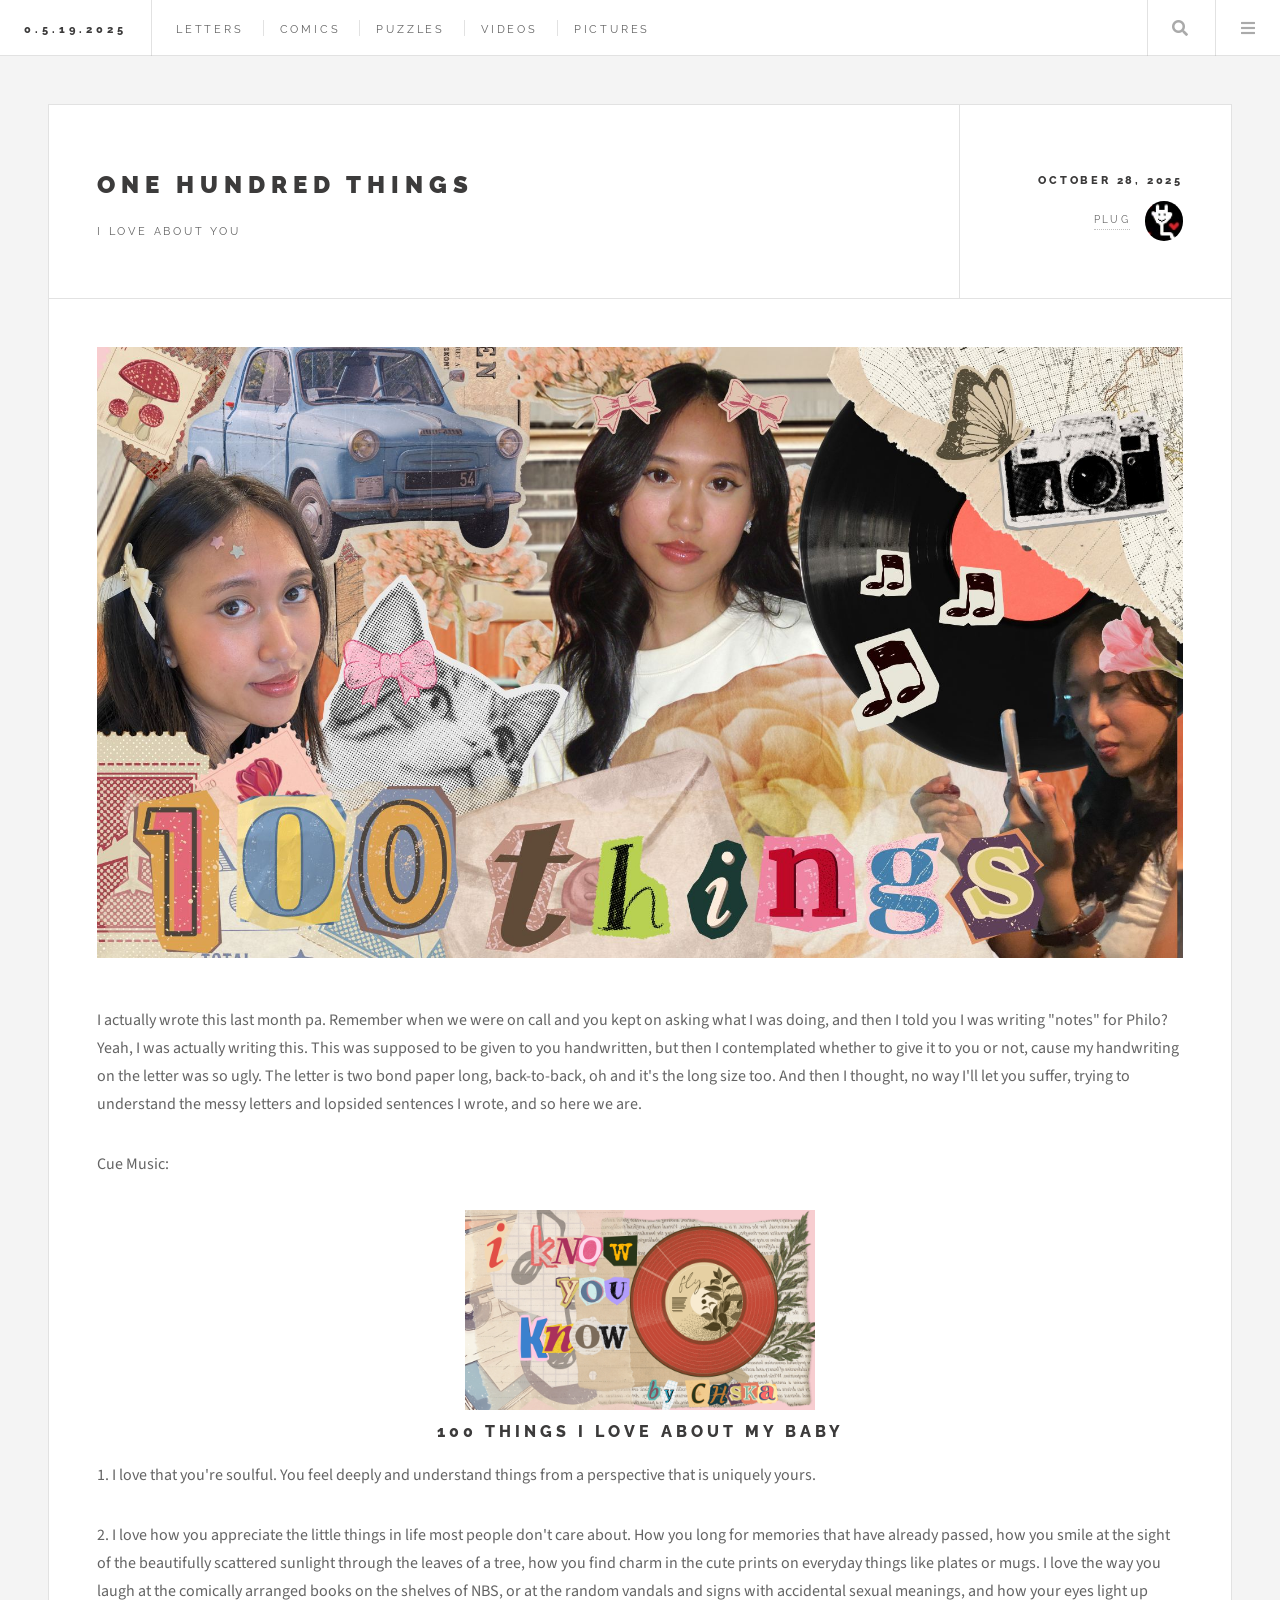
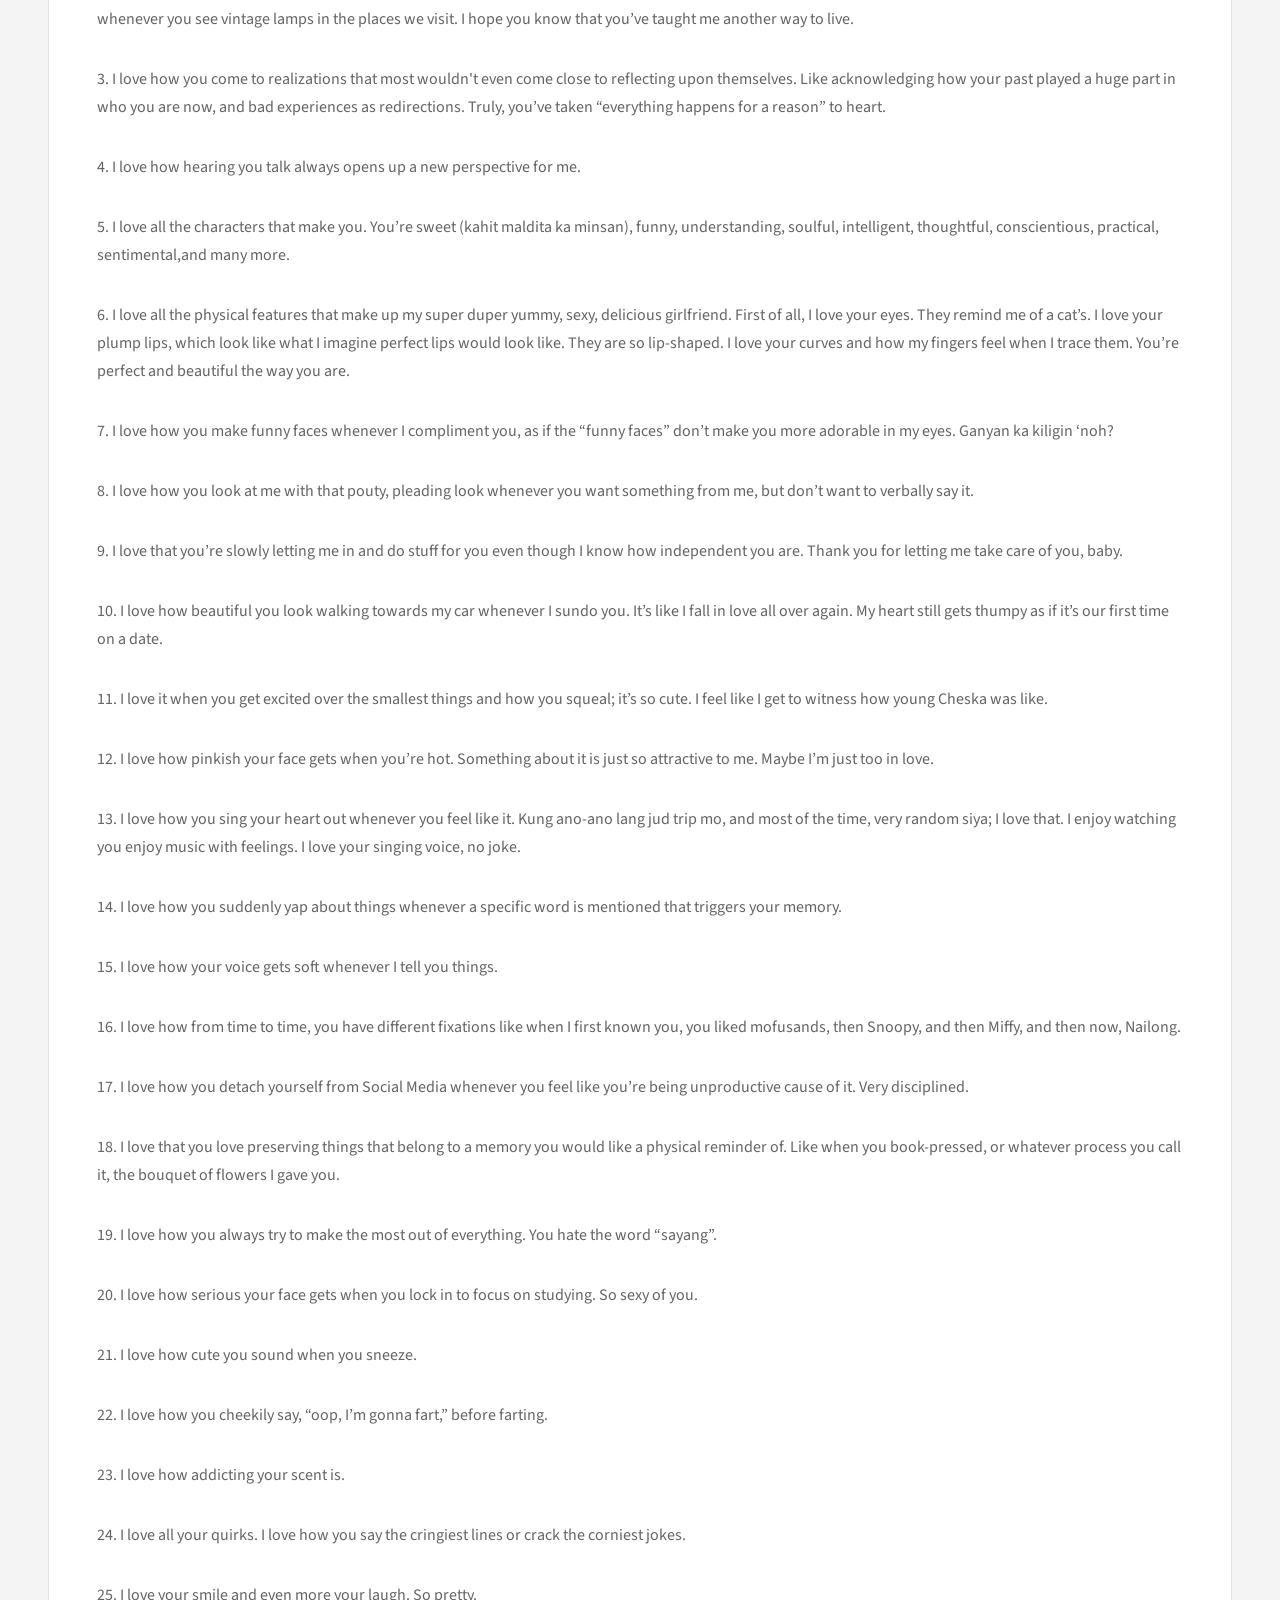
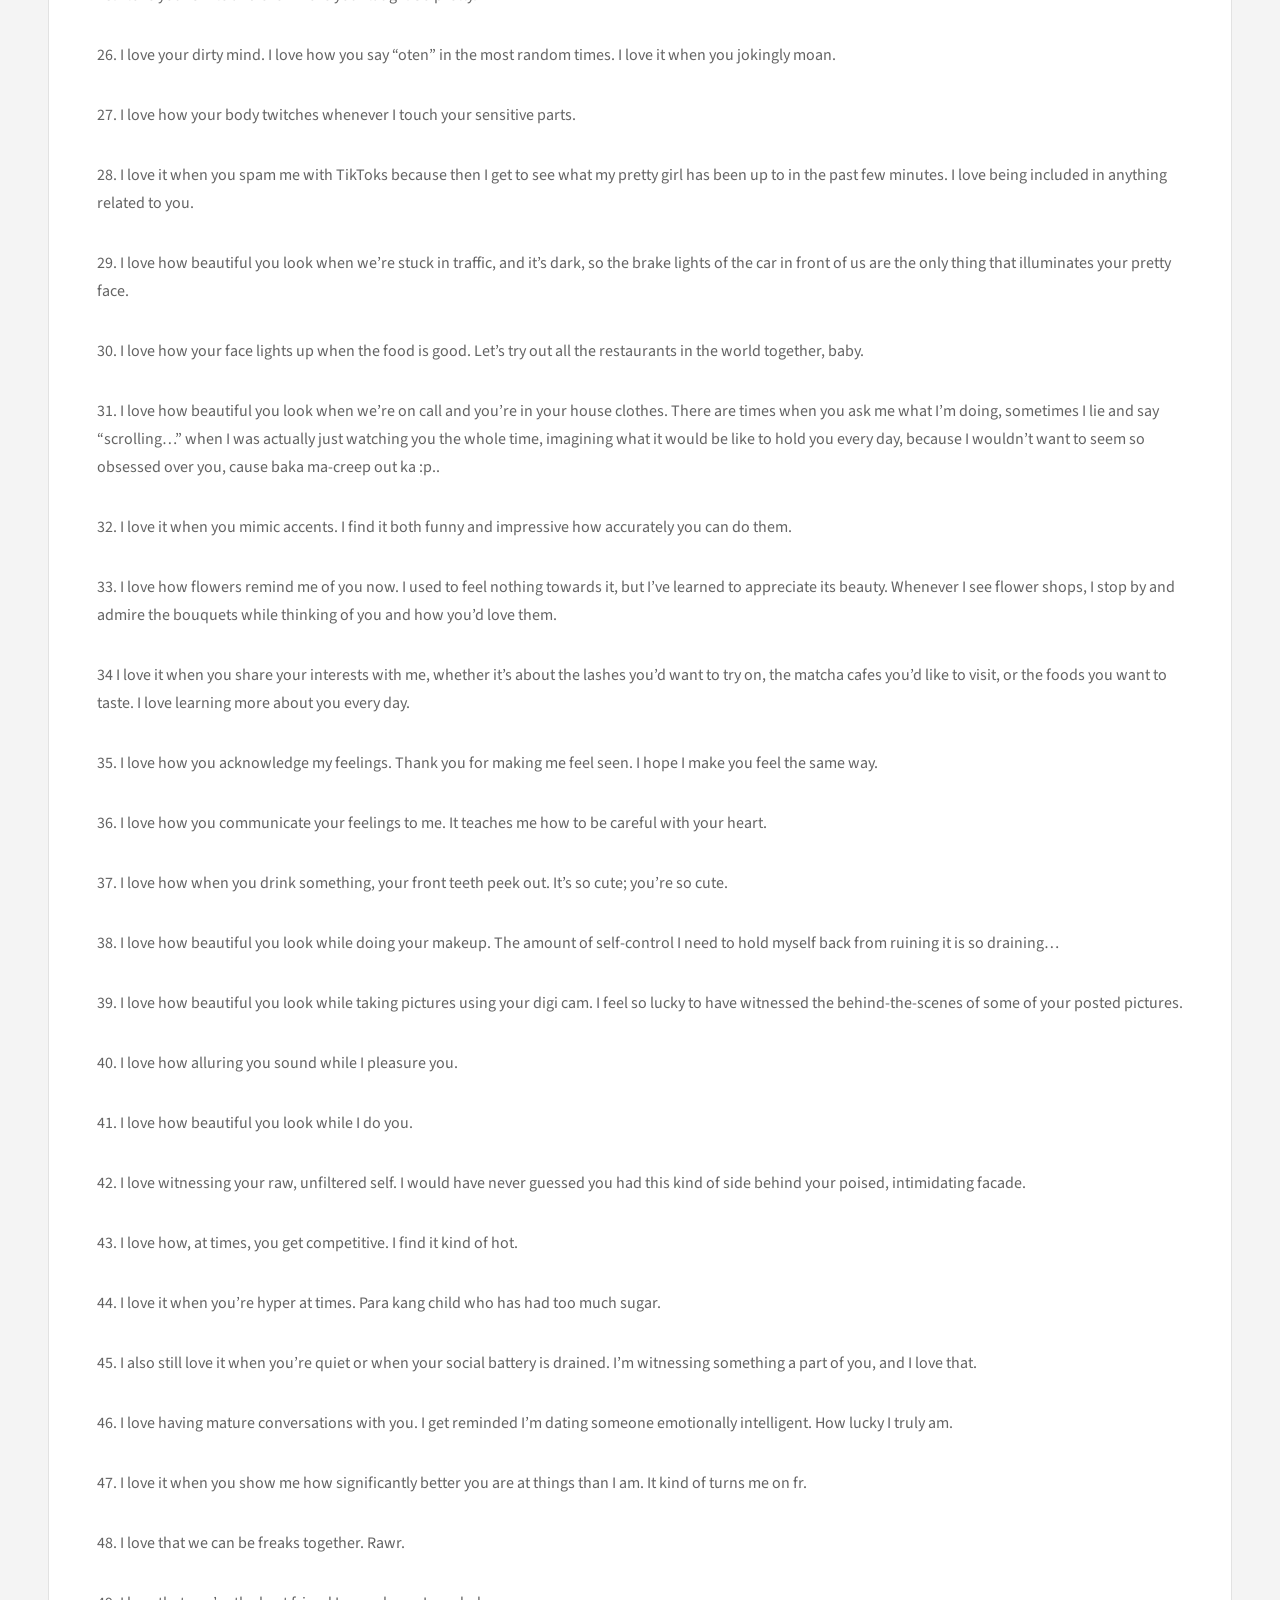
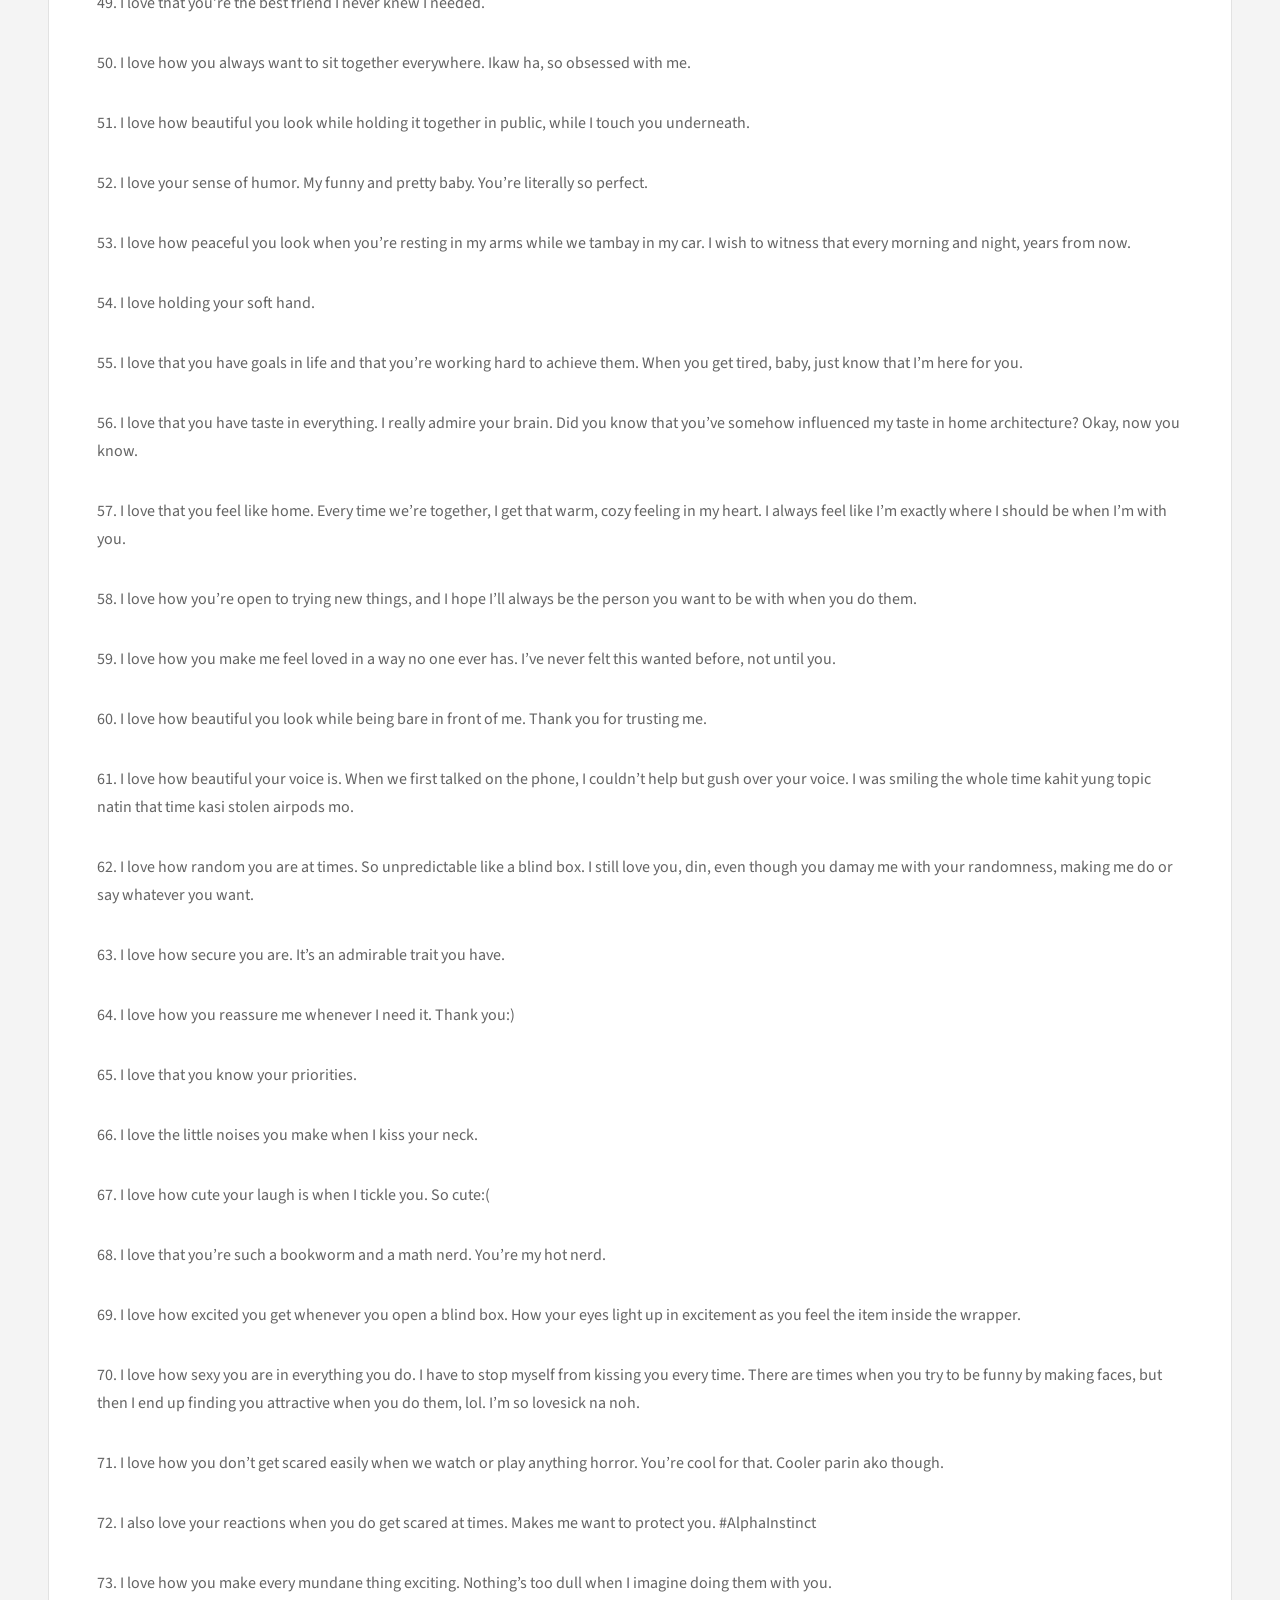
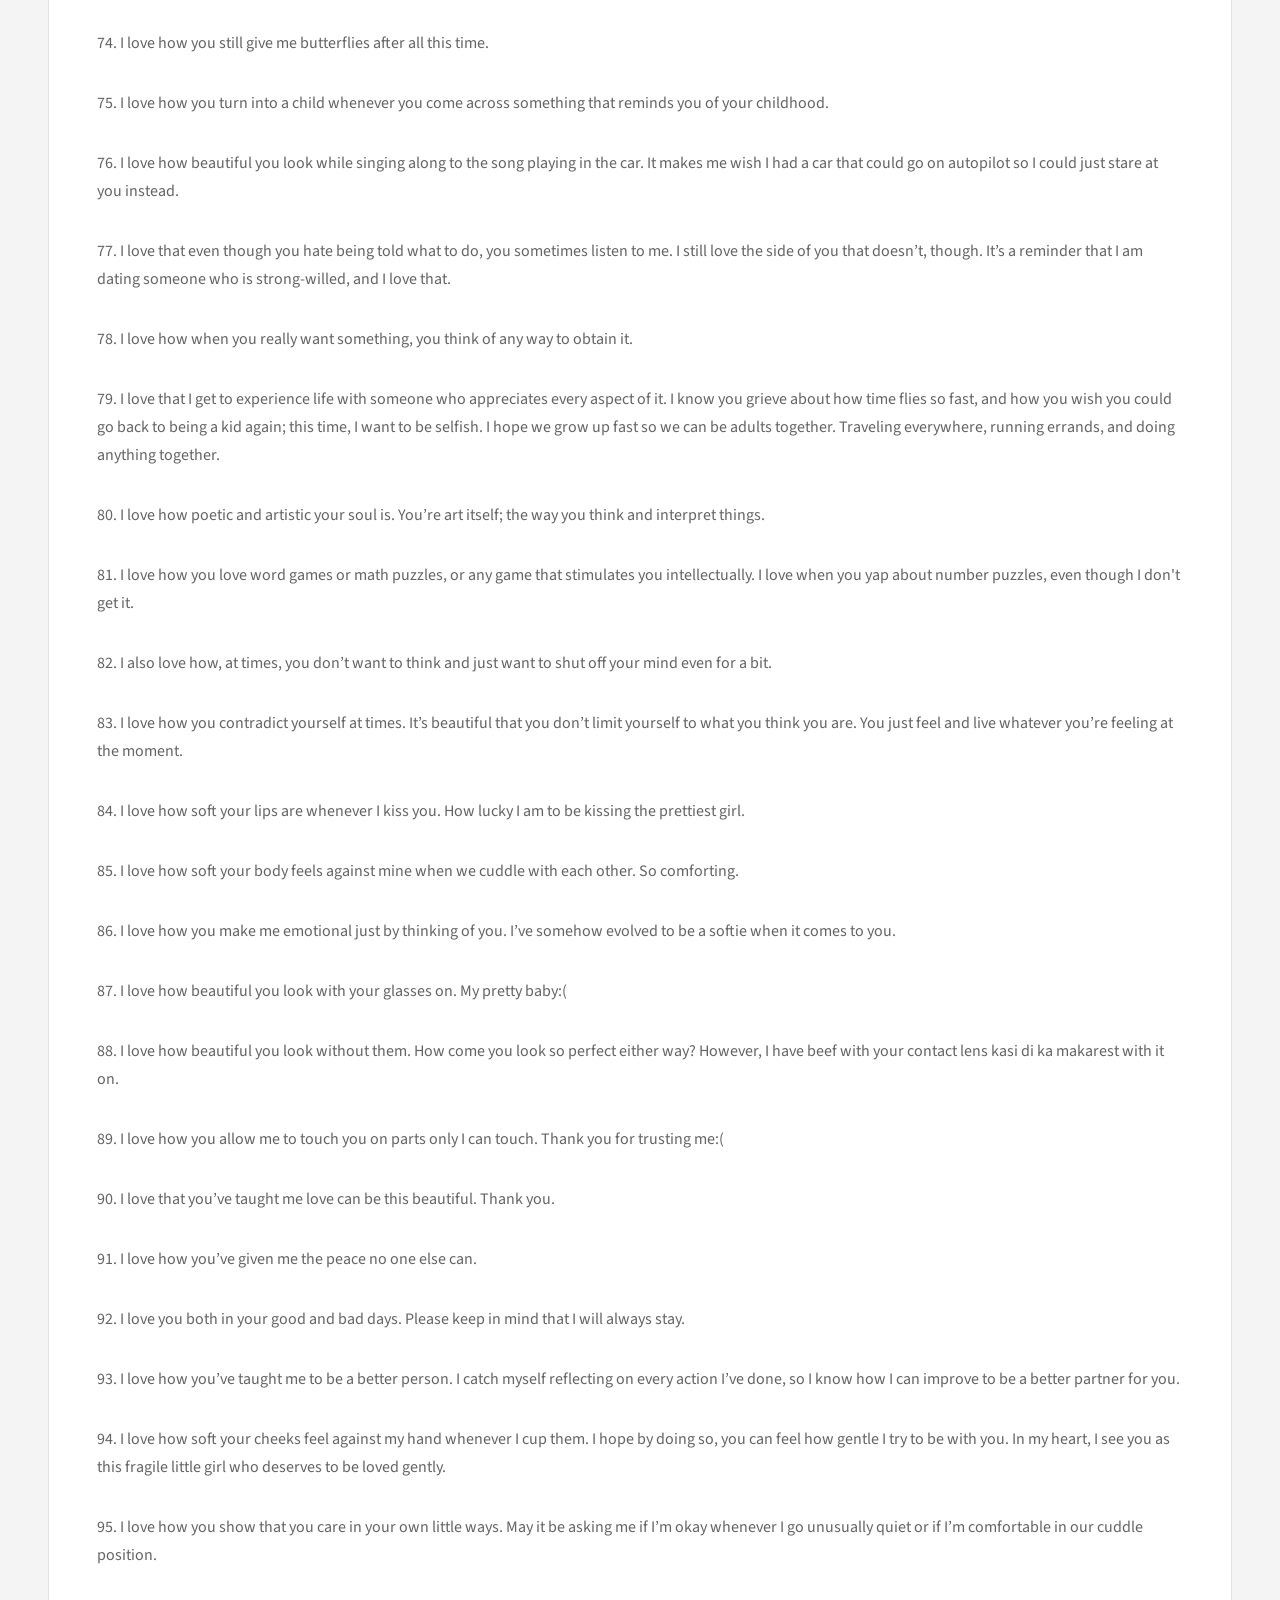
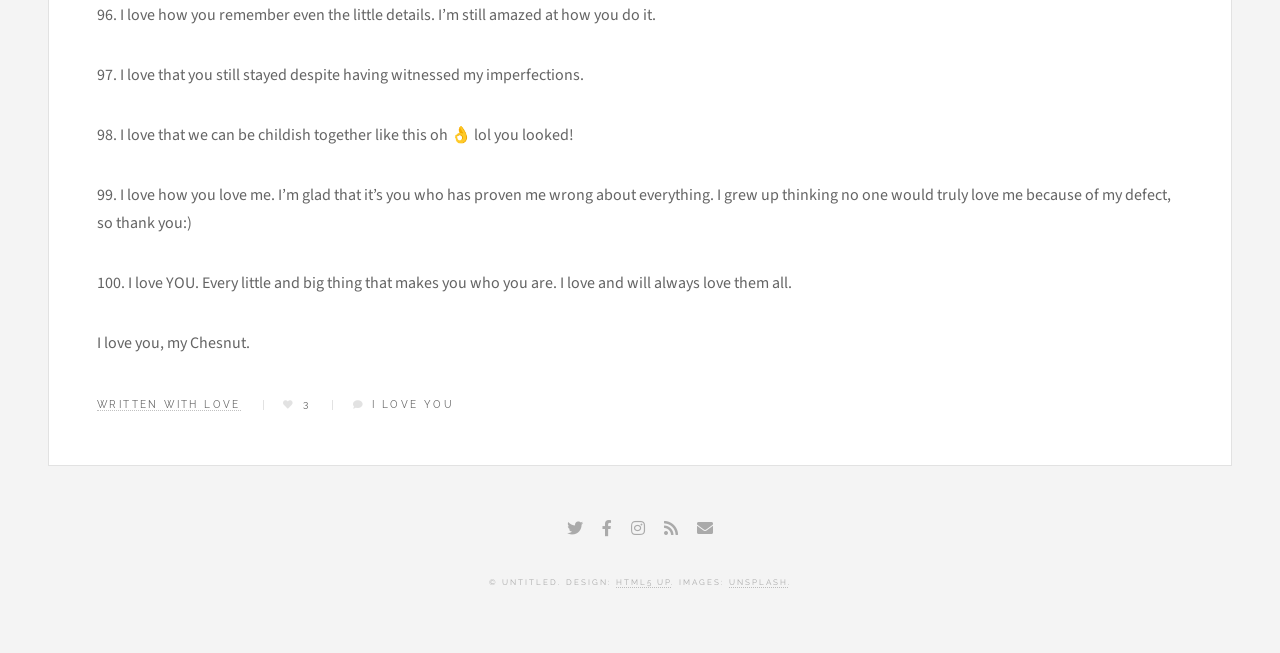
<file: 100.html>
<!DOCTYPE HTML>
<!--
	Future Imperfect by HTML5 UP
	html5up.net | @ajlkn
	Free for personal and commercial use under the CCA 3.0 license (html5up.net/license)
-->
<html>
	<head>
		<title>Single - Future Imperfect by HTML5 UP</title>
		<meta charset="utf-8" />
		<meta name="viewport" content="width=device-width, initial-scale=1, user-scalable=no" />
		<link rel="stylesheet" href="assets/css/main.css" />
	</head>
	<body class="single is-preload">

		<!-- Wrapper -->
			<div id="wrapper">

				<!-- Header -->
					<header id="header">
						<h1><a href="index.html">0.5.19.2025</a></h1>
						<nav class="links">
							<ul>
								<li><a href="index.html">LETTERS</a></li>
								<li><a href="COMICS.html">COMICS</a></li>
								<li><a href="Puzzles.html">PUZZLES</a></li>
								<li><a href="#">VIDEOS</a></li>
								<li><a href="#">PICTURES</a></li>
							</ul>
						</nav>
						<nav class="main">
							<ul>
								<li class="search">
									<a class="fa-search" href="#search">Search</a>
									<form id="search" method="get" action="#">
										<input type="text" name="query" placeholder="Search" />
									</form>
								</li>
								<li class="menu">
									<a class="fa-bars" href="#menu">Menu</a>
								</li>
							</ul>
						</nav>
					</header>

				<!-- Menu -->
					<section id="menu">

						<!-- Search -->
							<section>
								<form class="search" method="get" action="#">
									<input type="text" name="query" placeholder="Search" />
								</form>
							</section>

						<!-- Links -->
							<section>
								<ul class="links">
									<li>
										<a href="#">
											<h3>food dates</h3>
											<p>LET'S GET FAT TOGETHER</p>
										</a>
									</li>
									<li>
										<a href="#">
											<h3>travel dates</h3>
											<p>LET'S WITNESS THE WORLD TOGETHER</p>
										</a>
									</li>
								</ul>
							</section>

						<!-- Actions -->
							<section>
								<ul class="actions stacked">
									<li><a href="index.html" class="button large fit">back</a></li>
								</ul>
							</section>

					</section>

				<!-- Main -->
					<div id="main">

						<!-- Post -->
							<article class="post">
								<header>
									<div class="title">
										<h2>One hundred things</h2>
										<p>I love about you</p>
									</div>
									<div class="meta">
										<time class="published" datetime="2015-11-01">October 28, 2025</time>
										<a href="#" class="author"><span class="name">Plug</span><img src="assets/images/avatar.jpg" alt="" /></a>
									</div>
								</header>
								<span class="image featured"><img src="assets/images/100%20things.jpg" alt="" /></span>
								<p>I actually wrote this last month pa. Remember when we were on call and you kept on asking what I was doing, and then I told you I was writing "notes" for Philo? Yeah, I was actually writing this. This was supposed to be given to you handwritten, but then I contemplated whether to give it to you or not, cause my handwriting on the letter was so ugly. The letter is two bond paper long, back-to-back, oh and it's the long size too. And then I thought, no way I'll let you suffer, trying to understand the messy letters and lopsided sentences I wrote, and so here we are. </p>
								<p> Cue Music:</p>
								<div style="text-align: center;">
								<img src="assets/images/IKYK.png" width="350" height="200" alt="Description of image">
								</div>
							<div style="text-align: center;">
								<h1>100 Things I love about my baby </h1>
								</div>
								<p>1. I love that you're soulful. You feel deeply and understand things from a perspective that is uniquely yours.</p>
								<p>2. I love how you appreciate the little things in life most people don't care about. How you long for memories that have already passed, how you smile at the sight of the beautifully scattered sunlight through the leaves of a tree, how you find charm in the cute prints on everyday things like plates or mugs. I love the way you laugh at the comically arranged books on the shelves of NBS, or at the random vandals and signs with accidental sexual meanings, and how your eyes light up whenever you see vintage lamps in the places we visit. I hope you know that you’ve taught me another way to live.</p>
								<p>3. I love how you come to realizations that most wouldn't even come close to reflecting upon themselves. Like acknowledging how your past played a huge part in who you are now, and bad experiences as redirections. Truly, you’ve taken “everything happens for a reason” to heart.</p>
								<p>4. I love how hearing you talk always opens up a new perspective for me.</p>
								<p>5. I love all the characters that make you. You’re sweet (kahit maldita ka minsan), funny, understanding, soulful, intelligent, thoughtful, conscientious, practical, sentimental,and many more. </p>
								<p>6. I love all the physical features that make up my super duper yummy, sexy, delicious girlfriend. First of all, I love your eyes. They remind me of a cat’s. I love your plump lips, which look like what I imagine perfect lips would look like. They are so lip-shaped. I love your curves and how my fingers feel when I trace them. You’re perfect and beautiful the way you are.</p>
								<p>7. I love how you make funny faces whenever I compliment you, as if the “funny faces” don’t make you more adorable in my eyes. Ganyan ka kiligin ‘noh?</p>
								<p>8. I love how you look at me with that pouty, pleading look whenever you want something from me, but don’t want to verbally say it. </p>
								<p>9. I love that you’re slowly letting me in and do stuff for you even though I know how independent you are. Thank you for letting me take care of you, baby.</p>
								<p>10. I love how beautiful you look walking towards my car whenever I sundo you. It’s like I fall in love all over again. My heart still gets thumpy as if it’s our first time on a date.</p>
								<p>11. I love it when you get excited over the smallest things and how you squeal; it’s so cute. I feel like I get to witness how young Cheska was like.</p>
								<p>12. I love how pinkish your face gets when you’re hot. Something about it is just so attractive to me. Maybe I’m just too in love.</p>
								<p>13. I love how you sing your heart out whenever you feel like it. Kung ano-ano lang jud trip mo, and most of the time, very random siya; I love that. I enjoy watching you enjoy music with feelings. I love your singing voice, no joke.</p>
								<p>14. I love how you suddenly yap about things whenever a specific word is mentioned that triggers your memory.</p>
								<p>15. I love how your voice gets soft whenever I tell you things.</p>
								<p>16. I love how from time to time, you have different fixations like when I first known you, you liked mofusands, then Snoopy, and then Miffy, and then now, Nailong.</p>
								<p>17. I love how you detach yourself from Social Media whenever you feel like you’re being unproductive cause of it. Very disciplined.</p>
								<p>18. I love that you love preserving things that belong to a memory you would like a physical reminder of. Like when you book-pressed, or whatever process you call it, the bouquet of flowers I gave you.</p>
								<p>19. I love how you always try to make the most out of everything. You hate the word “sayang”.</p>
								<p>20. I love how serious your face gets when you lock in to focus on studying. So sexy of you.</p>
								<p>21. I love how cute you sound when you sneeze.</p>
								<p>22. I love how you cheekily say, “oop, I’m gonna fart,” before farting.</p>
								<p>23. I love how addicting your scent is.</p>
								<p>24. I love all your quirks. I love how you say the cringiest lines or crack the corniest jokes.</p>
								<p>25. I love your smile and even more your laugh. So pretty.</p>
								<p>26. I love your dirty mind. I love how you say “oten” in the most random times. I love it when you jokingly moan.</p>
								<p>27. I love how your body twitches whenever I touch your sensitive parts. </p>
								<p>28. I love it when you spam me with TikToks because then I get to see what my pretty girl has been up to in the past few minutes. I love being included in anything related to you.</p>
								<p>29. I love how beautiful you look when we’re stuck in traffic, and it’s dark, so the brake lights of the car in front of us are the only thing that illuminates your pretty face.</p>
								<p>30. I love how your face lights up when the food is good. Let’s try out all the restaurants in the world together, baby.</p>
								<p>31. I love how beautiful you look when we’re on call and you’re in your house clothes. There are times when you ask me what I’m doing, sometimes I lie and say “scrolling…” when I was actually just watching you the whole time, imagining what it would be like to hold you every day, because I wouldn’t want to seem so obsessed over you, cause baka ma-creep out ka :p..</p>
								<p>32. I love it when you mimic accents. I find it both funny and impressive how accurately you can do them.</p>
								<p>33. I love how flowers remind me of you now. I used to feel nothing towards it, but I’ve learned to appreciate its beauty. Whenever I see flower shops, I stop by and admire the bouquets while thinking of you and how you’d love them.</p>
								<p>34 I love it when you share your interests with me, whether it’s about the lashes you’d want to try on, the matcha cafes you’d like to visit, or the foods you want to taste. I love learning more about you every day. </p>
								<p>35. I love how you acknowledge my feelings. Thank you for making me feel seen. I hope I make you feel the same way.</p>
								<p>36. I love how you communicate your feelings to me. It teaches me how to be careful with your heart.</p>
								<p>37. I love how when you drink something, your front teeth peek out. It’s so cute; you’re so cute.</p>
								<p>38. I love how beautiful you look while doing your makeup. The amount of self-control I need to hold myself back from ruining it is so draining…</p>
								<p>39. I love how beautiful you look while taking pictures using your digi cam. I feel so lucky to have witnessed the behind-the-scenes of some of your posted pictures.</p>
								<p>40. I love how alluring you sound while I pleasure you.</p>
								<p>41. I love how beautiful you look while I do you.</p>
								<p>42. I love witnessing your raw, unfiltered self. I would have never guessed you had this kind of side behind your poised, intimidating facade.</p>
								<p>43. I love how, at times, you get competitive. I find it kind of hot.</p>
								<p>44. I love it when you’re hyper at times. Para kang child who has had too much sugar.</p>
								<p>45. I also still love it when you’re quiet or when your social battery is drained. I’m witnessing something a part of you, and I love that.</p>
								<p>46. I love having mature conversations with you. I get reminded I’m dating someone emotionally intelligent. How lucky I truly am.</p>
								<p>47. I love it when you show me how significantly better you are at things than I am. It kind of turns me on fr.</p>
								<p>48. I love that we can be freaks together. Rawr.</p>
								<p>49. I love that you’re the best friend I never knew I needed. </p>
								<p>50. I love how you always want to sit together everywhere. Ikaw ha, so obsessed with me.</p>
								<p>51. I love how beautiful you look while holding it together in public, while I touch you underneath.</p>
								<p>52. I love your sense of humor. My funny and pretty baby. You’re literally so perfect.</p>
								<p>53. I love how peaceful you look when you’re resting in my arms while we tambay in my car. I wish to witness that every morning and night, years from now.</p>
								<p>54. I love holding your soft hand. </p>
								<p>55. I love that you have goals in life and that you’re working hard to achieve them. When you get tired, baby, just know that I’m here for you.</p>
								<p>56. I love that you have taste in everything. I really admire your brain. Did you know that you’ve somehow influenced my taste in home architecture? Okay, now you know.</p>
								<p>57. I love that you feel like home. Every time we’re together, I get that warm, cozy feeling in my heart. I always feel like I’m exactly where I should be when I’m with you.</p>
								<p>58. I love how you’re open to trying new things, and I hope I’ll always be the person you want to be with when you do them.</p>
								<p>59. I love how you make me feel loved in a way no one ever has. I’ve never felt this wanted before, not until you.</p>
								<p>60. I love how beautiful you look while being bare in front of me. Thank you for trusting me.</p>
								<p>61. I love how beautiful your voice is. When we first talked on the phone, I couldn’t help but gush over your voice. I was smiling the whole time kahit yung topic natin that time kasi stolen airpods mo.</p>
								<p>62. I love how random you are at times. So unpredictable like a blind box. I still love you, din, even though you damay me with your randomness, making me do or say whatever you want.</p>
								<p>63. I love how secure you are. It’s an admirable trait you have.</p>
								<p>64. I love how you reassure me whenever I need it. Thank you:)</p>
								<p>65. I love that you know your priorities.</p>
								<p>66. I love the little noises you make when I kiss your neck.</p>
								<p>67. I love how cute your laugh is when I tickle you. So cute:(</p>
								<p>68. I love that you’re such a bookworm and a math nerd. You’re my hot nerd.</p>
								<p>69. I love how excited you get whenever you open a blind box. How your eyes light up in excitement as you feel the item inside the wrapper.</p>
								<p>70. I love how sexy you are in everything you do. I have to stop myself from kissing you every time. There are times when you try to be funny by making faces, but then I end up finding you attractive when you do them, lol. I’m so lovesick na noh.</p>
								<p>71. I love how you don’t get scared easily when we watch or play anything horror. You’re cool for that. Cooler parin ako though.</p>
								<p>72. I also love your reactions when you do get scared at times. Makes me want to protect you. #AlphaInstinct</p>
								<p>73. I love how you make every mundane thing exciting. Nothing’s too dull when I imagine doing them with you. </p>
								<p>74. I love how you still give me butterflies after all this time.</p>
								<p>75. I love how you turn into a child whenever you come across something that reminds you of your childhood. </p>
								<p>76. I love how beautiful you look while singing along to the song playing in the car. It makes me wish I had a car that could go on autopilot so I could just stare at you instead. </p>
								<p>77. I love that even though you hate being told what to do, you sometimes listen to me. I still love the side of you that doesn’t, though. It’s a reminder that I am dating someone who is strong-willed, and I love that.</p>
								<p>78. I love how when you really want something, you think of any way to obtain it.</p>
								<p>79. I love that I get to experience life with someone who appreciates every aspect of it. I know you grieve about how time flies so fast, and how you wish you could go back to being a kid again; this time, I want to be selfish. I hope we grow up fast so we can be adults together. Traveling everywhere, running errands, and doing anything together.</p>
								<p>80. I love how poetic and artistic your soul is. You’re art itself; the way you think and interpret things.</p>
								<p>81. I love how you love word games or math puzzles, or any game that stimulates you intellectually. I love when you yap about number puzzles, even though I don't get it.</p>
								<p>82. I also love how, at times, you don’t want to think and just want to shut off your mind even for a bit.</p>
								<p>83. I love how you contradict yourself at times. It’s beautiful that you don’t limit yourself to what you think you are. You just feel and live whatever you’re feeling at the moment.</p>
								<p>84. I love how soft your lips are whenever I kiss you. How lucky I am to be kissing the prettiest girl.</p>
								<p>85. I love how soft your body feels against mine when we cuddle with each other. So comforting.</p>
								<p>86. I love how you make me emotional just by thinking of you. I’ve somehow evolved to be a softie when it comes to you.</p>
								<p>87. I love how beautiful you look with your glasses on. My pretty baby:(</p>
								<p>88. I love how beautiful you look without them. How come you look so perfect either way? However, I have beef with your contact lens kasi di ka makarest with it on.</p>
								<p>89. I love how you allow me to touch you on parts only I can touch. Thank you for trusting me:(</p>
								<p>90. I love that you’ve taught me love can be this beautiful. Thank you.</p>
								<p>91. I love how you’ve given me the peace no one else can.</p>
								<p>92. I love you both in your good and bad days. Please keep in mind that I will always stay.</p>
								<p>93. I love how you’ve taught me to be a better person. I catch myself reflecting on every action I’ve done, so I know how I can improve to be a better partner for you.</p>
								<p>94. I love how soft your cheeks feel against my hand whenever I cup them. I hope by doing so, you can feel how gentle I try to be with you. In my heart, I see you as this fragile little girl who deserves to be loved gently.</p>
								<p>95. I love how you show that you care in your own little ways. May it be asking me if I’m okay whenever I go unusually quiet or if I’m comfortable in our cuddle position.</p>
								<p>96. I love how you remember even the little details. I’m still amazed at how you do it.</p>
								<p>97. I love that you still stayed despite having witnessed my imperfections.</p>
								<p>98. I love that we can be childish together like this oh 👌 lol you looked!</p>
								<p>99. I love how you love me. I’m glad that it’s you who has proven me wrong about everything. I grew up thinking no one would truly love me because of my defect, so thank you:)</p>
								<p>100. I love YOU. Every little and big thing that makes you who you are. I love and will always love them all. </p>
								
								<p>I love you, my Chesnut. </p>
								
								
								
								
								
								
								
								<footer>
									<ul class="stats">
										<li><a href="#">written with love</a></li>
										<li><a href="#" class="icon solid fa-heart">3</a></li>
										<li><a href="#" class="icon solid fa-comment">i love you</a></li>
									</ul>
								</footer>
							</article>

					</div>

				<!-- Footer -->
					<section id="footer">
						<ul class="icons">
							<li><a href="#" class="icon brands fa-twitter"><span class="label">Twitter</span></a></li>
							<li><a href="#" class="icon brands fa-facebook-f"><span class="label">Facebook</span></a></li>
							<li><a href="#" class="icon brands fa-instagram"><span class="label">Instagram</span></a></li>
							<li><a href="#" class="icon solid fa-rss"><span class="label">RSS</span></a></li>
							<li><a href="#" class="icon solid fa-envelope"><span class="label">Email</span></a></li>
						</ul>
						<p class="copyright">&copy; Untitled. Design: <a href="http://html5up.net">HTML5 UP</a>. Images: <a href="http://unsplash.com">Unsplash</a>.</p>
					</section>

			</div>

		<!-- Scripts -->
			<script src="assets/js/jquery.min.js"></script>
			<script src="assets/js/browser.min.js"></script>
			<script src="assets/js/breakpoints.min.js"></script>
			<script src="assets/js/util.js"></script>
			<script src="assets/js/main.js"></script>

	</body>
</html>
</file>
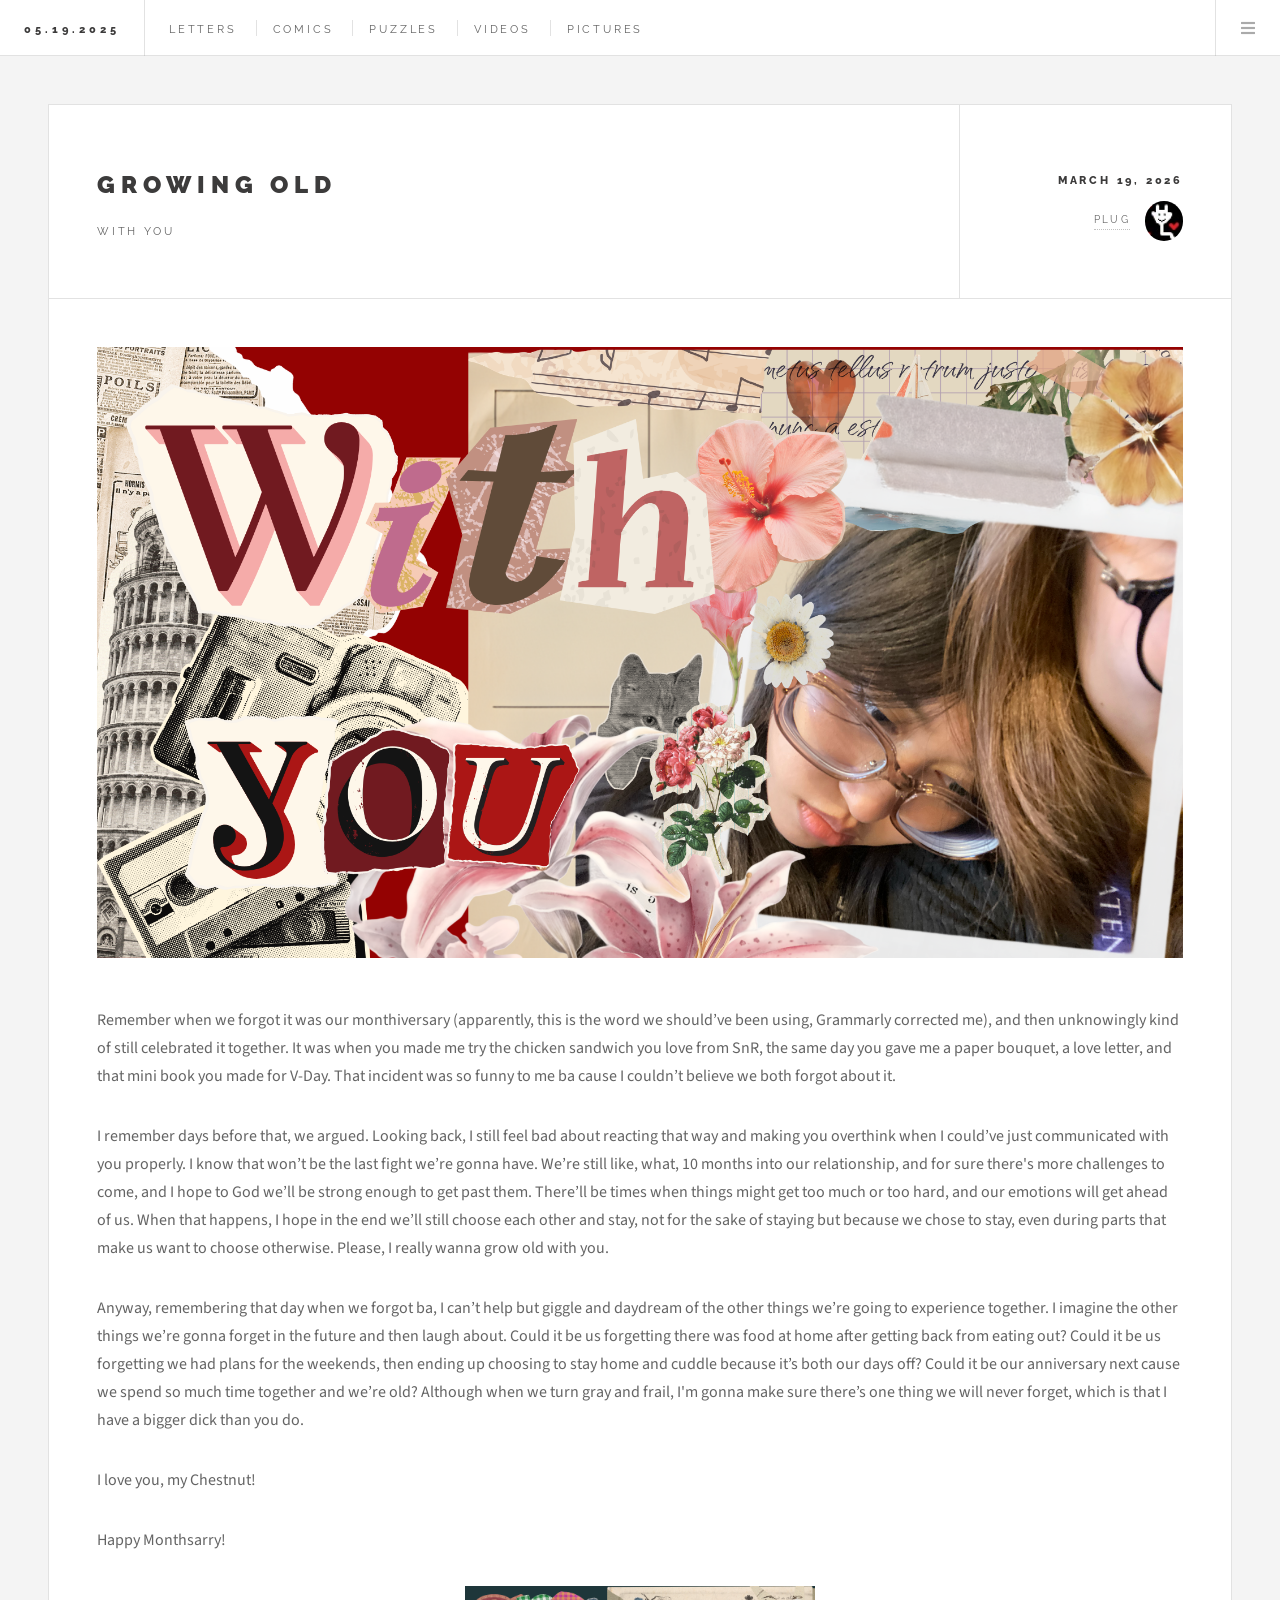
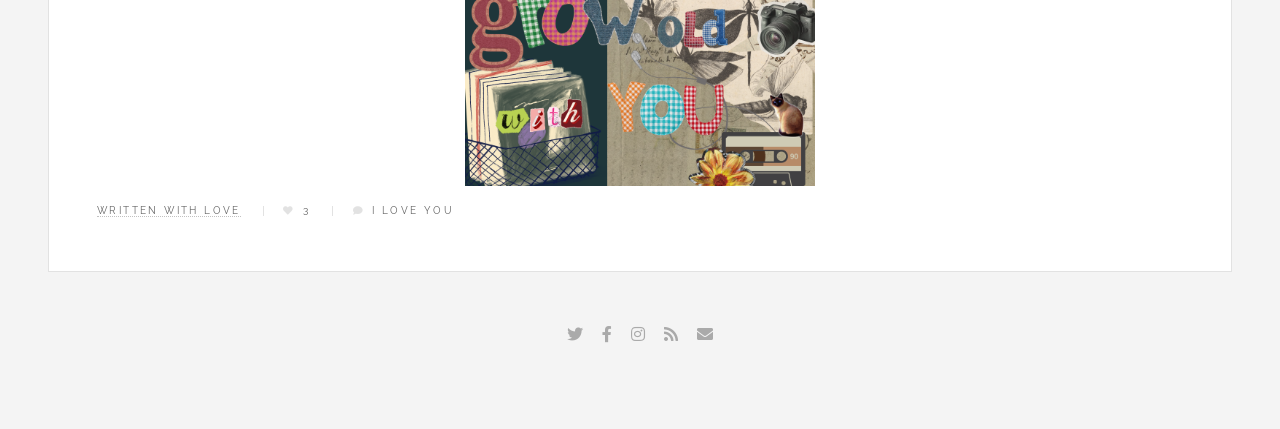
<file: 19th.html>
<!DOCTYPE HTML>
<!--
	Future Imperfect by HTML5 UP
	html5up.net | @ajlkn
	Free for personal and commercial use under the CCA 3.0 license (html5up.net/license)
-->
<html>
	<head>
		<title>For My Baby</title>
		<meta charset="utf-8" />
		<meta name="viewport" content="width=device-width, initial-scale=1, user-scalable=no" />
		<link rel="stylesheet" href="assets/css/main.css" />
	</head>
	<body class="single is-preload">

		<!-- Wrapper -->
			<div id="wrapper">

				<!-- Header -->
					<header id="header">
						<h1><a href="index.html">05.19.2025</a></h1>
						<nav class="links">
							<ul>
								<li><a href="index.html">LETTERS</a></li>
								<li><a href="COMICS.html">COMICS</a></li>
								<li><a href="Puzzles.html">PUZZLES</a></li>
								<li><a href="#">VIDEOS</a></li>
								<li><a href="#">PICTURES</a></li>
							</ul>
						</nav>
						<nav class="main">
							<ul>
								<li
									
									<form id="search" method="get" action="#">
										<input type="text" name="query" placeholder="Search" />
									</form>
								</li>
								<li class="menu">
									<a class="fa-bars" href="#menu">Menu</a>
								</li>
							</ul>
						</nav>
					</header>

				<!-- Menu -->
					<section id="menu">

						<!-- Search -->
							<section>
								<form class="search" method="get" action="#">
									<input type="text" name="query" placeholder="Search" />
								</form>
							</section>

						<!-- Links -->
							<section>
								<ul class="links">
									<li>
										<a href="#">
											<h3>food dates</h3>
											<p>LET'S GET FAT TOGETHER</p>
										</a>
									</li>
									<li>
										<a href="#">
											<h3>travel dates</h3>
											<p>LET'S WITNESS THE WORLD TOGETHER</p>
										</a>
									</li>
									
								</ul>
							</section>

						<!-- Actions -->
							<section>
								<ul class="actions stacked">
									<li><a href="index.html" class="button large fit">BACK</a></li>
								</ul>
							</section>

					</section>

				<!-- Main -->
					<div id="main">

						<!-- Post -->
							<article class="post">
								<header>
									<div class="title">
										<h2>Growing Old </h2>
										<p>With You</p>
									</div>
									<div class="meta">
										<time class="published" datetime="2025-1-07">March 19, 2026</time>
										<a class="author"><span class="name">plug</span><img src="assets/images/avatar.jpg" alt="" /></a>
									</div>
								</header>
								<span class="image featured"><img src="assets/images/with%20you.png" alt="" /></span>
<p>Remember when we forgot it was our monthiversary (apparently, this is the word we should’ve been using, Grammarly corrected me), and then unknowingly kind of still celebrated it together. It was when you made me try the chicken sandwich you love from SnR, the same day you gave me a paper bouquet, a love letter, and that mini book you made for V-Day. That incident was so funny to me ba cause I couldn’t believe we both forgot about it. </p>								
<p>I remember days before that, we argued. Looking back, I still feel bad about reacting that way and making you overthink when I could’ve just communicated with you properly. I know that won’t be the last fight we’re gonna have. We’re still like, what, 10 months into our relationship, and for sure there's more challenges to come, and I hope to God we’ll be strong enough to get past them. There’ll be times when things might get too much or too hard, and our emotions will get ahead of us. When that happens, I hope in the end we’ll still choose each other and stay, not for the sake of staying but because we chose to stay, even during parts that make us want to choose otherwise. Please, I really wanna grow old with you. </p>								
<p> Anyway, remembering that day when we forgot ba, I can’t help but giggle and daydream of the other things we’re going to experience together. I imagine the other things we’re gonna forget in the future and then laugh about. Could it be us forgetting there was food at home after getting back from eating out? Could it be us forgetting we had plans for the weekends, then ending up choosing to stay home and cuddle because it’s both our days off? Could it be our anniversary next cause we spend so much time together and we’re old? Although when we turn gray and frail, I'm gonna make sure there’s one thing we will never forget, which is that I have a bigger dick than you do. </p>
<p>I love you, my Chestnut!</p>
								
								<p>Happy Monthsarry!</p>
								<div style="text-align: center;">
								<img src="assets/images/grow%20old%20with%20you.png" width="350" height="200" alt="Description of image">
								</div>
								<footer>
									<ul class="stats">
										<li><a href="#">written with love</a></li>
										<li><a href="#" class="icon solid fa-heart">3</a></li>
										<li><a href="#" class="icon solid fa-comment">i love you</a></li>
									</ul>
								</footer>
							</article>

					</div>

				<!-- Footer -->
					<section id="footer">
						<ul class="icons">
							<li><a href="#" class="icon brands fa-twitter"><span class="label">Twitter</span></a></li>
							<li><a href="#" class="icon brands fa-facebook-f"><span class="label">Facebook</span></a></li>
							<li><a href="#" class="icon brands fa-instagram"><span class="label">Instagram</span></a></li>
							<li><a href="#" class="icon solid fa-rss"><span class="label">RSS</span></a></li>
							<li><a href="#" class="icon solid fa-envelope"><span class="label">Email</span></a></li>
						</ul>
						
					</section>

			</div>

		<!-- Scripts -->
			<script src="assets/js/jquery.min.js"></script>
			<script src="assets/js/browser.min.js"></script>
			<script src="assets/js/breakpoints.min.js"></script>
			<script src="assets/js/util.js"></script>
			<script src="assets/js/main.js"></script>

	</body>
</html>
</file>
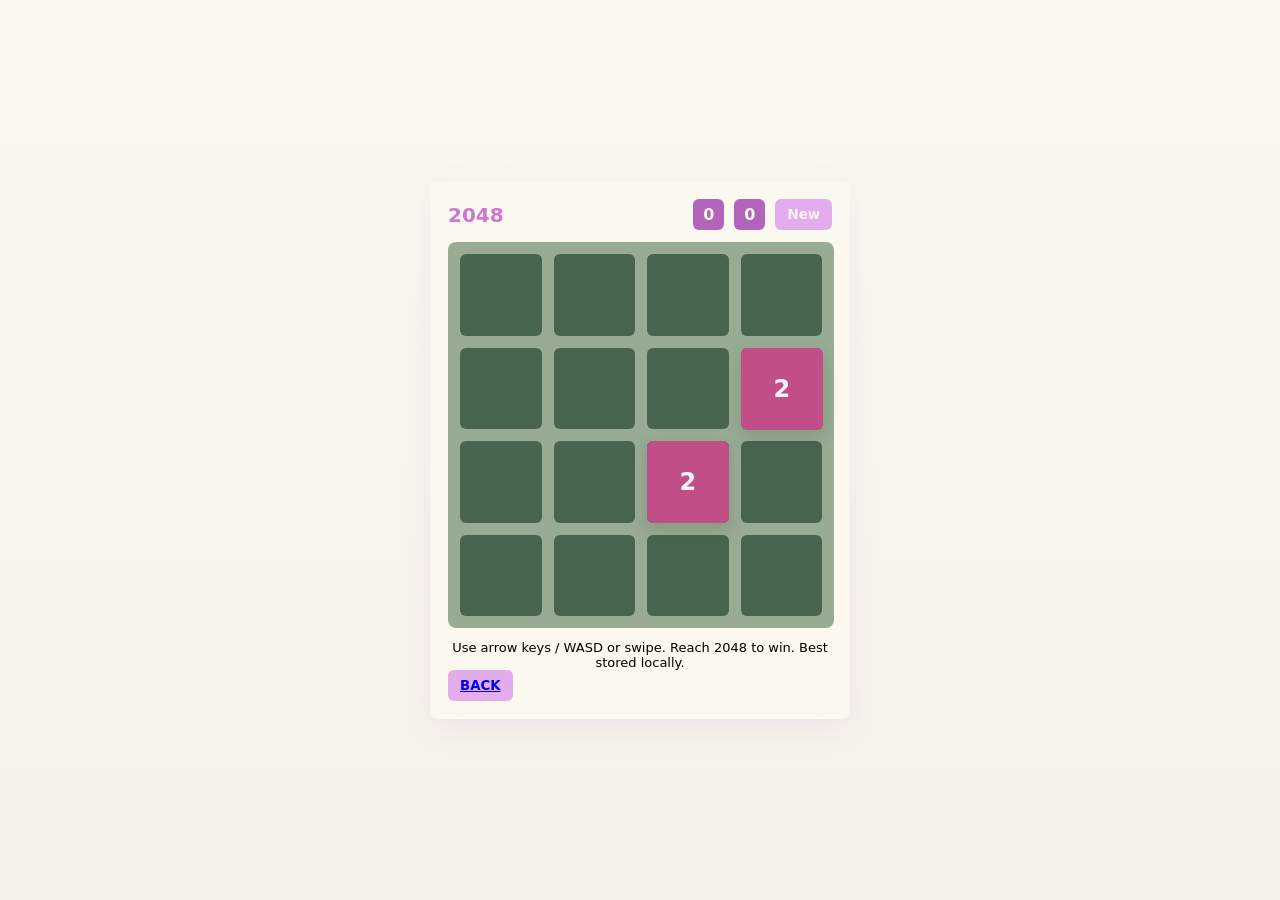
<file: 2048_Version2.html>
<!doctype html>
<html lang="en">
<head>
  <meta charset="utf-8" />
  <meta name="viewport" content="width=device-width,initial-scale=1" />
  <title>2048 — Single File</title>
  <style>
    :root{
      --bg:#faf8ef; --board:#97ac92; --cell:#4a654e;
      --tile-2:#c14e87; --tile-4:#f0afff; --tile-8:#e344ff; --tile-16:#b96be2;
      --tile-32:#a879e7; --tile-64:#8948bf; --tile-128:#c664ea; --tile-256:#c14a8e;
      --tile-512:#993ca0; --tile-1024:#ed3fc4; --tile-2048:#ed2e8d;
      --text-dark:#fef4ff; --text-light:#f9f6f2;
    }
    *{box-sizing:border-box;font-family:Inter,system-ui,Segoe UI,Roboto,Helvetica,Arial;}
    html,body{height:100%;}
    body{margin:0;background:linear-gradient(180deg,#faf8ef,#f6f2e9);display:flex;align-items:center;justify-content:center;padding:20px;}
    .wrap{width:420px;background:var(--bg);padding:18px;border-radius:8px;box-shadow:0 8px 30px rgba(212, 105, 231, 0.12);}
    header{display:flex;justify-content:space-between;align-items:center;margin-bottom:12px;}
    h1{font-size:20px;margin:0;color:#d176ce;}
    .meta{display:flex;gap:10px;align-items:center;}
    .score{background:#b264bc;color:var(--text-light);padding:6px 10px;border-radius:6px;font-weight:800;}
    .controlsSmall{display:flex;gap:8px;align-items:center;}
    button{background:#e3aced;color:var(--text-light);border:none;padding:8px 12px;border-radius:6px;cursor:pointer;font-weight:700;}
    .boardWrap{position:relative;margin:auto;}
    .board{width:386px;height:386px;background:var(--board);border-radius:8px;padding:12px;display:grid;grid-template-columns:repeat(4,1fr);grid-gap:12px;position:relative;overflow:hidden;}
    .cell{background:var(--cell);border-radius:6px;height:100%;display:flex;align-items:center;justify-content:center;font-weight:800;color:rgba(220, 122, 249, 0.15);font-size:24px;}
    .tiles{position:absolute;left:12px;top:12px;pointer-events:none;}
    .tile{position:absolute;border-radius:6px;display:flex;align-items:center;justify-content:center;font-weight:900;transition:left .14s ease, top .14s ease, transform .12s ease;box-shadow:0 6px 18px rgba(0,0,0,.12);will-change:left,top,transform;}
    .tile .val{display:block;user-select:none;padding:6px;}
    .tile.new{animation:pop .14s ease;}
    @keyframes pop{0%{transform:scale(.1)}60%{transform:scale(1.08)}100%{transform:scale(1)}}

    /* tile colors & sizes */
    .t-2{background:var(--tile-2);color:var(--text-dark);font-size:24px;}
    .t-4{background:var(--tile-4);color:var(--text-dark);font-size:24px;}
    .t-8{background:var(--tile-8);color:var(--text-light);font-size:24px;}
    .t-16{background:var(--tile-16);color:var(--text-light);font-size:22px;}
    .t-32{background:var(--tile-32);color:var(--text-light);font-size:22px;}
    .t-64{background:var(--tile-64);color:var(--text-light);font-size:20px;}
    .t-128{background:var(--tile-128);color:var(--text-light);font-size:18px;}
    .t-256{background:var(--tile-256);color:var(--text-light);font-size:18px;}
    .t-512{background:var(--tile-512);color:var(--text-light);font-size:16px;}
    .t-1024{background:var(--tile-1024);color:var(--text-light);font-size:14px;}
    .t-2048{background:var(--tile-2048);color:var(--text-light);font-size:14px;}

    .overlay{position:absolute;inset:12px;background:rgb(126, 108, 208);display:flex;align-items:center;justify-content:center;flex-direction:column;border-radius:8px;z-index:50;backdrop-filter: blur(2px);}
    .overlay h2{margin:0;color:#c68dd0;}
    .hint{margin-top:8px;color:rgba(220, 140, 255, 0.99);font-size:13px;text-align:center;max-width:80%;}
    .footer{margin-top:12px;color:#000000;font-size:13px;text-align:center;}
    @media (max-width:460px){.wrap{width:100%}}
  </style>
</head>
<body>
  <div class="wrap" id="app">
    <header>
      <h1>2048</h1>
      <div class="meta">
        <div class="score" id="score">0</div>
        <div class="score" id="best">0</div>
        <div class="controlsSmall">
          <button id="newBtn" title="Start a new game">New</button>
        </div>
      </div>
    </header>

    <div class="boardWrap">
      <div class="board" id="board" tabindex="0" aria-label="2048 board">
        <!-- background cells will be generated -->
      </div>
      <div class="tiles" id="tiles"></div>
    </div>

    <div class="footer">Use arrow keys / WASD or swipe. Reach 2048 to win. Best stored locally.</div>
    <button><a href="Puzzles.html" class="button">BACK</a></button>

  </div>
  

<script>
/* Working 2048 single-file implementation
   - Renders initial tiles
   - Arrow/WASD keys and touch swipe
   - Score + best in localStorage
   - Simple pop animation for new tiles
*/

const SIZE = 4;
const GAP = 12;
const BOARD_PADDING = 12; // corresponds to CSS padding of .board
let board = createEmptyBoard();
let score = 0;
let best = Number(localStorage.getItem('best2048') || 0);

const boardEl = document.getElementById('board');
const tilesEl = document.getElementById('tiles');
const scoreEl = document.getElementById('score');
const bestEl = document.getElementById('best');
const newBtn = document.getElementById('newBtn');

let cellSize = 0;

// build background cells
function buildBackgroundCells(){
  boardEl.innerHTML = '';
  for (let i=0;i<SIZE*SIZE;i++){
    const c = document.createElement('div');
    c.className = 'cell';
    boardEl.appendChild(c);
  }
}
buildBackgroundCells();

function computeCellSize(){
  const rect = boardEl.getBoundingClientRect();
  // inner area inside padding
  const inner = rect.width - BOARD_PADDING*2;
  cellSize = (inner - (SIZE-1)*GAP) / SIZE;
  tilesEl.style.width = inner + 'px';
  tilesEl.style.height = inner + 'px';
}
window.addEventListener('resize', ()=>{ computeCellSize(); renderTiles(); });
computeCellSize();

function createEmptyBoard(){
  const b = [];
  for (let r=0;r<SIZE;r++){
    b.push(new Array(SIZE).fill(0));
  }
  return b;
}

function addRandomTile(){
  const empties = [];
  for (let r=0;r<SIZE;r++) for (let c=0;c<SIZE;c++) if (board[r][c] === 0) empties.push([r,c]);
  if (!empties.length) return false;
  const [r,c] = empties[Math.floor(Math.random()*empties.length)];
  board[r][c] = Math.random() < 0.9 ? 2 : 4;
  return true;
}

function startGame(){
  board = createEmptyBoard();
  score = 0;
  addRandomTile();
  addRandomTile();
  updateScoreDisplays();
  computeCellSize();
  renderTiles(true);
  hideOverlay();
}
newBtn.addEventListener('click', startGame);

// helpers for moves
function slideArray(row){
  // compress non-zeros left, merge once, return new row and gained score
  const arr = row.filter(v=>v!==0);
  const out = [];
  let gained = 0;
  for (let i=0;i<arr.length;i++){
    if (i+1 < arr.length && arr[i] === arr[i+1]){
      const v = arr[i]*2;
      out.push(v);
      gained += v;
      i++; // skip next
    } else {
      out.push(arr[i]);
    }
  }
  while (out.length < SIZE) out.push(0);
  return [out, gained];
}

function moveLeft(){
  let moved = false, gained = 0;
  const newBoard = createEmptyBoard();
  for (let r=0;r<SIZE;r++){
    const [row, g] = slideArray(board[r]);
    for (let c=0;c<SIZE;c++) newBoard[r][c] = row[c];
    if (row.some((v,i)=>v !== board[r][i])) moved = true;
    gained += g;
  }
  if (moved){
    board = newBoard;
  }
  return [moved,gained];
}
function moveRight(){
  // reverse rows -> moveLeft -> reverse
  rotateRowsReverse();
  const [moved,gained] = moveLeft();
  rotateRowsReverse();
  return [moved,gained];
}
function moveUp(){
  board = transpose(board);
  const [moved,gained] = moveLeft();
  board = transpose(board);
  return [moved,gained];
}
function moveDown(){
  board = transpose(board);
  rotateRowsReverse();
  const [moved,gained] = moveLeft();
  rotateRowsReverse();
  board = transpose(board);
  return [moved,gained];
}

function rotateRowsReverse(){
  for (let r=0;r<SIZE;r++) board[r].reverse();
}
function transpose(m){
  const t = createEmptyBoard();
  for (let r=0;r<SIZE;r++) for (let c=0;c<SIZE;c++) t[c][r] = m[r][c];
  return t;
}

function canMove(){
  for (let r=0;r<SIZE;r++) for (let c=0;c<SIZE;c++){
    if (board[r][c] === 0) return true;
    if (c+1 < SIZE && board[r][c] === board[r][c+1]) return true;
    if (r+1 < SIZE && board[r][c] === board[r+1][c]) return true;
  }
  return false;
}

function checkWin(){
  for (let r=0;r<SIZE;r++) for (let c=0;c<SIZE;c++) if (board[r][c] === 2048) return true;
  return false;
}

function updateScoreDisplays(){
  scoreEl.textContent = score;
  bestEl.textContent = best;
}

let isHandling = false;
async function handleMove(direction){
  if (isHandling) return;
  isHandling = true;
  let moved=false, gained=0;
  if (direction === 'left') [moved,gained] = moveLeft();
  else if (direction === 'right') [moved,gained] = moveRight();
  else if (direction === 'up') [moved,gained] = moveUp();
  else if (direction === 'down') [moved,gained] = moveDown();

  if (!moved){
    isHandling = false;
    return;
  }
  score += gained;
  updateScoreDisplays();
  // add one random tile then render
  addRandomTile();
  renderTiles();
  await sleep(140); // allow pop animation
  if (score > best){ best = score; localStorage.setItem('best2048', String(best)); updateScoreDisplays(); }
  if (checkWin()){
    showOverlay('You win!', 'You reached 2048. You can continue playing or press New.');
  } else if (!canMove()){
    showOverlay('Game over', `No more moves — score: ${score}`);
  }
  isHandling = false;
}

// Render tiles (clear and re-create). New tiles get .new class (pop animation).
// We'll detect new tiles by comparing with previous snapshot.
let prevSnapshot = createEmptyBoard();
function renderTiles(force=false){
  computeCellSize();
  tilesEl.innerHTML = '';
  // detect new positions: board[r][c] !== 0 && prevSnapshot[r][c] === 0
  const newPositions = new Set();
  for (let r=0;r<SIZE;r++) for (let c=0;c<SIZE;c++) if (board[r][c] !== 0 && prevSnapshot[r][c] === 0) newPositions.add(`${r},${c}`);

  for (let r=0;r<SIZE;r++){
    for (let c=0;c<SIZE;c++){
      const val = board[r][c];
      if (val === 0) continue;
      const tile = document.createElement('div');
      tile.className = 'tile t-' + sanitizeClass(val);
      const left = (cellSize + GAP) * c;
      const top = (cellSize + GAP) * r;
      tile.style.width = cellSize + 'px';
      tile.style.height = cellSize + 'px';
      tile.style.left = left + 'px';
      tile.style.top = top + 'px';
      const span = document.createElement('div');
      span.className = 'val';
      span.textContent = val;
      tile.appendChild(span);
      if (newPositions.has(`${r},${c}`) && !force) tile.classList.add('new');
      tilesEl.appendChild(tile);
    }
  }
  // snapshot
  prevSnapshot = board.map(row=>row.slice());
}

// sanitize tile class (cap at 2048)
function sanitizeClass(v){
  const n = Number(v);
  if (n >= 2048) return '2048';
  return String(n);
}

function sleep(ms){ return new Promise(resolve=>setTimeout(resolve, ms)); }

// keyboard
window.addEventListener('keydown', (ev)=>{
  const k = ev.key;
  let dir = null;
  if (k === 'ArrowLeft' || k === 'a' || k === 'A') dir = 'left';
  else if (k === 'ArrowRight' || k === 'd' || k === 'D') dir = 'right';
  else if (k === 'ArrowUp' || k === 'w' || k === 'W') dir = 'up';
  else if (k === 'ArrowDown' || k === 's' || k === 'S') dir = 'down';
  if (dir){
    ev.preventDefault();
    handleMove(dir);
  }
});

// touch swipe
let startX = 0, startY = 0;
const SWIPE_THRESHOLD = 24;
boardEl.addEventListener('touchstart', (ev)=>{
  if (ev.touches.length !== 1) return;
  const t = ev.touches[0];
  startX = t.clientX; startY = t.clientY;
}, {passive:true});
boardEl.addEventListener('touchend', (ev)=>{
  if (!ev.changedTouches || ev.changedTouches.length !== 1) return;
  const t = ev.changedTouches[0];
  const dx = t.clientX - startX, dy = t.clientY - startY;
  if (Math.abs(dx) < SWIPE_THRESHOLD && Math.abs(dy) < SWIPE_THRESHOLD) return;
  if (Math.abs(dx) > Math.abs(dy)){
    if (dx > 0) handleMove('right'); else handleMove('left');
  } else {
    if (dy > 0) handleMove('down'); else handleMove('up');
  }
}, {passive:true});

// overlay
let overlayEl = null;
function showOverlay(title, subtitle=''){
  if (overlayEl) return;
  overlayEl = document.createElement('div');
  overlayEl.className = 'overlay';
  const h = document.createElement('h2'); h.textContent = title; overlayEl.appendChild(h);
  if (subtitle){
    const p = document.createElement('div'); p.className = 'hint'; p.textContent = subtitle; overlayEl.appendChild(p);
  }
  const btn = document.createElement('button'); btn.textContent = 'Continue'; btn.style.marginTop = '12px';
  btn.addEventListener('click', ()=>{ hideOverlay(); });
  overlayEl.appendChild(btn);
  boardEl.appendChild(overlayEl);
}
function hideOverlay(){ if (!overlayEl) return; overlayEl.remove(); overlayEl = null; }

// initialize
function init(){
  computeCellSize();
  prevSnapshot = createEmptyBoard();
  startGame();
  prevSnapshot = board.map(r=>r.slice());
  renderTiles(true);
  updateScoreDisplays();
}
init();

</script>
</body>
</html>
</file>
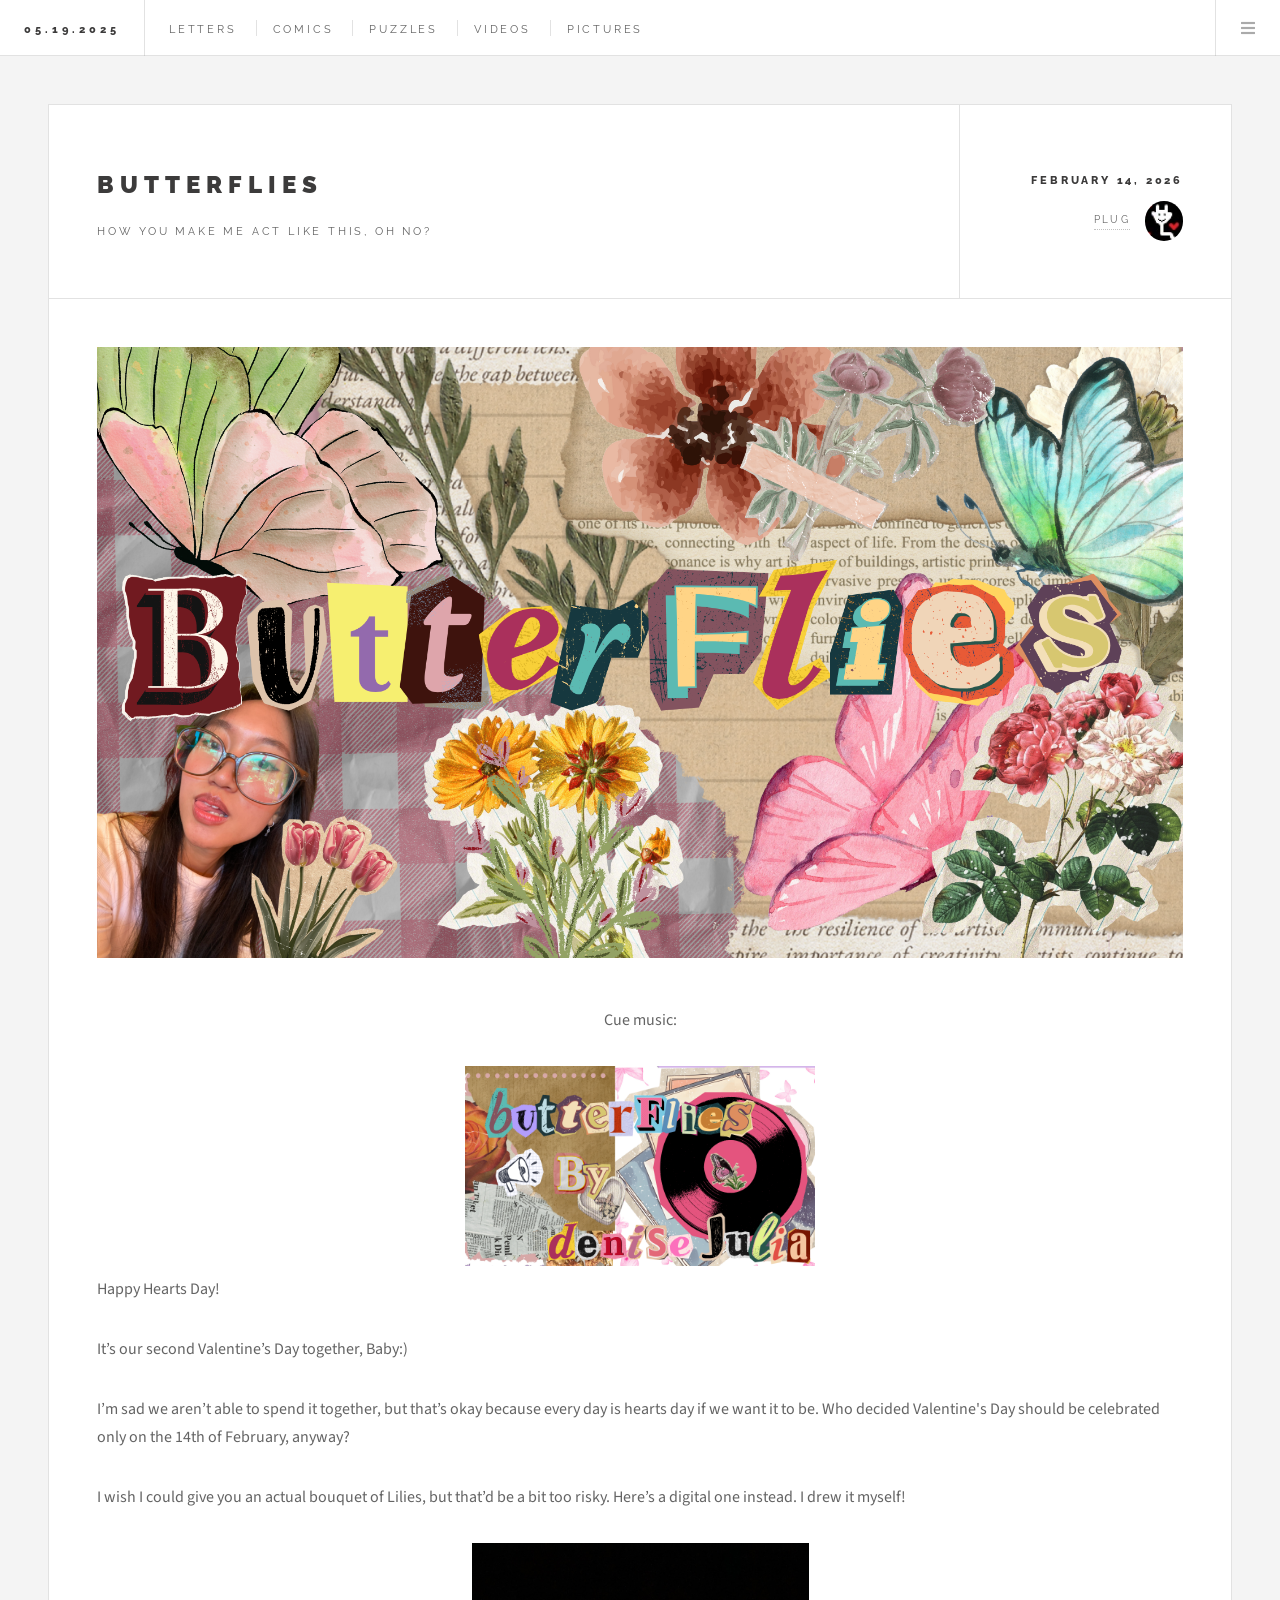
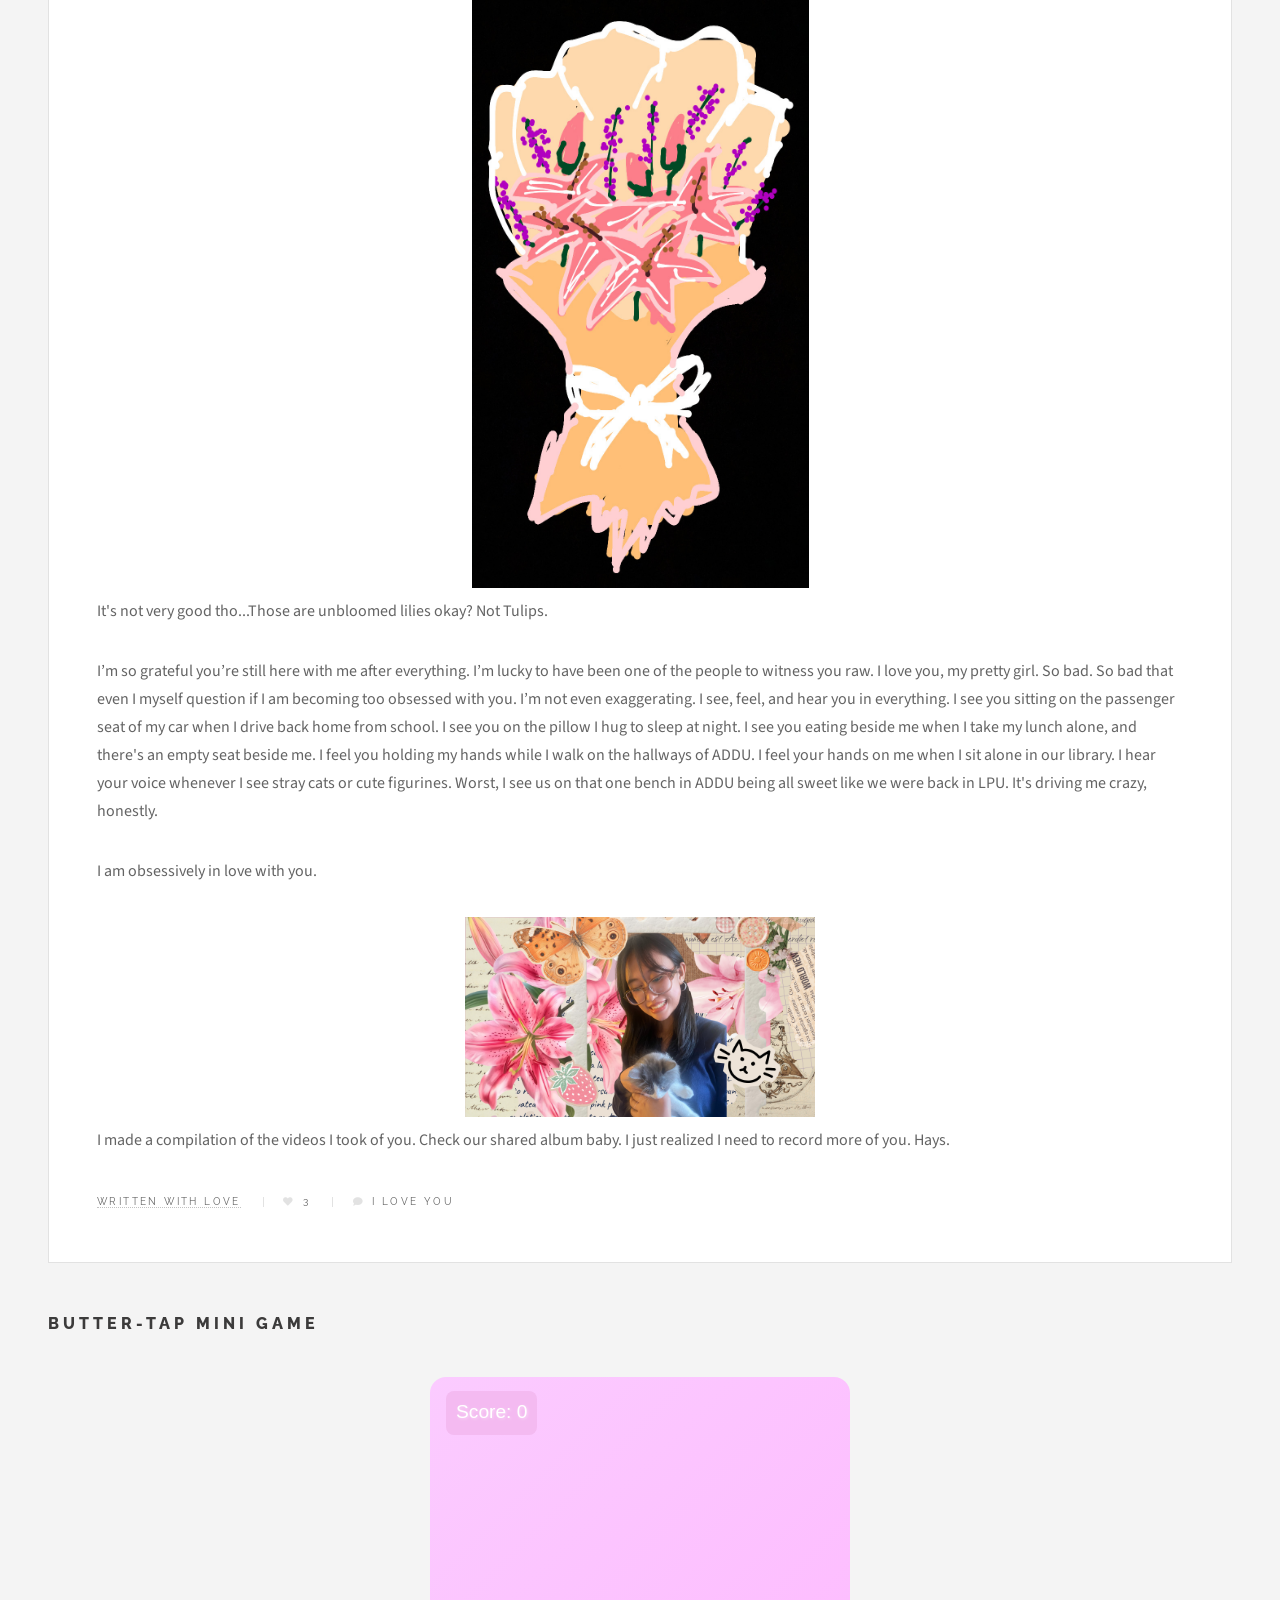
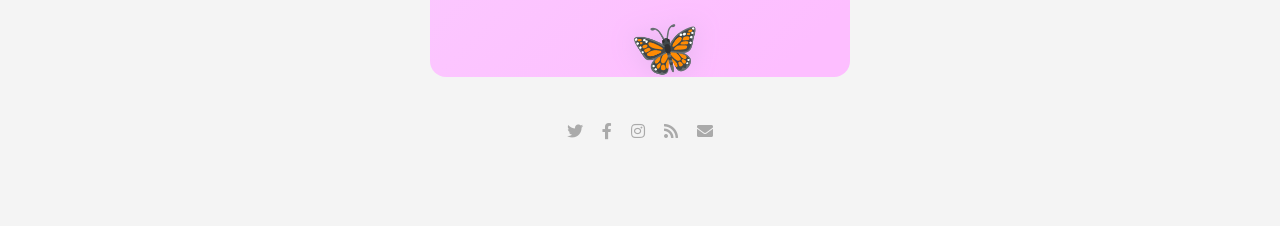
<file: Butterflies.html>
<!DOCTYPE HTML>
<!--
	Future Imperfect by HTML5 UP
	html5up.net | @ajlkn
	Free for personal and commercial use under the CCA 3.0 license (html5up.net/license)
-->
<html>
	<head>
		<title>For My Baby</title>
		<meta charset="utf-8" />
		<meta name="viewport" content="width=device-width, initial-scale=1, user-scalable=no" />
		<link rel="stylesheet" href="assets/css/main.css" />
	</head>
	<body class="single is-preload">

		<!-- Wrapper -->
			<div id="wrapper">

				<!-- Header -->
					<header id="header">
						<h1><a href="index.html">05.19.2025</a></h1>
						<nav class="links">
							<ul>
								<li><a href="index.html">LETTERS</a></li>
								<li><a href="COMICS.html">COMICS</a></li>
								<li><a href="#">PUZZLES</a></li>
								<li><a href="#">VIDEOS</a></li>
								<li><a href="#">PICTURES</a></li>
							</ul>
						</nav>
						<nav class="main">
							<ul>
								<li
									
									<form id="search" method="get" action="#">
										<input type="text" name="query" placeholder="Search" />
									</form>
								</li>
								<li class="menu">
									<a class="fa-bars" href="#menu">Menu</a>
								</li>
							</ul>
						</nav>
					</header>

				<!-- Menu -->
					<section id="menu">

						<!-- Search -->
							<section>
								<form class="search" method="get" action="#">
									<input type="text" name="query" placeholder="Search" />
								</form>
							</section>

						<!-- Links -->
							<section>
								<ul class="links">
									<li>
										<a href="#">
											<h3>food dates</h3>
											<p>LET'S GET FAT TOGETHER</p>
										</a>
									</li>
									<li>
										<a href="#">
											<h3>travel dates</h3>
											<p>LET'S WITNESS THE WORLD TOGETHER</p>
										</a>
									</li>
									
								</ul>
							</section>

						<!-- Actions -->
							<section>
								<ul class="actions stacked">
									<li><a href="index.html" class="button large fit">BACK</a></li>
								</ul>
							</section>

					</section>

				<!-- Main -->
					<div id="main">

						<!-- Post -->
							<article class="post">
								<header>
									<div class="title">
										<h2>BUTTERFLIES </h2>
										<p>How you make me act like this, oh no? </p>
									</div>
									<div class="meta">
										<time class="published" datetime="2025-1-07">February 14, 2026</time>
										<a class="author"><span class="name">plug</span><img src="assets/images/avatar.jpg" alt="" /></a>
									</div>
								</header>
								<span class="image featured"><img src="assets/images/Butterflies.png" alt="" /></span>
								<div style="text-align: center;">
									<p> Cue music:</p>
									<img src="assets/images/Butterflies%20music.png" width="350" height="200" alt="Description of image">
								</div>
							<div style="text-align: left;">
								
							<p>Happy Hearts Day!</p>
							
							<p>It’s our second Valentine’s Day together, Baby:) </p>
								<p>I’m sad we aren’t able to spend it together, but that’s okay because every day is hearts day if we want it to be. Who decided Valentine's Day should be celebrated only on the 14th of February, anyway? </p>
								<p>I wish I could give you an actual bouquet of Lilies, but that’d be a bit too risky. Here’s a digital one instead. I drew it myself!</p>
							<div style="text-align: center;">

								<img src="assets/images/BOQUET.png" width="337" height="645" alt="Description of image">
								</div>
								<p>It's not very good tho...Those are unbloomed lilies okay? Not Tulips. </p>
								<p>I’m so grateful you’re still here with me after everything. I’m lucky to have been one of the people to witness you raw. I love you, my pretty girl. So bad. So bad that even I myself question if I am becoming too obsessed with you. I’m not even exaggerating. I see, feel, and hear you in everything. I see you sitting on the passenger seat of my car when I drive back home from school. I see you on the pillow I hug to sleep at night. I see you eating beside me when I take my lunch alone, and there's an empty seat beside me. I feel you holding my hands while I walk on the hallways of ADDU. I feel your hands on me when I sit alone in our library. I hear your voice whenever I see stray cats or cute figurines. Worst, I see us on that one bench in ADDU being all sweet like we were back in LPU. It's driving me crazy, honestly. </p>
								<P>I am obsessively in love with you. </P>
								
								<div style="text-align: center;">

								<img src="assets/images/Pretty%20Girl.png" width="350" height="200" alt="Description of image">
					
								</div>
								<p>I made a compilation of the videos I took of you. Check our shared album baby. I just realized I need to record more of you. Hays.</p>
								</div>
																<div style="text-align: center;">
								</div>									
								<footer>
									<ul class="stats">
										<li><a href="#">written with love</a></li>
										<li><a href="#" class="icon solid fa-heart">3</a></li>
										<li><a href="#" class="icon solid fa-comment">i love you</a></li>
									</ul>
								</footer>
							</article>

					</div>
	<h1>Butter-Tap Mini Game</h1>
		<!-- Catch the Butterfly Interactive Mini-game -->
<style>
  #butterfly-game-container {
    position: relative;
    width: 100vw;
    height: 300px;
    background: linear-gradient(135deg, #fbcbff, #fdbeff 90%);
    overflow: hidden;
    border-radius: 16px;
    margin: 40px auto;
    max-width: 420px;
  }
  #butterfly {
    position: absolute;
    width: 60px;
    height: 60px;
    cursor: pointer;
    font-size: 56px;
    user-select: none;
    filter: drop-shadow(0 0 12px #e6b6ef);
    transition: left 0.2s, top 0.2s;
  }
  #score {
    position: absolute;
    top: 14px;
    left: 16px;
    color: #ffffff;
    font-size: 1.2em;
    font-family: 'Segoe UI', Arial, sans-serif;
    text-shadow: 1px 1px 3px #fff7;
    background: #f4baf1;
    padding: 4px 10px 6px 10px;
    border-radius: 8px;
    pointer-events: none;
  }
</style>
<div id="butterfly-game-container">
  <span id="butterfly">🦋</span>
  <div id="score">Score: 0</div>
</div>
<script>
  const container = document.getElementById('butterfly-game-container');
  const butterfly = document.getElementById('butterfly');
  const scoreBox = document.getElementById('score');
  let score = 0;

  function moveButterfly() {
    const containerRect = container.getBoundingClientRect();
    const maxLeft = containerRect.width - butterfly.offsetWidth;
    const maxTop = containerRect.height - butterfly.offsetHeight;
    const left = Math.random() * maxLeft;
    const top = Math.random() * maxTop;
    butterfly.style.left = left + 'px';
    butterfly.style.top = top + 'px';
  }

  butterfly.onclick = function() {
    score += 1;
    scoreBox.textContent = 'Score: ' + score;
    moveButterfly();
    // Flap wings animation
    butterfly.animate([
      { transform: 'scale(1) rotate(0deg)' },
      { transform: 'scale(1.3,0.7) rotate(-10deg)' },
      { transform: 'scale(1) rotate(0deg)' }
    ], {
      duration: 210,
    });
  };

  window.addEventListener('resize', moveButterfly);

  moveButterfly();
</script>
				<!-- Footer -->
					<section id="footer">
						<ul class="icons">
							<li><a href="#" class="icon brands fa-twitter"><span class="label">Twitter</span></a></li>
							<li><a href="#" class="icon brands fa-facebook-f"><span class="label">Facebook</span></a></li>
							<li><a href="#" class="icon brands fa-instagram"><span class="label">Instagram</span></a></li>
							<li><a href="#" class="icon solid fa-rss"><span class="label">RSS</span></a></li>
							<li><a href="#" class="icon solid fa-envelope"><span class="label">Email</span></a></li>
						</ul>
						
					</section>

			</div>

		<!-- Scripts -->
			<script src="assets/js/jquery.min.js"></script>
			<script src="assets/js/browser.min.js"></script>
			<script src="assets/js/breakpoints.min.js"></script>
			<script src="assets/js/util.js"></script>
			<script src="assets/js/main.js"></script>

	</body>
</html>
</file>
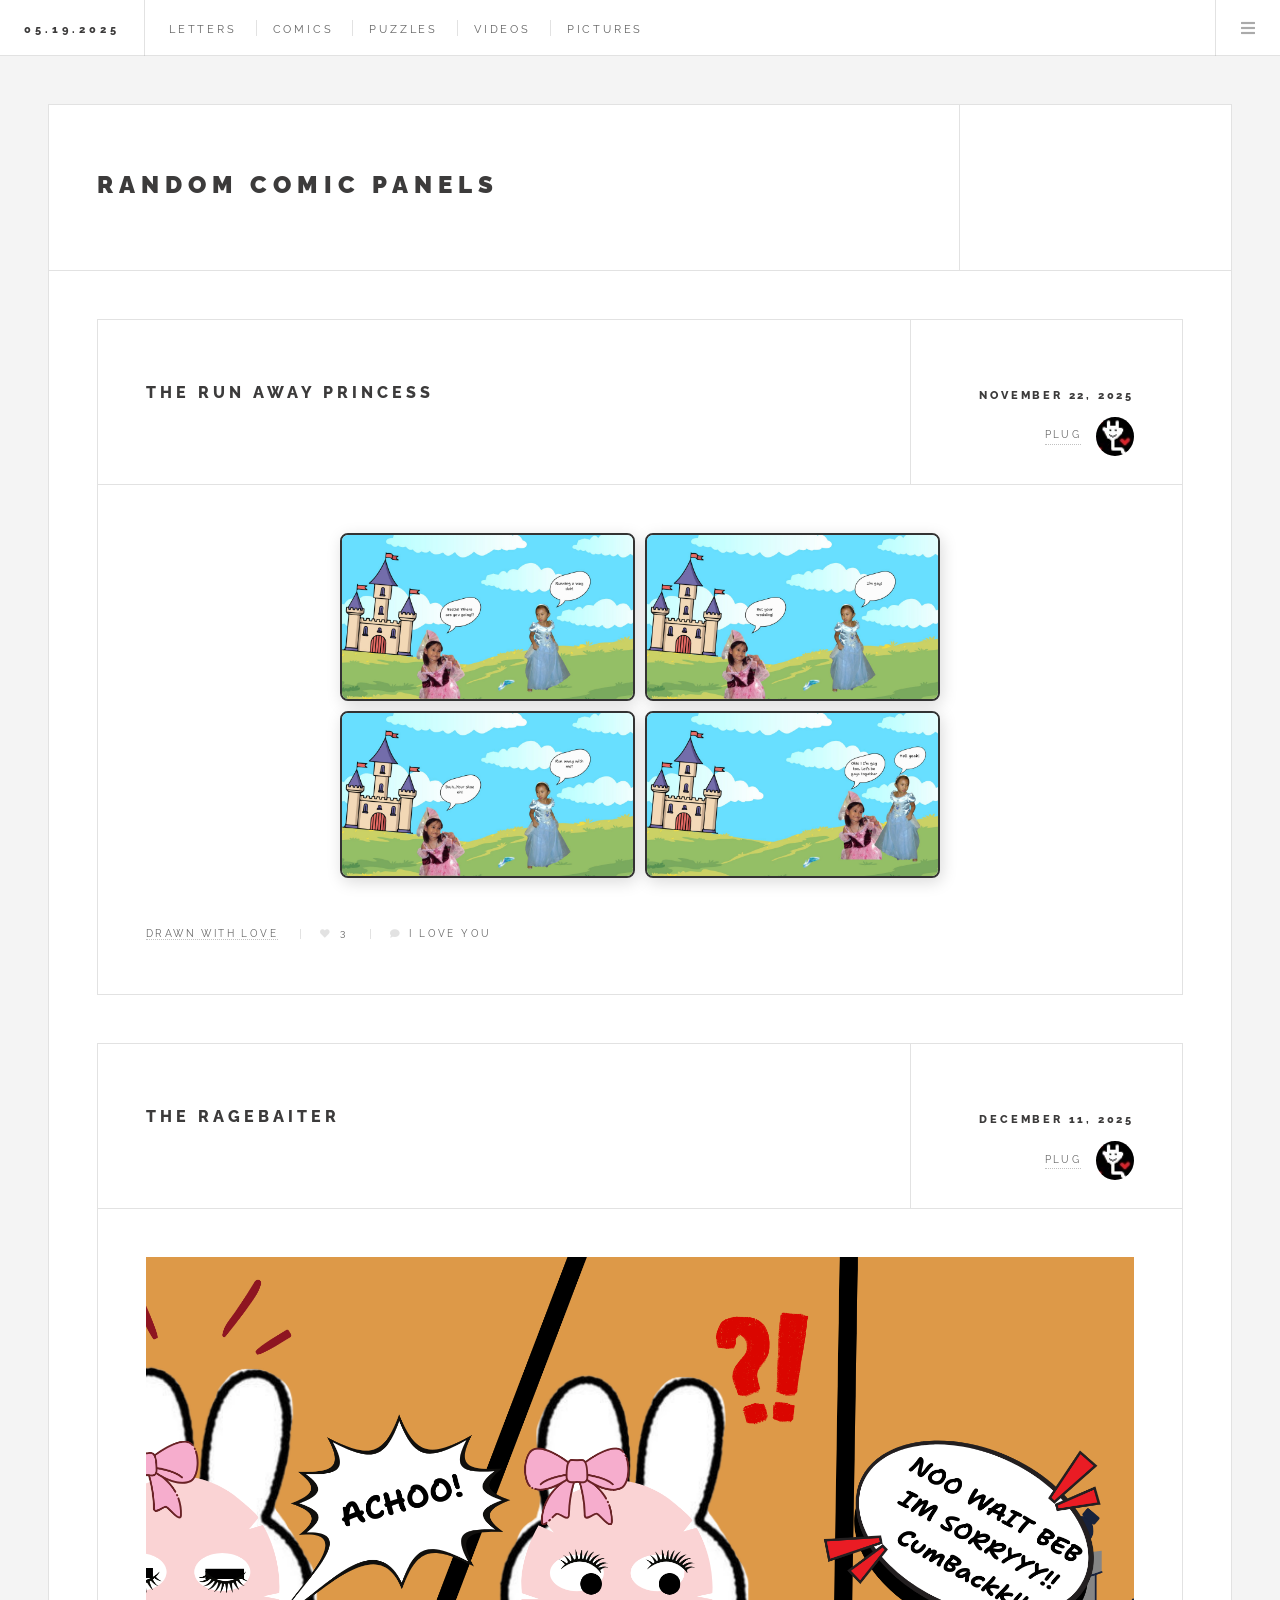
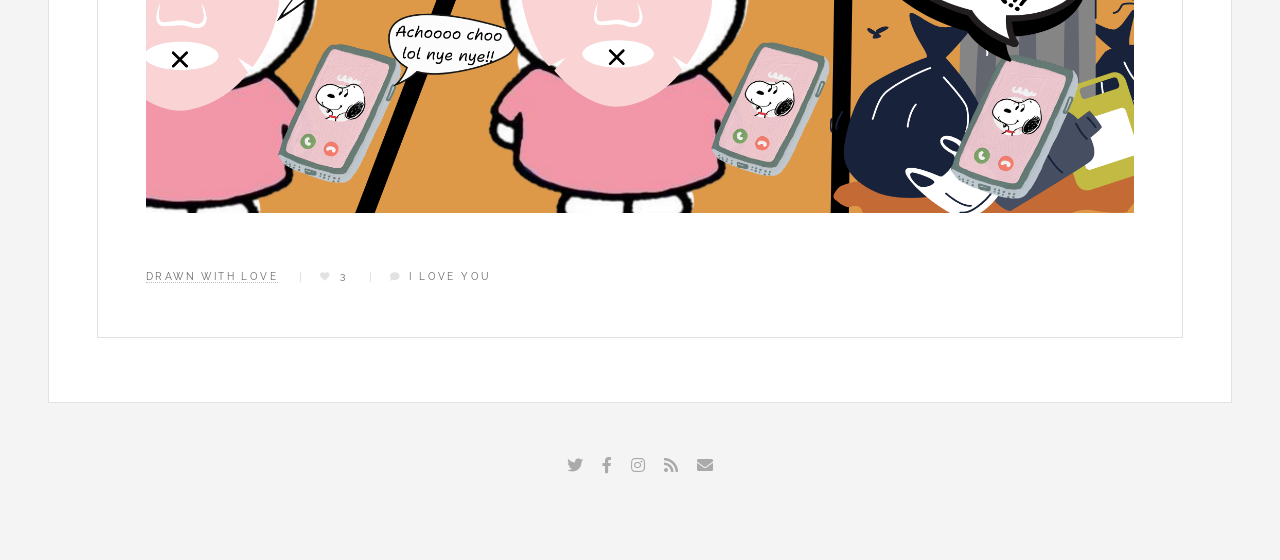
<file: COMICS.html>
<!DOCTYPE HTML>
<!--
	Future Imperfect by HTML5 UP
	html5up.net | @ajlkn
	Free for personal and commercial use under the CCA 3.0 license (html5up.net/license)
-->
<html>
	<head>
		<title>For My Baby</title>
		<meta charset="utf-8" />
		<meta name="viewport" content="width=device-width, initial-scale=1, user-scalable=no" />
		<link rel="stylesheet" href="assets/css/main.css" />
	</head>
	<body class="single is-preload">

		<!-- Wrapper -->
			<div id="wrapper">

				<!-- Header -->
					<header id="header">
						<h1><a href="index.html">05.19.2025</a></h1>
						<nav class="links">
							<ul>
								<li><a href="index.html">LETTERS</a></li>
								<li><a href="COMICS.html">COMICS</a></li>
								<li><a href="Puzzles.html">PUZZLES</a></li>
								<li><a href="#">VIDEOS</a></li>
								<li><a href="#">PICTURES</a></li>
							</ul>
						</nav>
						<nav class="main">
							<ul>
								<li
									
									<form id="search" method="get" action="#">
										<input type="text" name="query" placeholder="Search" />
									</form>
								</li>
								<li class="menu">
									<a class="fa-bars" href="#menu">Menu</a>
								</li>
							</ul>
						</nav>
					</header>

				<!-- Menu -->
					<section id="menu">

						<!-- Search -->
							<section>
								<form class="search" method="get" action="#">
									<input type="text" name="query" placeholder="Search" />
								</form>
							</section>

						<!-- Links -->
							<section>
								<ul class="links">
									<li>
										<a href="#">
											<h3>food dates</h3>
											<p>LET'S GET FAT TOGETHER</p>
										</a>
									</li>
									<li>
										<a href="#">
											<h3>travel dates</h3>
											<p>LET'S WITNESS THE WORLD TOGETHER</p>
										</a>
									</li>
									
								</ul>
							</section>

						<!-- Actions -->
							<section>
								<ul class="actions stacked">
									<li><a href="index.html" class="button large fit">BACK</a></li>
								</ul>
							</section>

					</section>

				<!-- Main -->
					<div id="main">

						<!-- Post -->
							<article class="post">
								<header>
									<div class="title">
										<h2>RANDOM COMIC PANELS</h2>
										<p></p>
									</div>
									<div class="meta">
																		</div>
								</header>
							<article class="post">
								
								<header>
									<div class="title">
										<h1>The Run Away Princess</h1>
										<p></p>
									</div>
									<div class="meta">
										<time class="published" datetime="2015-11-01">November 22, 2025</time>
										<a class="author"><span class="name">plug</span><img src="assets/images/avatar.jpg" alt="" /></a>
									</div>
								</header>
								
<!-- Comic Panels START -->
<style>
.comic-panel {
  display: grid;
  grid-template-columns: 1fr 1fr;
  grid-template-rows: 1fr 1fr;
  gap: 10px;
  width: 600px;
  margin: 40px auto;
}
.comic-panel img {
  width: 100%;
  height: auto;
  border: 2px solid #333;
  border-radius: 8px;
  box-shadow: 2px 4px 16px rgba(0,0,0,0.15);
  background: #fff;
  cursor: pointer;
  transition: border-color 0.2s, box-shadow 0.2s;
}
.comic-panel img.active {
  border-color: #ff595e;
  box-shadow: 0 0 16px 4px #ff595e90;
}
</style>

<div class="comic-panel">
  <img src="assets/images/Comic%201/6.jpg" alt="Panel 1">
  <img src="assets/images/Comic%201/7.jpg" alt="Panel 2">
  <img src="assets/images/Comic%201/8.jpg" alt="Panel 3">
  <img src="assets/images/Comic%201/9.jpg" alt="Panel 4">
</div>
								
<footer>
									<ul class="stats">
										<li><a href="#">drawn with love</a></li>
										<li><a href="#" class="icon solid fa-heart">3</a></li>
										<li><a href="#" class="icon solid fa-comment">i love you</a></li>
									</ul>
								</footer>
							
								</article>
							<article class="post">
			
	<header>
									<div class="title">
										<h1>The Ragebaiter</h1>
										<p></p>
									</div>
									<div class="meta">
										<time class="published" datetime="2015-11-01">December 11, 2025</time>
										<a class="author"><span class="name">plug</span><img src="assets/images/avatar.jpg" alt="" /></a>
									</div>
								</header> 
									<span class="image featured"><img src="assets/images/Ragebaiter.png" alt="" /></span>


<script>
  // JavaScript: highlight a panel when clicked
  const imgs = document.querySelectorAll('.comic-panel img');
  imgs.forEach(img => {
    img.addEventListener('click', () => {
      imgs.forEach(i => i.classList.remove('active'));
      img.classList.add('active');
    });
  });
</script>
<!-- Comic Panels END -->
								<footer>
									<ul class="stats">
										<li><a href="#">drawn with love</a></li>
										<li><a href="#" class="icon solid fa-heart">3</a></li>
										<li><a href="#" class="icon solid fa-comment">i love you</a></li>
									</ul>
								</footer>
							</article>

					</div>

				<!-- Footer -->
					<section id="footer">
						<ul class="icons">
							<li><a href="#" class="icon brands fa-twitter"><span class="label">Twitter</span></a></li>
							<li><a href="#" class="icon brands fa-facebook-f"><span class="label">Facebook</span></a></li>
							<li><a href="#" class="icon brands fa-instagram"><span class="label">Instagram</span></a></li>
							<li><a href="#" class="icon solid fa-rss"><span class="label">RSS</span></a></li>
							<li><a href="#" class="icon solid fa-envelope"><span class="label">Email</span></a></li>
						</ul>
						
					</section>

			</div>

		<!-- Scripts -->
			<script src="assets/js/jquery.min.js"></script>
			<script src="assets/js/browser.min.js"></script>
			<script src="assets/js/breakpoints.min.js"></script>
			<script src="assets/js/util.js"></script>
			<script src="assets/js/main.js"></script>

	</body>
</html>
</file>
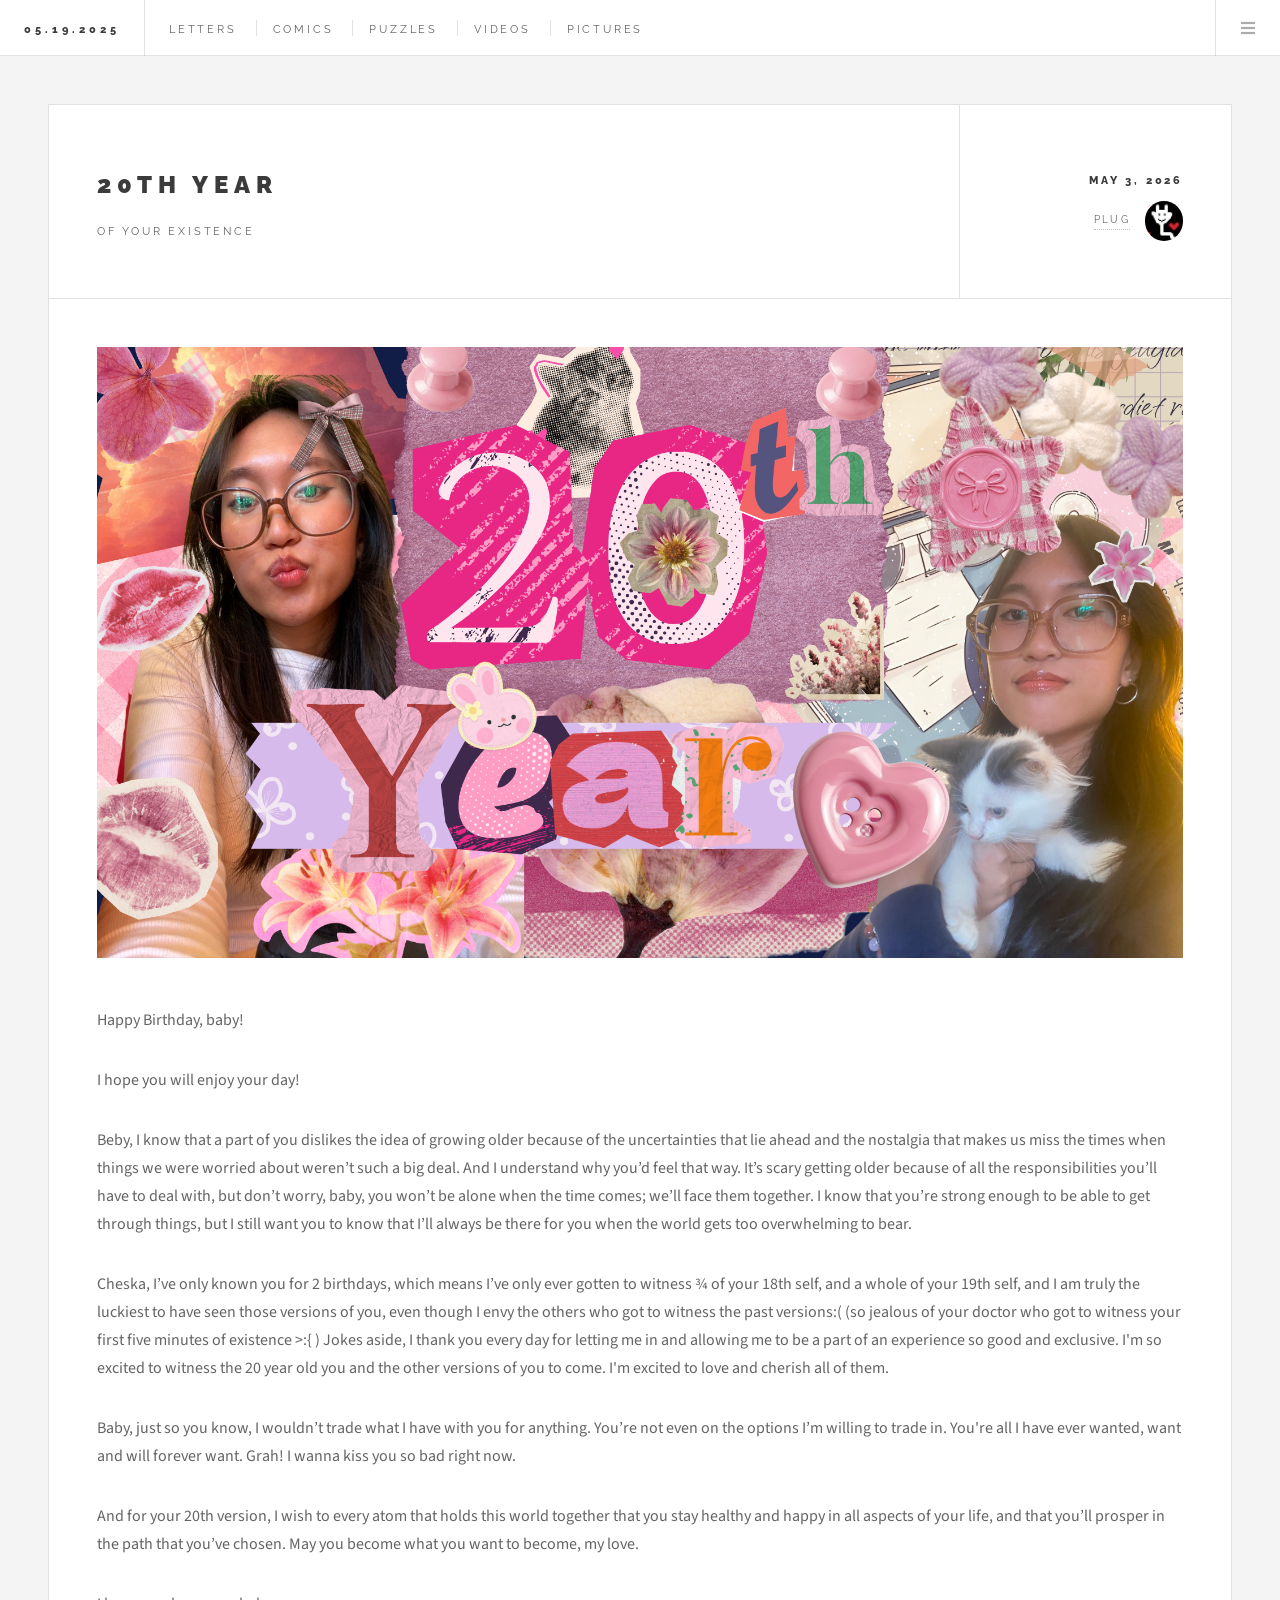
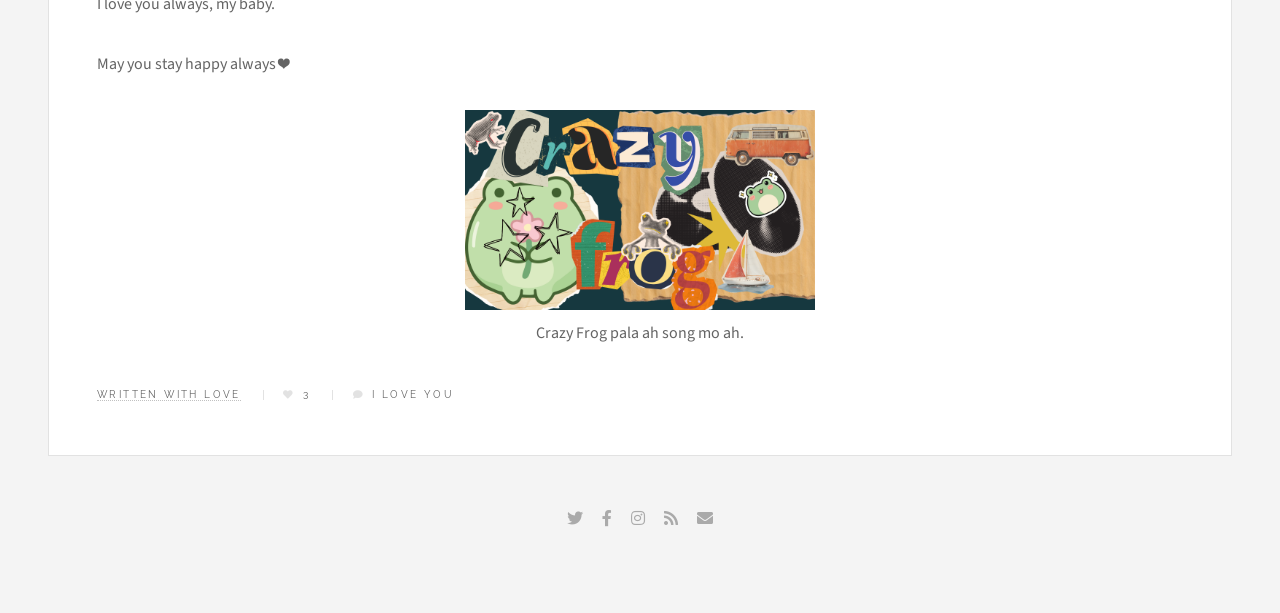
<file: HBD!.html>
<!DOCTYPE HTML>
<!--
	Future Imperfect by HTML5 UP
	html5up.net | @ajlkn
	Free for personal and commercial use under the CCA 3.0 license (html5up.net/license)
-->
<html>
	<head>
		<title>For My Baby</title>
		<meta charset="utf-8" />
		<meta name="viewport" content="width=device-width, initial-scale=1, user-scalable=no" />
		<link rel="stylesheet" href="assets/css/main.css" />
	</head>
	<body class="single is-preload">

		<!-- Wrapper -->
			<div id="wrapper">

				<!-- Header -->
					<header id="header">
						<h1><a href="index.html">05.19.2025</a></h1>
						<nav class="links">
							<ul>
								<li><a href="index.html">LETTERS</a></li>
								<li><a href="COMICS.html">COMICS</a></li>
								<li><a href="Puzzles.html">PUZZLES</a></li>
								<li><a href="#">VIDEOS</a></li>
								<li><a href="#">PICTURES</a></li>
							</ul>
						</nav>
						<nav class="main">
							<ul>
								<li
									
									<form id="search" method="get" action="#">
										<input type="text" name="query" placeholder="Search" />
									</form>
								</li>
								<li class="menu">
									<a class="fa-bars" href="#menu">Menu</a>
								</li>
							</ul>
						</nav>
					</header>

				<!-- Menu -->
					<section id="menu">

						<!-- Search -->
							<section>
								<form class="search" method="get" action="#">
									<input type="text" name="query" placeholder="Search" />
								</form>
							</section>

						<!-- Links -->
							<section>
								<ul class="links">
									<li>
										<a href="#">
											<h3>food dates</h3>
											<p>LET'S GET FAT TOGETHER</p>
										</a>
									</li>
									<li>
										<a href="#">
											<h3>travel dates</h3>
											<p>LET'S WITNESS THE WORLD TOGETHER</p>
										</a>
									</li>
									
								</ul>
							</section>

						<!-- Actions -->
							<section>
								<ul class="actions stacked">
									<li><a href="index.html" class="button large fit">BACK</a></li>
								</ul>
							</section>

					</section>

				<!-- Main -->
					<div id="main">

						<!-- Post -->
							<article class="post">
								<header>
									<div class="title">
										<h2>20th Year</h2>
										<p>of Your Existence</p>
									</div>
									<div class="meta">
										<time class="published" datetime="2025-1-07">May 3, 2026</time>
										<a class="author"><span class="name">plug</span><img src="assets/images/avatar.jpg" alt="" /></a>
									</div>
								</header>
								<span class="image featured"><img src="assets/images/20th.png" alt="" /></span>
<p>Happy Birthday, baby!</p>
								
								<p>I hope you will enjoy your day! </p>
							<p>Beby, I know that a part of you dislikes the idea of growing older because of the uncertainties that lie ahead and the nostalgia that makes us miss the times when things we were worried about weren’t such a big deal. And I understand why you’d feel that way. It’s scary getting older because of all the responsibilities you’ll have to deal with, but don’t worry, baby, you won’t be alone when the time comes; we’ll face them together. I know that you’re strong enough to be able to get through things, but I still want you to know that I’ll always be there for you when the world gets too overwhelming to bear. </p>	
							<p>Cheska, I’ve only known you for 2 birthdays, which means I’ve only ever gotten to witness ¾ of your 18th self, and a whole of your 19th self, and I am truly the luckiest to have seen those versions of you, even though I envy the others who got to witness the past versions:( (so jealous of your doctor who got to witness your first five minutes of existence >:{ ) Jokes aside, I thank you every day for letting me in and allowing me to be a part of an experience so good and exclusive. I'm so excited to witness the 20 year old you and the other versions of you to come. I'm excited to love and cherish all of them. </p>
								<p> Baby, just so you know, I wouldn’t trade what I have with you for anything. You’re not even on the options I’m willing to trade in. You're all I have ever wanted, want and will forever want. Grah! I wanna kiss you so bad right now.</p>
							<p>And for your 20th version, I wish to every atom that holds this world together that you stay healthy and happy in all aspects of your life, and that you’ll prosper in the path that you’ve chosen. May you become what you want to become, my love. </p>
							<p>I love you always, my baby.</p>
							<p>May you stay happy always ❤️ </p>
								<div style="text-align: center;">
								<img src="assets/images/Crazy%20frog.png" width="350" height="200" alt="Description of image">
							<p>Crazy Frog pala ah song mo ah.</p>
								</div>
								<footer>
									<ul class="stats">
										<li><a href="#">written with love</a></li>
										<li><a href="#" class="icon solid fa-heart">3</a></li>
										<li><a href="#" class="icon solid fa-comment">i love you</a></li>
									</ul>
								</footer>
							</article>

					</div>

				<!-- Footer -->
					<section id="footer">
						<ul class="icons">
							<li><a href="#" class="icon brands fa-twitter"><span class="label">Twitter</span></a></li>
							<li><a href="#" class="icon brands fa-facebook-f"><span class="label">Facebook</span></a></li>
							<li><a href="#" class="icon brands fa-instagram"><span class="label">Instagram</span></a></li>
							<li><a href="#" class="icon solid fa-rss"><span class="label">RSS</span></a></li>
							<li><a href="#" class="icon solid fa-envelope"><span class="label">Email</span></a></li>
						</ul>
						
					</section>

			</div>

		<!-- Scripts -->
			<script src="assets/js/jquery.min.js"></script>
			<script src="assets/js/browser.min.js"></script>
			<script src="assets/js/breakpoints.min.js"></script>
			<script src="assets/js/util.js"></script>
			<script src="assets/js/main.js"></script>

	</body>
</html>
</file>
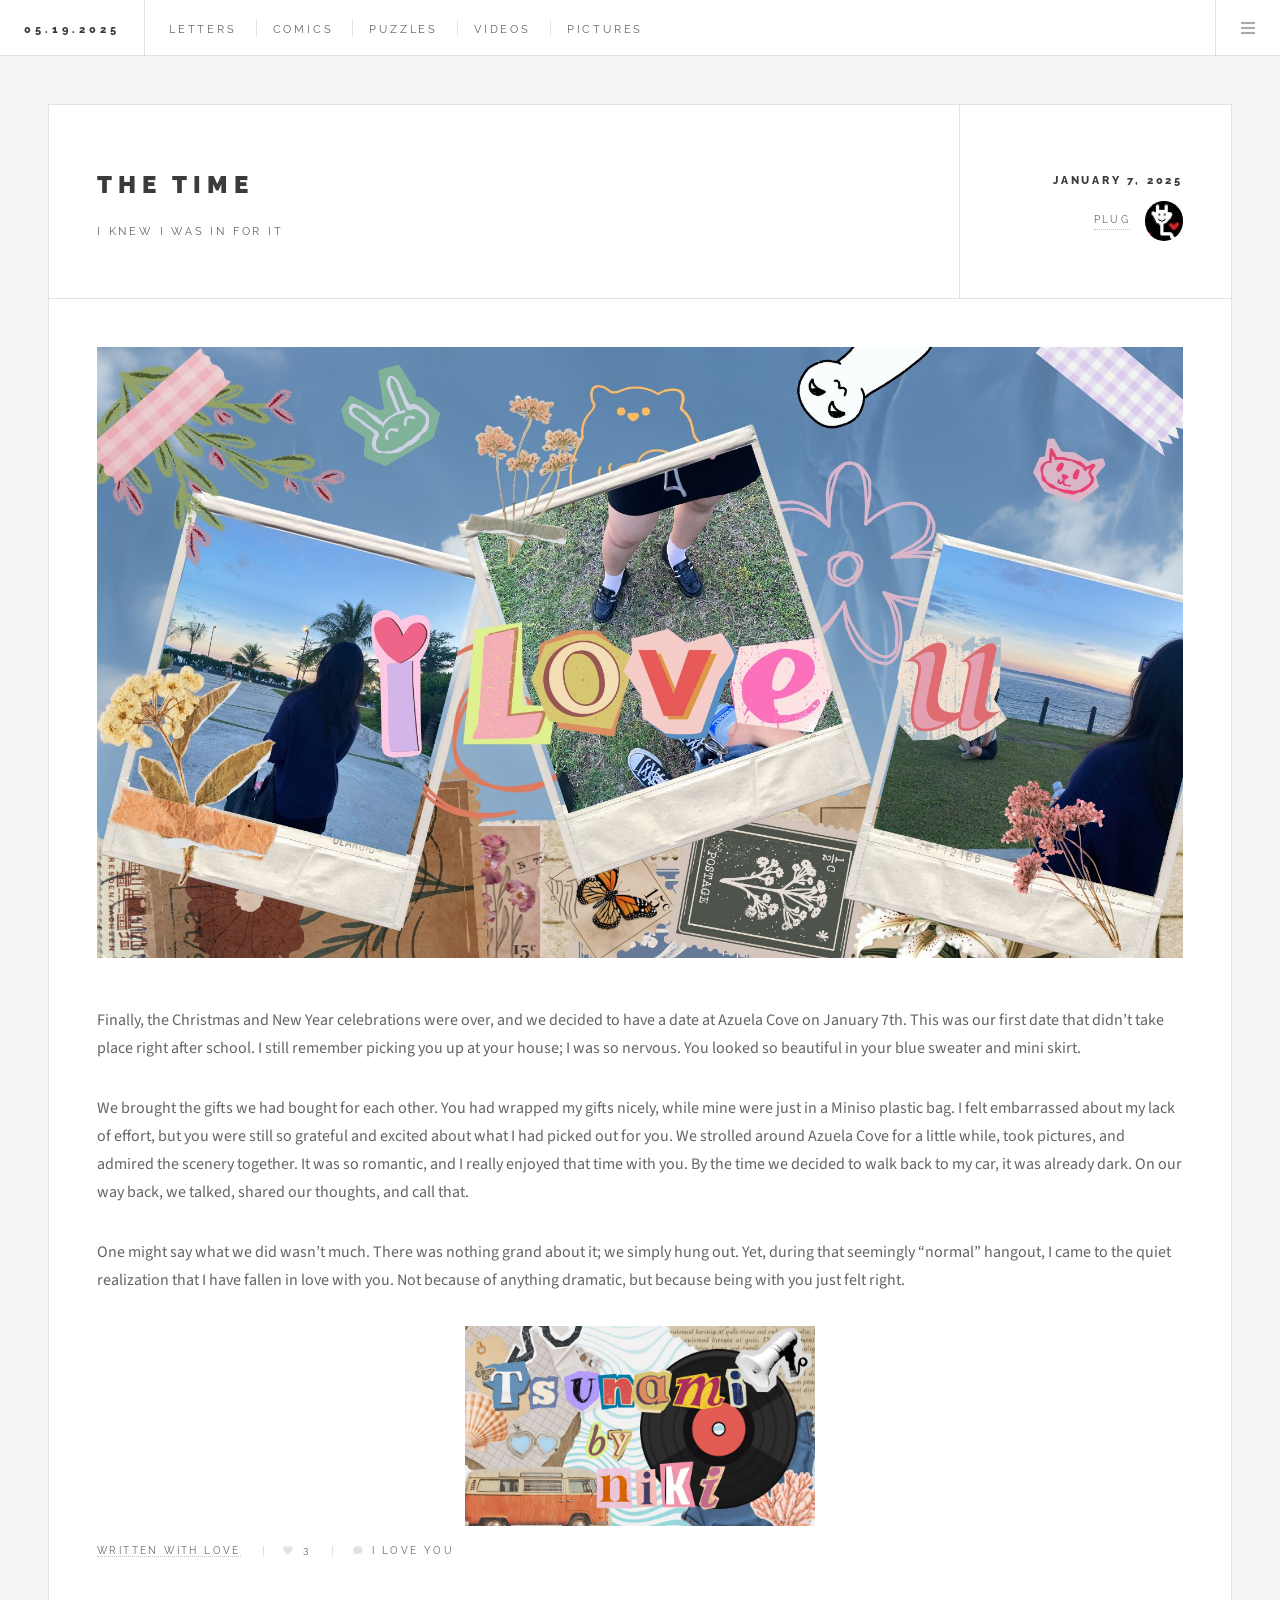
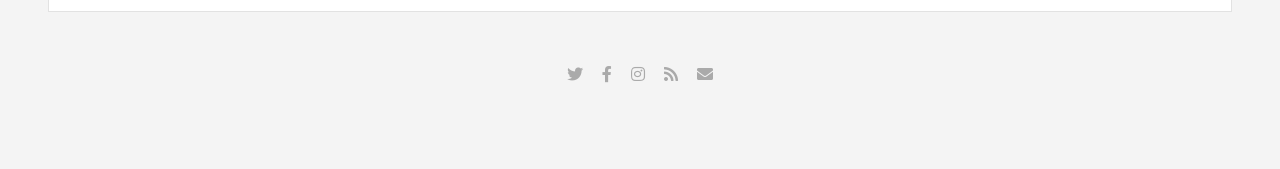
<file: IN LOVE.html>
<!DOCTYPE HTML>
<!--
	Future Imperfect by HTML5 UP
	html5up.net | @ajlkn
	Free for personal and commercial use under the CCA 3.0 license (html5up.net/license)
-->
<html>
	<head>
		<title>For My Baby</title>
		<meta charset="utf-8" />
		<meta name="viewport" content="width=device-width, initial-scale=1, user-scalable=no" />
		<link rel="stylesheet" href="assets/css/main.css" />
	</head>
	<body class="single is-preload">

		<!-- Wrapper -->
			<div id="wrapper">

				<!-- Header -->
					<header id="header">
						<h1><a href="index.html">05.19.2025</a></h1>
						<nav class="links">
							<ul>
								<li><a href="index.html">LETTERS</a></li>
								<li><a href="COMICS.html">COMICS</a></li>
								<li><a href="Puzzles.html">PUZZLES</a></li>
								<li><a href="#">VIDEOS</a></li>
								<li><a href="#">PICTURES</a></li>
							</ul>
						</nav>
						<nav class="main">
							<ul>
								<li
									
									<form id="search" method="get" action="#">
										<input type="text" name="query" placeholder="Search" />
									</form>
								</li>
								<li class="menu">
									<a class="fa-bars" href="#menu">Menu</a>
								</li>
							</ul>
						</nav>
					</header>

				<!-- Menu -->
					<section id="menu">

						<!-- Search -->
							<section>
								<form class="search" method="get" action="#">
									<input type="text" name="query" placeholder="Search" />
								</form>
							</section>

						<!-- Links -->
							<section>
								<ul class="links">
									<li>
										<a href="#">
											<h3>food dates</h3>
											<p>LET'S GET FAT TOGETHER</p>
										</a>
									</li>
									<li>
										<a href="#">
											<h3>travel dates</h3>
											<p>LET'S WITNESS THE WORLD TOGETHER</p>
										</a>
									</li>
									
								</ul>
							</section>

						<!-- Actions -->
							<section>
								<ul class="actions stacked">
									<li><a href="index.html" class="button large fit">BACK</a></li>
								</ul>
							</section>

					</section>

				<!-- Main -->
					<div id="main">

						<!-- Post -->
							<article class="post">
								<header>
									<div class="title">
										<h2>The  time </h2>
										<p>I knew I was in for it</p>
									</div>
									<div class="meta">
										<time class="published" datetime="2025-1-07">January 7, 2025</time>
										<a class="author"><span class="name">plug</span><img src="assets/images/avatar.jpg" alt="" /></a>
									</div>
								</header>
								<span class="image featured"><img src="assets/images/in%20love.jpg" alt="" /></span>
								<p>Finally, the Christmas and New Year celebrations were over, and we decided to have a date at Azuela Cove on January 7th. This was our first date that didn’t take place right after school. I still remember picking you up at your house; I was so nervous. You looked so beautiful in your blue sweater and mini skirt. </p>
								<p>We brought the gifts we had bought for each other. You had wrapped my gifts nicely, while mine were just in a Miniso plastic bag. I felt embarrassed about my lack of effort, but you were still so grateful and excited about what I had picked out for you. We strolled around Azuela Cove for a little while, took pictures, and admired the scenery together. It was so romantic, and I really enjoyed that time with you. By the time we decided to walk back to my car, it was already dark. On our way back, we talked, shared our thoughts, and call that. </p>
								<p>One might say what we did wasn’t much. There was nothing grand about it; we simply hung out. Yet, during that seemingly “normal” hangout, I came to the quiet realization that I have fallen in love with you. Not because of anything dramatic, but because being with you just felt right.</p>
								<div style="text-align: center;">
								<img src="assets/images/tsunami.jpg" width="350" height="200" alt="Description of image">
								</div>
								<footer>
									<ul class="stats">
										<li><a href="#">written with love</a></li>
										<li><a href="#" class="icon solid fa-heart">3</a></li>
										<li><a href="#" class="icon solid fa-comment">i love you</a></li>
									</ul>
								</footer>
							</article>

					</div>

				<!-- Footer -->
					<section id="footer">
						<ul class="icons">
							<li><a href="#" class="icon brands fa-twitter"><span class="label">Twitter</span></a></li>
							<li><a href="#" class="icon brands fa-facebook-f"><span class="label">Facebook</span></a></li>
							<li><a href="#" class="icon brands fa-instagram"><span class="label">Instagram</span></a></li>
							<li><a href="#" class="icon solid fa-rss"><span class="label">RSS</span></a></li>
							<li><a href="#" class="icon solid fa-envelope"><span class="label">Email</span></a></li>
						</ul>
						
					</section>

			</div>

		<!-- Scripts -->
			<script src="assets/js/jquery.min.js"></script>
			<script src="assets/js/browser.min.js"></script>
			<script src="assets/js/breakpoints.min.js"></script>
			<script src="assets/js/util.js"></script>
			<script src="assets/js/main.js"></script>

	</body>
</html>
</file>
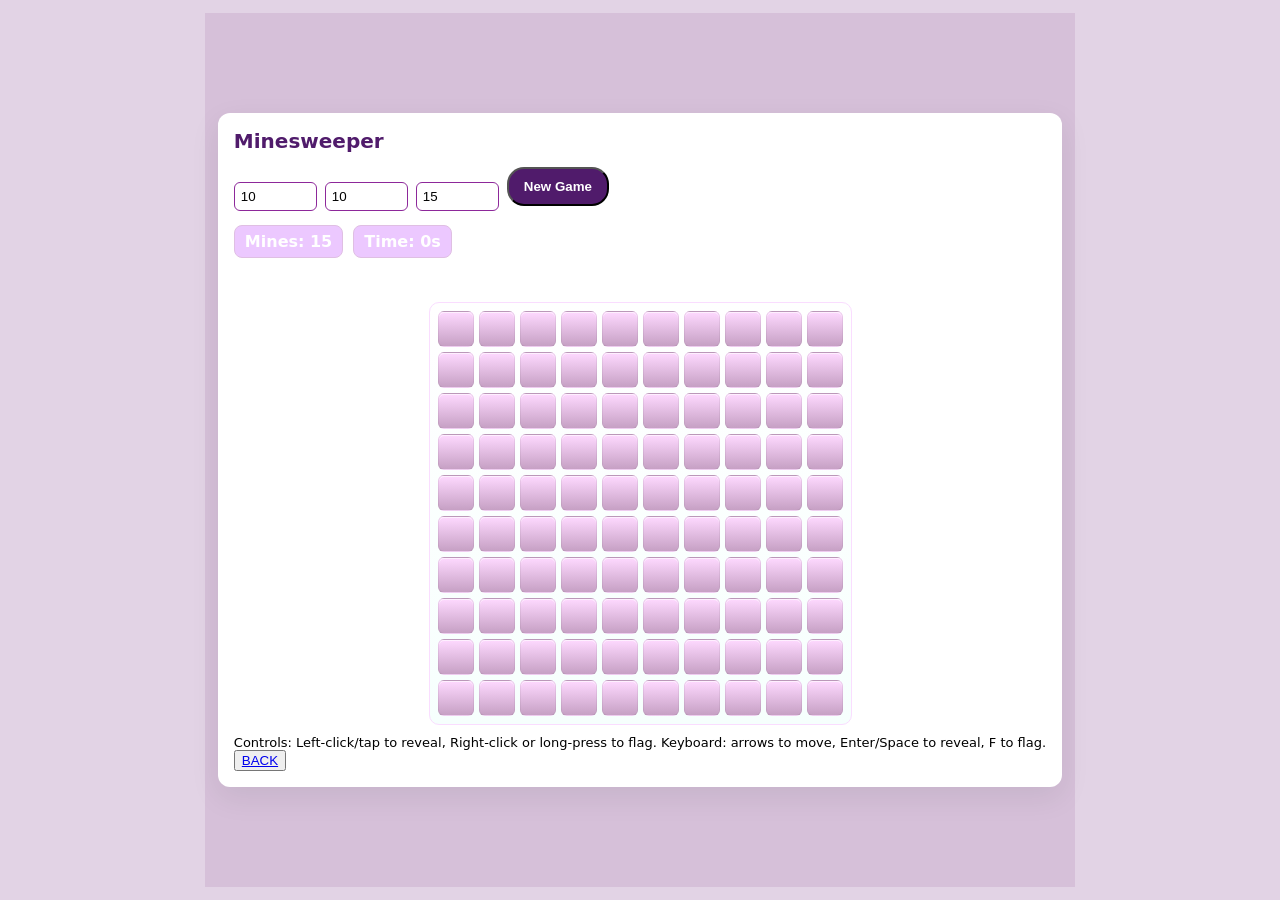
<file: index_Version3.html>
<!doctype html>

<html lang="en">

<head>
  <meta charset="utf-8" />
  <meta name="viewport" content="width=device-width,initial-scale=1" />
  <title>Minesweeper — Single File</title>
  <style>
    :root{
      --bg: rgba(205, 178, 209, 0.56);
      --panel: #ffffff;
      --accent: #501b6b;
      --cell-size: 36px;
      --cell-gap: 5px;
      --font: Inter, system-ui, -apple-system, "Segoe UI", Roboto, Arial, sans-serif;
    }

    *{box-sizing:border-box}
    html,body{height:100%;margin:0;background:var(--bg);font-family:var(--font);color:#ffffff;display:flex;align-items:center;justify-content:center;padding:13px}

    .wrap{
      width:100%;
      max-width:960px;
      background:var(--panel);
      border-radius:12px;
      padding:16px;
      box-shadow:0 10px 30px rgba(10,20,20,0.08);
    }

    .header{display:flex;flex-direction:column;gap:8px}
    .header h1{margin:0;font-size:20px;color:var(--accent)}
    .controls{display:flex;gap:8px;align-items:center;flex-wrap:wrap}
    .controls label{font-size:13px;display:flex;flex-direction:column}
    .controls input{width:83px;padding:6px;border-radius:6px;border:1px solid #8d289a;margin-top:6px}
    .controls button{background:var(--accent);color:white;border:3;padding:10px 15px;border-radius:17px;cursor:pointer;font-weight:600}

    .hud{display:flex;gap:10px;margin-top:6px;align-items:center}
    .counter, .timer{background:#ecc8ff;padding:6px 10px;border-radius:8px;border:1px solid #dfbfe3;font-weight:700}

    .game-area{margin-top:11px;display:flex;flex-direction:column;gap:11px;align-items:center}
    .message{min-height:22px;color:#af86c4;font-weight:700}

    .board{
      display:grid;
      gap: var(--cell-gap);
      background:linear-gradient(180deg,#ffffff,#f6fffd);
      padding:8px;
      border-radius:10px;
      border:1px solid #faddff;
      touch-action: manipulation;
      max-width:100%;
      overflow:auto;
    }
    

    /* cell */
    .cell{
      width:var(--cell-size);
      height:var(--cell-size);
      display:flex;
      align-items:center;
      justify-content:center;
      background:linear-gradient(#fed9ff,#c6a0c4);
      border-radius:6px;
      user-select:none;
      cursor:pointer;
      font-weight:700;
      font-size:16px;
      border:1px solid rgba(0,0,0,0.06);
      box-shadow:0 1px 0 rgba(255,255,255,0.6) inset;
    }
    .cell.revealed{
      background: linear-gradient(#fbfbfb,rgb(247, 230, 248));
      cursor:default;
      box-shadow:none;
      border:1px solid rgba(0,0,0,0.05);
    }
    .cell.mine.revealed{background: linear-gradient(#ffddd8,#ffc7bd); color:#7a0b00}
    .cell.exploded{background: linear-gradient(#ffb2a6,#ff8f7a); color:#500}

    .cell.flagged{background: linear-gradient(#fff4d1,#ffe8a6); color:#b35a00}
    .cell .flag{font-size:18px;line-height:1}

    /* number colors */
    .cell[data-adj="1"]{color:rgb(95, 0, 143)}
    .cell[data-adj="2"]{color:rgba(123, 22, 40, 0.89)}
    .cell[data-adj="3"]{color:#a30d0d}
    .cell[data-adj="4"]{color:#2a0070}
    .cell[data-adj="5"]{color:#7a2b00}
    .cell[data-adj="6"]{color:#007a7a}
    .cell[data-adj="7"]{color:#333}
    .cell[data-adj="8"]{color:#d29640}

    /* responsive */
    @media (max-width:600px){
      :root{--cell-size:30px}
      .controls input{width:60px}
    }

    /* focus for accessibility */
    .cell:focus{outline:3px solid rgba(255, 195, 250, 0.18); outline-offset:2px; z-index:1}

    .footer { margin-top:10px; color:#000000; font-size:13px; text-align:center; }
  </style>
</head>

<body>
  <main class="wrap">
    <header class="header">
      <h1>Minesweeper</h1>
      <div class="controls" aria-hidden="false">
        <label>
          Rows
          <input id="rows" type="number" min="5" max="40" value="10" />
        </label>
        <label>
          Cols
          <input id="cols" type="number" min="5" max="40" value="10" />
        </label>
        <label>
          Mines
          <input id="mines" type="number" min="1" value="15" />
        </label>
              <div> <button id="newGame">New Game</button></div>

      </div>
      <div class="hud" aria-live="polite">
        <div class="counter">Mines: <span id="minesLeft">0</span></div>
        <div class="timer">Time: <span id="timer">0</span>s</div>
      </div>
    </header>

    <section class="game-area">
      <div id="message" class="message" aria-live="polite"></div>
      <div id="board" class="board" role="grid" tabindex="0"></div>
    </section>

    <footer class="footer">
      Controls: Left-click/tap to reveal, Right-click or long-press to flag. Keyboard: arrows to move, Enter/Space to reveal, F to flag.
    </footer>
    
<button> <a href="Puzzles.html" class="button large fit">BACK</a></button>
		
  </main>
  
  <script>
  // Minesweeper - single-file JS
  (function(){
    const boardEl = document.getElementById('board');
    const rowsInput = document.getElementById('rows');
    const colsInput = document.getElementById('cols');
    const minesInput = document.getElementById('mines');
    const newGameBtn = document.getElementById('newGame');
    const messageEl = document.getElementById('message');
    const minesLeftEl = document.getElementById('minesLeft');
    const timerEl = document.getElementById('timer');

    let rows = 10, cols = 10, mines = 15;
    let board = [];
    let firstClick = true;
    let running = false;
    let revealedCount = 0;
    let flagsCount = 0;
    let timer = null;
    let timeSeconds = 0;
    let touchLongPressTimer = null;

    function resetState() {
      board = [];
      firstClick = true;
      running = false;
      revealedCount = 0;
      flagsCount = 0;
      clearInterval(timer);
      timer = null;
      timeSeconds = 0;
      timerEl.textContent = '0';
      messageEl.textContent = '';
    }

    function init() {
      rows = clamp(parseInt(rowsInput.value) || 10, 5, 40);
      cols = clamp(parseInt(colsInput.value) || 10, 5, 40);
      const maxM = rows * cols - 1;
      mines = clamp(parseInt(minesInput.value) || 15, 1, maxM);
      minesInput.max = maxM;
      resetState();
      createEmptyBoard();
      renderBoard();
      updateMinesLeft();
    }

    function clamp(v, a, b) { return Math.max(a, Math.min(b, v)); }

    function createEmptyBoard() {
      for (let r = 0; r < rows; r++) {
        const row = [];
        for (let c = 0; c < cols; c++) {
          row.push({r,c,mine:false,adj:0,revealed:false,flagged:false});
        }
        board.push(row);
      }
      boardEl.style.gridTemplateColumns = `repeat(${cols}, var(--cell-size))`;
    }

    function placeMinesAvoiding(safeR, safeC) {
      const forbidden = new Set();
      iterateNeighbors(safeR, safeC, (nr,nc) => forbidden.add(key(nr,nc)));
      forbidden.add(key(safeR, safeC));
      let placed = 0;
      const total = rows * cols;
      while (placed < mines) {
        const idx = Math.floor(Math.random() * total);
        const r = Math.floor(idx / cols);
        const c = idx % cols;
        if (forbidden.has(key(r,c))) continue;
        const cell = board[r][c];
        if (!cell.mine) {
          cell.mine = true;
          placed++;
        }
      }
      computeAdjacencies();
    }

    function computeAdjacencies() {
      for (let r = 0; r < rows; r++) {
        for (let c = 0; c < cols; c++) {
          if (board[r][c].mine) { board[r][c].adj = -1; continue; }
          let count = 0;
          iterateNeighbors(r,c,(nr,nc) => { if (board[nr][nc].mine) count++; });
          board[r][c].adj = count;
        }
      }
    }

    function iterateNeighbors(r,c,fn) {
      for (let dr = -1; dr <= 1; dr++) {
        for (let dc = -1; dc <= 1; dc++) {
          if (dr === 0 && dc === 0) continue;
          const nr = r + dr, nc = c + dc;
          if (nr >= 0 && nr < rows && nc >= 0 && nc < cols) fn(nr,nc);
        }
      }
    }

    function renderBoard() {
      boardEl.innerHTML = '';
      boardEl.setAttribute('aria-rowcount', rows);
      boardEl.setAttribute('aria-colcount', cols);
      for (let r = 0; r < rows; r++) {
        for (let c = 0; c < cols; c++) {
          const cell = board[r][c];
          const el = document.createElement('button');
          el.className = 'cell';
          el.type = 'button';
          el.dataset.r = r;
          el.dataset.c = c;
          el.setAttribute('role','gridcell');
          el.setAttribute('aria-label', `Row ${r+1} Column ${c+1}`);
          el.tabIndex = 0;

          el.addEventListener('click', onLeftClick);
          el.addEventListener('contextmenu', onRightClick);
          el.addEventListener('mousedown', onMouseDown);
          el.addEventListener('mouseup', onMouseUp);
          el.addEventListener('touchstart', onTouchStart, {passive:false});
          el.addEventListener('touchend', onTouchEnd, {passive:false});
          el.addEventListener('keydown', onKeyDown);
          el.addEventListener('dblclick', (e) => e.preventDefault());

          boardEl.appendChild(el);
        }
      }
      refreshAllCells();
    }

    function refreshAllCells() {
      const cells = boardEl.querySelectorAll('.cell');
      cells.forEach(el => {
        const r = Number(el.dataset.r), c = Number(el.dataset.c);
        refreshCellElement(board[r][c], el);
      });
    }

    function refreshCellElement(cell, el) {
      el.className = 'cell';
      el.removeAttribute('data-adj');
      el.textContent = '';

      if (cell.revealed) {
        el.classList.add('revealed');
        if (cell.mine) {
          el.classList.add('mine');
          el.textContent = '💣';
        } else if (cell.adj > 0) {
          el.dataset.adj = cell.adj;
          el.textContent = String(cell.adj);
        }
        el.disabled = true;
      } else {
        el.disabled = false;
        if (cell.flagged) {
          el.classList.add('flagged');
          el.innerHTML = '<span class="flag">🚩</span>';
        }
      }
    }

    function getCellElement(r,c) {
      return boardEl.querySelector(`.cell[data-r="${r}"][data-c="${c}"]`);
    }

    function onLeftClick(e) {
      if (!running && firstClick) { /* will place mines on first reveal */ }
      if (!running && !firstClick) {
        return;
      }
      const el = e.currentTarget;
      const r = Number(el.dataset.r), c = Number(el.dataset.c);
      handleReveal(r,c);
    }

    function startTimer() {
      if (timer) return;
      running = true;
      timer = setInterval(() => {
        timeSeconds++;
        timerEl.textContent = String(timeSeconds);
      }, 1000);
    }

    function stopTimer() {
      clearInterval(timer);
      timer = null;
      running = false;
    }

    function handleReveal(r,c) {
      const cell = board[r][c];
      if (cell.revealed || cell.flagged) return;

      if (firstClick) {
        placeMinesAvoiding(r,c);
        firstClick = false;
        startTimer();
      }

      if (cell.mine) {
        cell.revealed = true;
        revealAllMines(r,c);
        gameOver(false);
        refreshAllCells();
        return;
      }

      floodReveal(r,c);
      refreshAllCells();
      checkWin();
    }

    function revealAllMines(explodedR, explodedC) {
      for (let r = 0; r < rows; r++) {
        for (let c = 0; c < cols; c++) {
          const cell = board[r][c];
          if (cell.mine) cell.revealed = true;
        }
      }
      const el = getCellElement(explodedR, explodedC);
      if (el) el.classList.add('exploded');
    }

    function floodReveal(r,c) {
      const stack = [{r,c}];
      const visited = new Set();
      while (stack.length) {
        const cur = stack.pop();
        const keyStr = key(cur.r,cur.c);
        if (visited.has(keyStr)) continue;
        visited.add(keyStr);
        const cell = board[cur.r][cur.c];
        if (cell.revealed || cell.flagged) continue;
        cell.revealed = true;
        revealedCount++;
        if (cell.adj === 0) {
          iterateNeighbors(cur.r,cur.c,(nr,nc) => {
            const neighbor = board[nr][nc];
            if (!neighbor.revealed && !neighbor.flagged && !neighbor.mine) stack.push({r:nr,c:nc});
          });
        }
      }
    }

    function onRightClick(e) {
      e.preventDefault();
      const el = e.currentTarget;
      const r = Number(el.dataset.r), c = Number(el.dataset.c);
      toggleFlag(r,c);
    }

    function toggleFlag(r,c) {
      const cell = board[r][c];
      if (cell.revealed) return;
      cell.flagged = !cell.flagged;
      flagsCount += cell.flagged ? 1 : -1;
      updateMinesLeft();
      refreshCellElement(cell, getCellElement(r,c));
    }

    function updateMinesLeft() {
      minesLeftEl.textContent = String(Math.max(0, mines - flagsCount));
    }

    function checkWin() {
      const totalSafe = rows * cols - mines;
      let revealed = 0;
      for (let r=0;r<rows;r++) for (let c=0;c<cols;c++) if (board[r][c].revealed && !board[r][c].mine) revealed++;
      if (revealed >= totalSafe) {
        revealAllFlagsCorrect();
        gameOver(true);
      }
    }

    function revealAllFlagsCorrect() {
      // placeholder for future visuals
    }

    function gameOver(win) {
      stopTimer();
      firstClick = false;
      running = false;
      messageEl.textContent = win ? 'You win! 🎉' : 'Boom! You hit a mine 💥';
    }

    function key(r,c) { return `${r},${c}`; }

    function onMouseDown(e) {
      // chord: if both buttons pressed, reveal neighbors when flags match
      if (e.buttons === 2 || e.buttons === 3) {
        const el = e.currentTarget;
        const r = Number(el.dataset.r), c = Number(el.dataset.c);
        const cell = board[r][c];
        if (!cell.revealed || cell.adj <= 0) return;
        const flaggedAround = countFlagsAround(r,c);
        if (flaggedAround === cell.adj) {
          iterateNeighbors(r,c,(nr,nc) => {
            if (!board[nr][nc].flagged && !board[nr][nc].revealed) {
              handleReveal(nr,nc);
            }
          });
        }
      }
    }

    function onMouseUp(e) { /* noop */ }

    function countFlagsAround(r,c) {
      let cnt = 0;
      iterateNeighbors(r,c,(nr,nc) => { if (board[nr][nc].flagged) cnt++; });
      return cnt;
    }

    function onKeyDown(e) {
      const el = e.currentTarget;
      const r = Number(el.dataset.r), c = Number(el.dataset.c);
      if (e.key === 'Enter' || e.key === ' ') {
        e.preventDefault();
        handleReveal(r,c);
      } else if (e.key.toLowerCase() === 'f') {
        e.preventDefault();
        toggleFlag(r,c);
      } else if (['ArrowUp','ArrowDown','ArrowLeft','ArrowRight'].includes(e.key)) {
        e.preventDefault();
        let nr = r, nc = c;
        if (e.key === 'ArrowUp') nr = Math.max(0, r-1);
        if (e.key === 'ArrowDown') nr = Math.min(rows-1, r+1);
        if (e.key === 'ArrowLeft') nc = Math.max(0, c-1);
        if (e.key === 'ArrowRight') nc = Math.min(cols-1, c+1);
        const nex = getCellElement(nr,nc);
        if (nex) nex.focus();
      } else if (e.key === 'm') {
        if (board[r][c].revealed && board[r][c].adj > 0) {
          const flaggedAround = countFlagsAround(r,c);
          if (flaggedAround === board[r][c].adj) {
            iterateNeighbors(r,c,(nr,nc) => {
              if (!board[nr][nc].flagged && !board[nr][nc].revealed) handleReveal(nr,nc);
            });
          }
        }
      }
    }

    function onTouchStart(e) {
      e.preventDefault();
      const el = e.currentTarget;
      const r = Number(el.dataset.r), c = Number(el.dataset.c);
      touchLongPressTimer = setTimeout(() => {
        toggleFlag(r,c);
        touchLongPressTimer = null;
      }, 500);
    }

    function onTouchEnd(e) {
      e.preventDefault();
      const el = e.currentTarget;
      const r = Number(el.dataset.r), c = Number(el.dataset.c);
      if (touchLongPressTimer) {
        clearTimeout(touchLongPressTimer);
        touchLongPressTimer = null;
        handleReveal(r,c);
      }
    }

    newGameBtn.addEventListener('click', () => { init(); });

    function updateMinesLeftAtStart() {
      minesLeftEl.textContent = String(mines);
    }

    (function start() {
      rowsInput.addEventListener('change', () => {
        rowsInput.value = clamp(parseInt(rowsInput.value)||10,5,40);
      });
      colsInput.addEventListener('change', () => {
        colsInput.value = clamp(parseInt(colsInput.value)||10,5,40);
      });
      minesInput.addEventListener('change', () => {
        const maxM = (parseInt(rowsInput.value)||10) * (parseInt(colsInput.value)||10) - 1;
        minesInput.value = clamp(parseInt(minesInput.value)||10,1,maxM);
        minesInput.max = maxM;
      });
      init();
      updateMinesLeftAtStart();
    })();

    // Expose a tiny debug API
    window._minesweeper = {
      restart: init,
      board: () => board,
      revealAll: () => { revealAllMines(-1,-1); refreshAllCells(); }
    };
  })();
  </script>
</body>
 
</html>
</file>
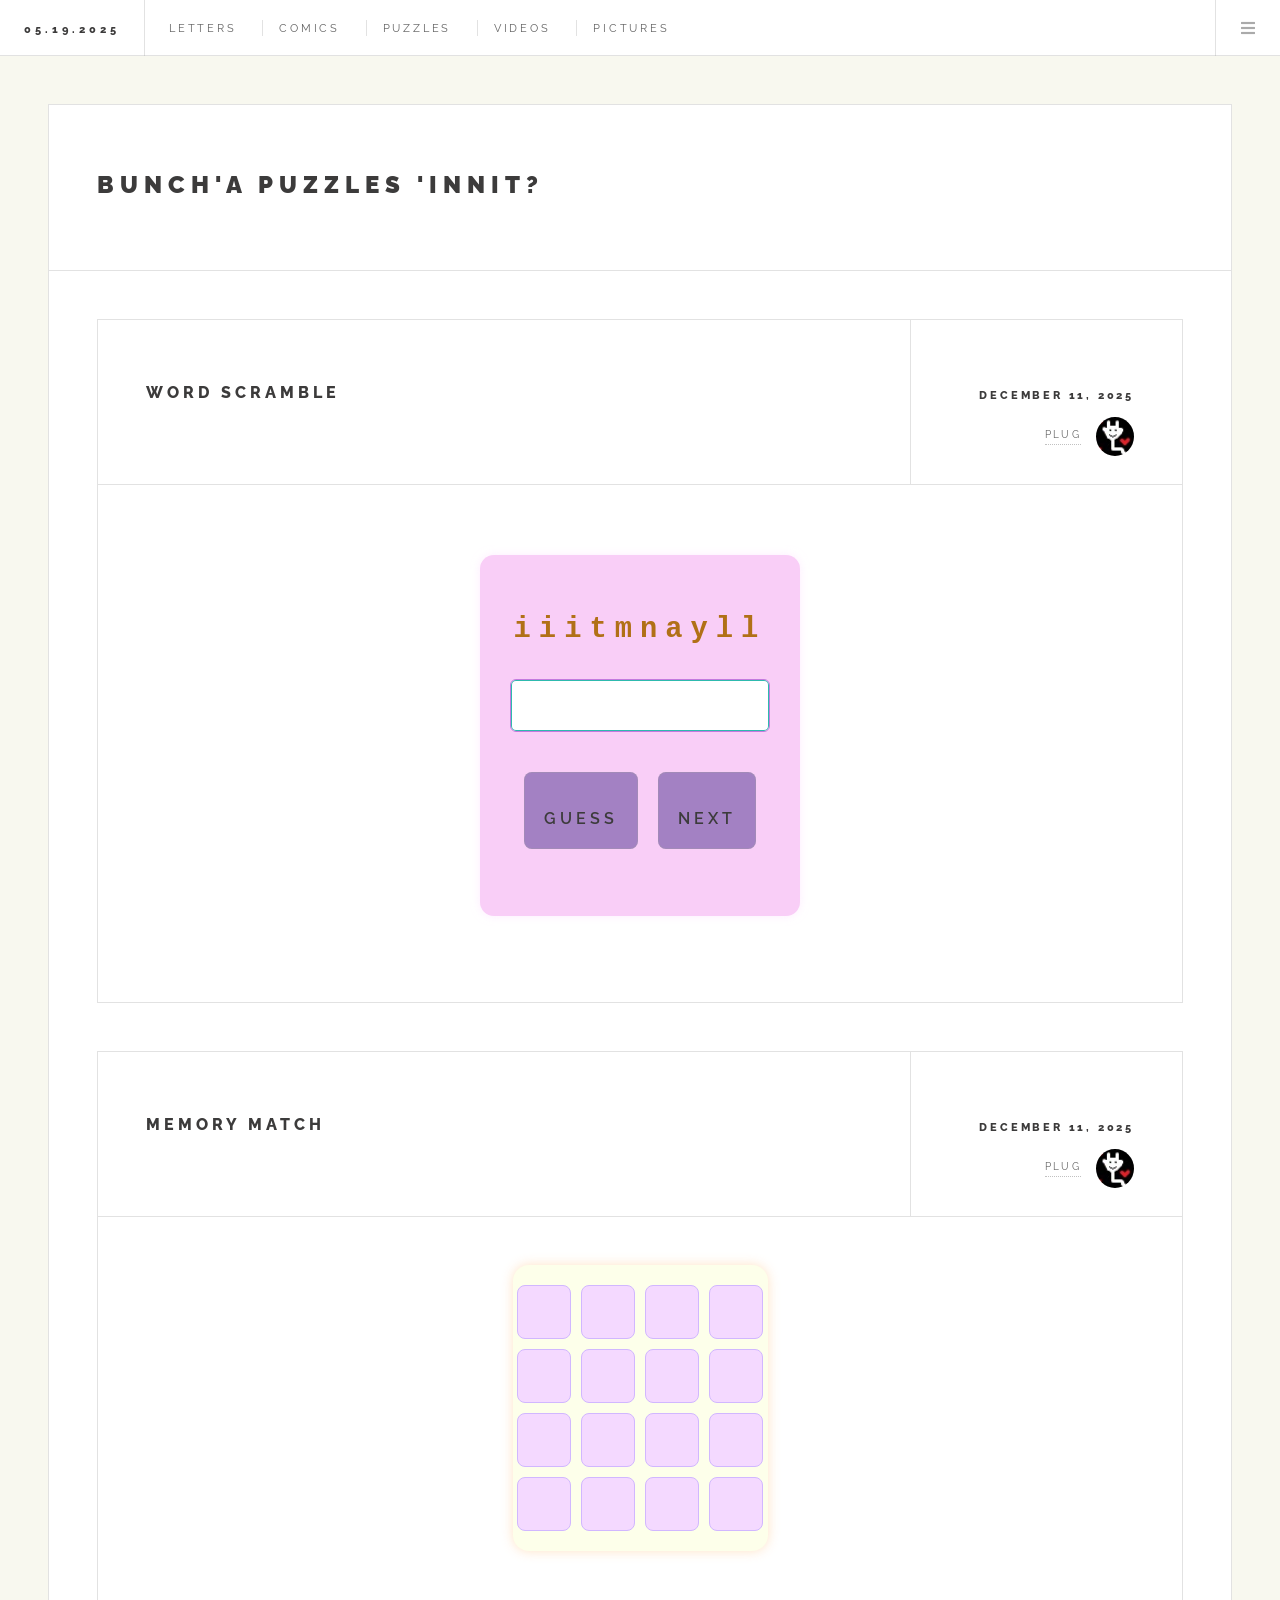
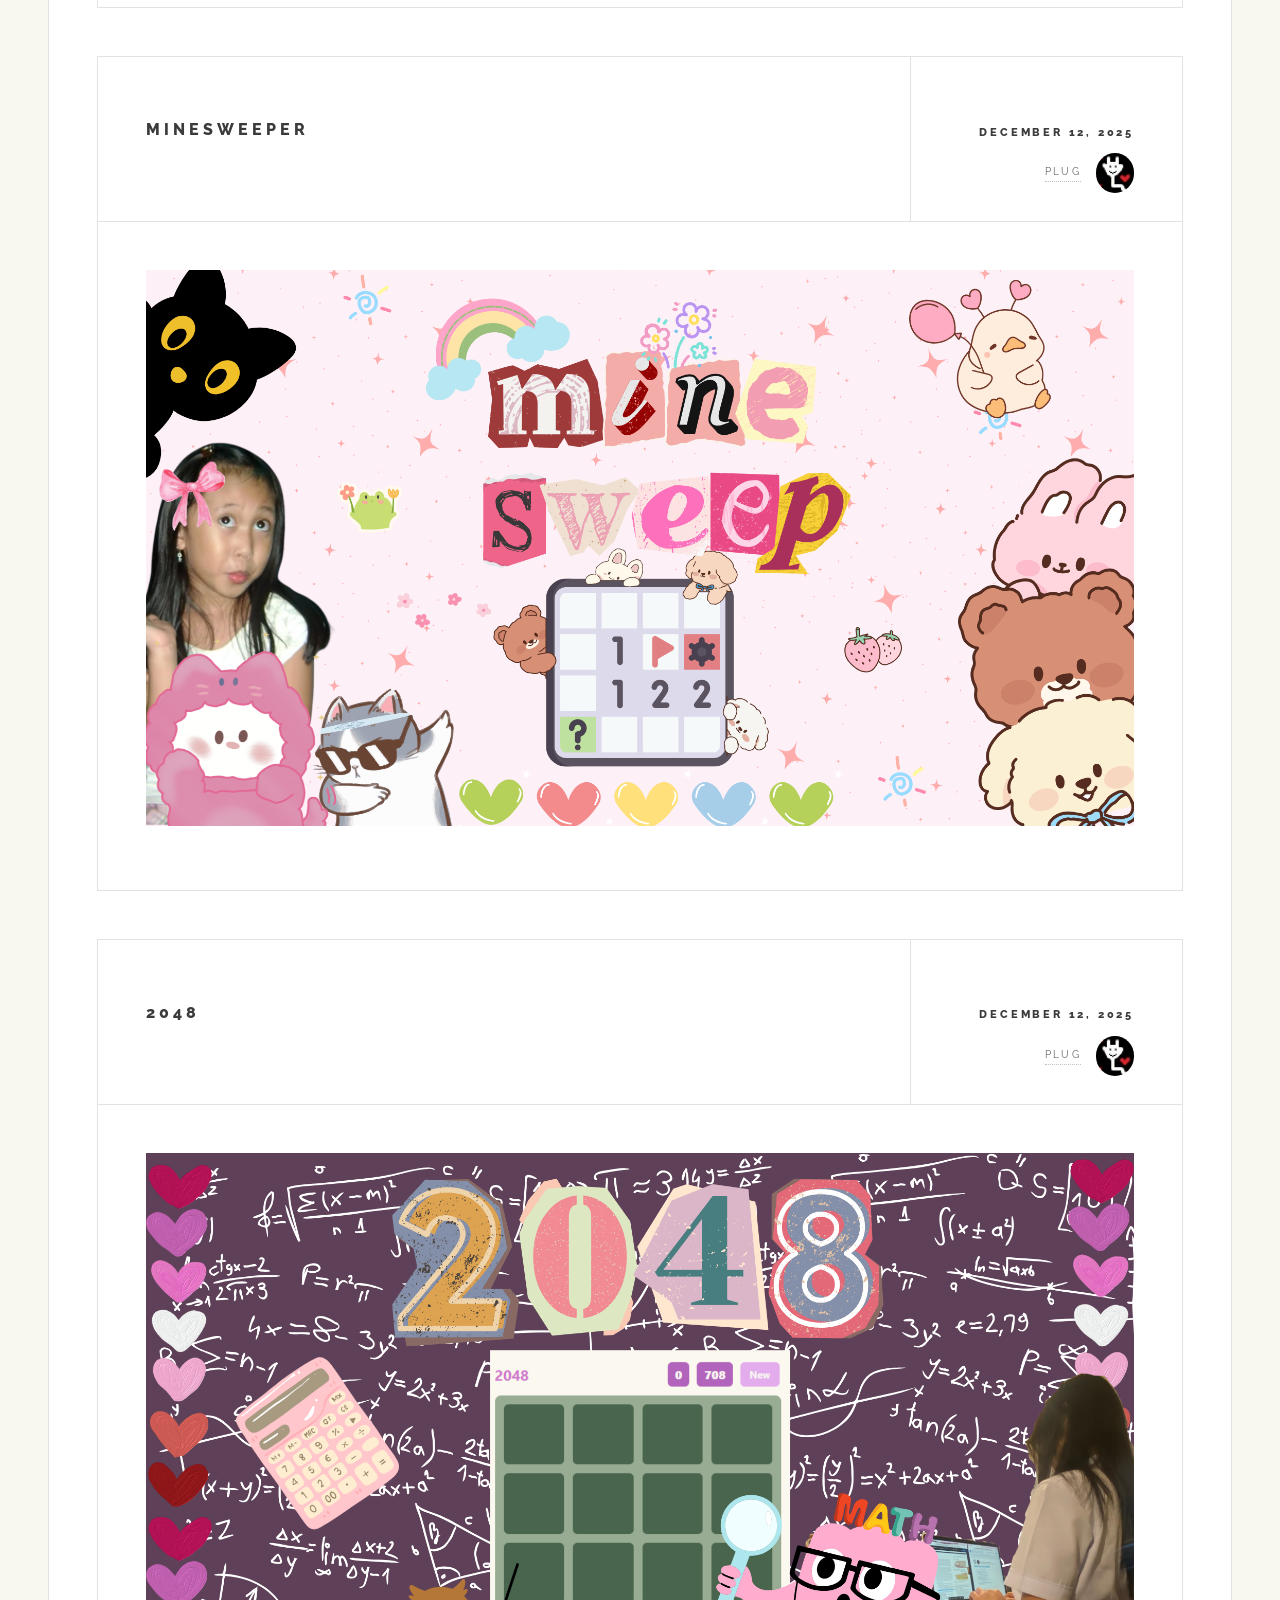
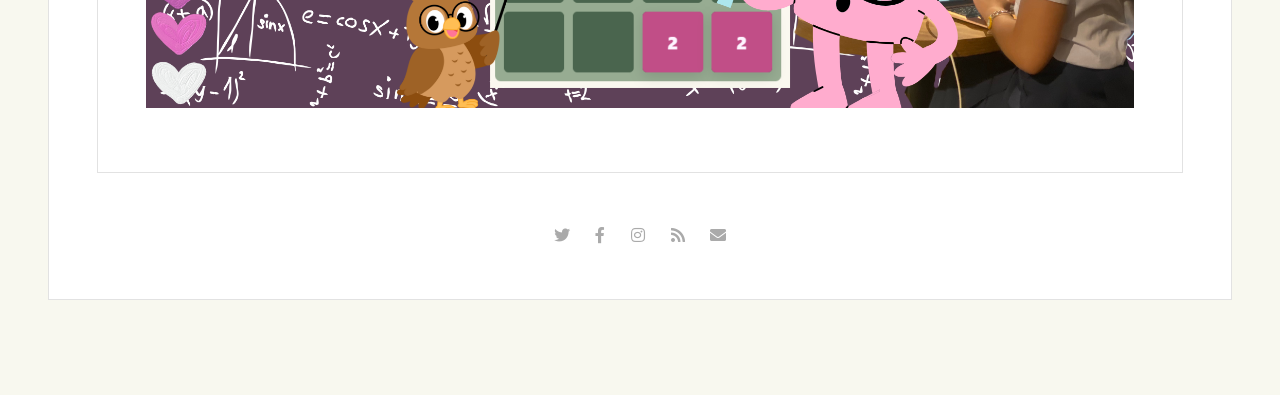
<file: Puzzles.html>
<!DOCTYPE HTML>
<!--
	Future Imperfect by HTML5 UP
	html5up.net | @ajlkn
	Free for personal and commercial use under the CCA 3.0 license (html5up.net/license)
-->
<html>
	<head>
		<title>For My Baby</title>
		<meta charset="utf-8" />
		<meta name="viewport" content="width=device-width, initial-scale=1, user-scalable=no" />
		<link rel="stylesheet" href="assets/css/main.css" />
	</head>
	<body class="single is-preload">

		<!-- Wrapper -->
			<div id="wrapper">

				<!-- Header -->
					<header id="header">
						<h1><a href="index.html">05.19.2025</a></h1>
						<nav class="links">
							<ul>
								<li><a href="index.html">LETTERS</a></li>
								<li><a href="COMICS.html">COMICS</a></li>
								<li><a href="Puzzles.html">PUZZLES</a></li>
								<li><a href="#">VIDEOS</a></li>
								<li><a href="#">PICTURES</a></li>
							</ul>
						</nav>
						<nav class="main">
							<ul>
								<li
									
									<form id="search" method="get" action="#">
										<input type="text" name="query" placeholder="Search" />
									</form>
								</li>
								<li class="menu">
									<a class="fa-bars" href="#menu">Menu</a>
								</li>
							</ul>
						</nav>
					</header>

				<!-- Menu -->
					<section id="menu">

						<!-- Search -->
							<section>
								<form class="search" method="get" action="#">
									<input type="text" name="query" placeholder="Search" />
								</form>
							</section>

						<!-- Links -->
							<section>
								<ul class="links">
									<li>
										<a href="#">
											<h3>food dates</h3>
											<p>LET'S GET FAT TOGETHER</p>
										</a>
									</li>
									<li>
										<a href="#">
											<h3>travel dates</h3>
											<p>LET'S WITNESS THE WORLD TOGETHER</p>
										</a>
									</li>
									
								</ul>
							</section>

						<!-- Actions -->
							<section>
								<ul class="actions stacked">
									<li><a href="index.html" class="button large fit">BACK</a></li>
								</ul>
							</section>

					</section>

				<!-- Main -->
					<div id="main">

						<!-- Post -->
							<article class="post">
								<header>
									<div class="title">
										<h2>BUNCH'A PUZZLES 'INNIT?</h2>
										<p></p>
									</div>
									
									
								</header>
							<article class="post">
								
								<header>
									<div class="title">
										<h1>Word Scramble</h1>
										<p></p>
									</div>
									<div class="meta">
										<time class="published" datetime="2015-11-01">December 11, 2025</time>
										<a class="author"><span class="name">plug</span><img src="assets/images/avatar.jpg" alt="" /></a>
									</div>
								</header>
								<!-- Word Scramble Puzzle -->
<!DOCTYPE html>
<html lang="en">
<head>
  <meta charset="UTF-8">
  <title>Word Scramble Puzzle</title>
  <style>
    body {
      font-family: Lucida Console, monospace;
      background: #f8f8ef;
    }
    #scramble-box {
      margin: 70px auto;
      max-width: 320px;
      background: #f9cef7;
      border-radius: 14px;
      box-shadow: 0 0 8px #fedbff88;
      padding: 30px;
      text-align: center;
    }
    #scramble-word {
      font-size: 1.8em;
      font-weight: 600;
      letter-spacing: 8px;
      margin: 20px 0 24px;
      color: #d5b6ef;
    }
    #scramble-answer {
      font-size: 1.2em;
      padding: 7px 12px;
      border-radius: 6px;
      border: 1.5px solid #c47ade;
      outline: none;
      text-align: center;
      background: #fff;
      margin-right: 8px;
    }
    #scramble-status {
      font-size: 1em;
      margin-top: 15px;
      color: #189d25;
      height: 22px;
    }
    #scramble-submit, #scramble-next {
      padding: 8px 20px;
      border-radius: 8px;
      font-size: 1em;
      background: #a381c3;
      border: none;
      cursor: pointer;
      color: rgba(255, 255, 255, 0.96);
      font-weight: 600;
      margin-top: 12px;
      margin-left: 5px;
      margin-right: 5px;
    }
    #scramble-submit:hover, #scramble-next:hover {
      background: rgb(180, 221, 188);
    }
  </style>
</head>
<body>
  <div id="scramble-box">
    <div id="scramble-word"></div>
    <input type="text" id="scramble-answer" maxlength="16" autocomplete="off">
    <br>
    <button id="scramble-submit">Guess</button>
    <button id="scramble-next">Next</button>
    <div id="scramble-status"></div>
  </div>
  <script>
    const wordList = ['liminality','ineffable','ephemeral','resplendent','evanescence','catharsis','eudaimonia'];
    let usedIndexes = [];
    let answer = "";
    function scramble(str) {
      let arr = str.split('');
      // Ensure scramble is different than the original
      let scrambled;
      do {
        scrambled = arr.sort(()=>Math.random()-0.5).join('');
      } while (scrambled === str && str.length > 1);
      return scrambled;
    }
    function getNextWord() {
      if (usedIndexes.length === wordList.length) {
        usedIndexes = [];
      }
      let idx;
      do {
        idx = Math.floor(Math.random()*wordList.length);
      } while (usedIndexes.includes(idx));
      usedIndexes.push(idx);
      return wordList[idx];
    }
    const wordElem = document.getElementById('scramble-word');
    const input = document.getElementById('scramble-answer');
    const submitBtn = document.getElementById('scramble-submit');
    const nextBtn = document.getElementById('scramble-next');
    const statusElem = document.getElementById('scramble-status');

    function setNewWord() {
      answer = getNextWord();
      wordElem.textContent = scramble(answer);
      input.value = "";
      statusElem.textContent = "";
      wordElem.style.color = "#b17017";
      input.disabled = false;
      submitBtn.disabled = false;
      input.focus();
    }

    submitBtn.onclick = function() {
      if (input.value.toLowerCase() === answer) {
        statusElem.textContent = "Oi, you got it correctly!";
        wordElem.textContent = answer.toUpperCase();
        wordElem.style.color = "#189d25";
        input.disabled = true;
        submitBtn.disabled = true;
      } else {
        statusElem.textContent = "A bit schtewpid, aren't we?";
      }
    };
    input.oninput = function() { statusElem.textContent = ""; };

    nextBtn.onclick = setNewWord;

    // Start game with first word
    setNewWord();
  </script>
</body>
</html>
								</article>
								


									<article class="post">

	<header>
									<div class="title">
										<h1>Memory Match</h1>
										<p></p>
									</div>
									<div class="meta">
										<time class="published" datetime="2015-11-01">December 11, 2025</time>
										<a class="author"><span class="name">plug</span><img src="assets/images/avatar.jpg" alt="" /></a>
									</div>
								</header> 
<!-- Memory Card Matching Game -->
<style>
#memory-board {
  display: grid;
  grid-template-columns: repeat(4, 54px);
  gap: 10px;
  margin: 40px auto;
  justify-content: center;
  padding: 20px;
  background: #fdffea;
  border-radius: 16px;
  box-shadow: 0 0 12px #ffc38277;
  max-width: 255px;
}
.memory-card {
  width: 54px;
  height: 54px;
  font-size: 32px;
  background: #f4d9ff;
  border: 1.5px solid #d1b7ff;
  border-radius: 8px;
  cursor: pointer;
  box-sizing: border-box;
  text-align: center;
  line-height: 54px;
  transition: background 0.16s;
  user-select: none;
}
.memory-card.matched {
  background: #b6ffc9;
  color: #233b17;
  cursor: default;
}
.memory-card.flipped {
  background: #ffec9a;
}
#memory-status {
  text-align: center;
  margin-top: 12px;
  font-size: 1em;
  color: #6b2c8f;
}
</style>
<div id="memory-board"></div>
<div id="memory-status"></div>
<script>
const emojis=['🍕','🍔','🌮','🍟','🍿','🍦','🥨','🍩'];
let pairSet = emojis.concat(emojis);
for (let i = pairSet.length-1; i > 0; i--) {
  let j = Math.floor(Math.random() * (i+1));
  [pairSet[i], pairSet[j]] = [pairSet[j], pairSet[i]];
}
const board = document.getElementById('memory-board');
const statusM = document.getElementById('memory-status');
let flipped = [];
let canFlip=true;
for (let i=0; i<pairSet.length; i++) {
  let card = document.createElement('div');
  card.className = 'memory-card';
  card.dataset.value = pairSet[i];
  card.dataset.index = i;
  card.innerHTML = '';
  card.onclick = function(){
    if (!canFlip || card.classList.contains('flipped') || card.classList.contains('matched')) return;
    card.classList.add('flipped');
    card.innerHTML = card.dataset.value;
    flipped.push(card);
    if (flipped.length === 2) {
      canFlip=false;
      setTimeout(()=>{
        if (flipped[0].dataset.value===flipped[1].dataset.value) {
          flipped[0].classList.add('matched');
          flipped[1].classList.add('matched');
        } else {
          flipped[0].classList.remove('flipped');
          flipped[1].classList.remove('flipped');
          flipped[0].innerHTML = '';
          flipped[1].innerHTML = '';
        }
        flipped=[];
        canFlip=true;
        // Check win
        if ([...board.children].every(c=>c.classList.contains('matched')))
          statusM.textContent = "Not that tough wa'nit?";
        else statusM.textContent = "";
      }, 820);
    }
  };
  board.appendChild(card);
}
</script>		
		
								</article>
								
								<article class="post">
											
								<header>
									<div class="title">
										<h1>Minesweeper</h1>
										<p></p>
									</div>
									<div class="meta">
										<time class="published" datetime="2015-11-01">December 12, 2025</time>
										<a class="author"><span class="name">plug</span><img src="assets/images/avatar.jpg" alt="" /></a>
									</div>
								</header> 	
	          	<a href= "Minesweeper/index_Version3.html" class="image featured"><img src="assets/images/mine%20sweep.png" ></a>

										</article>
										
									<article class="post">
								
								<header>
									<div class="title">
										<h1>2048</h1>
										<p></p>
									</div>
									<div class="meta">
										<time class="published" datetime="2015-11-01">December 12, 2025</time>
										<a class="author"><span class="name">plug</span><img src="assets/images/avatar.jpg" alt="" /></a>
									</div>
								</header>
		              	<a href= "2048_Version2.html" class="image featured"><img src="assets/images/2048.png" ></a>	
								</article>
										
										
										
										
										
										
										
										
										
					

				<!-- Footer -->
					<section id="footer">
						<ul class="icons">
							<li><a href="#" class="icon brands fa-twitter"><span class="label">Twitter</span></a></li>
							<li><a href="#" class="icon brands fa-facebook-f"><span class="label">Facebook</span></a></li>
							<li><a href="#" class="icon brands fa-instagram"><span class="label">Instagram</span></a></li>
							<li><a href="#" class="icon solid fa-rss"><span class="label">RSS</span></a></li>
							<li><a href="#" class="icon solid fa-envelope"><span class="label">Email</span></a></li>
						</ul>
						
					</section>

			</div>

		<!-- Scripts -->
			<script src="assets/js/jquery.min.js"></script>
			<script src="assets/js/browser.min.js"></script>
			<script src="assets/js/breakpoints.min.js"></script>
			<script src="assets/js/util.js"></script>
			<script src="assets/js/main.js"></script>

	</body>
</html>
</file>
<file: assets/css/main.css>
@import url(fontawesome-all.min.css);
@import url("https://fonts.googleapis.com/css?family=Source+Sans+Pro:400,700|Raleway:400,800,900");

/*
	Future Imperfect by HTML5 UP
	html5up.net | @ajlkn
	Free for personal and commercial use under the CCA 3.0 license (html5up.net/license)
*/

html, body, div, span, applet, object,
iframe, h1, h2, h3, h4, h5, h6, p, blockquote,
pre, a, abbr, acronym, address, big, cite,
code, del, dfn, em, img, ins, kbd, q, s, samp,
small, strike, strong, sub, sup, tt, var, b,
u, i, center, dl, dt, dd, ol, ul, li, fieldset,
form, label, legend, table, caption, tbody,
tfoot, thead, tr, th, td, article, aside,
canvas, details, embed, figure, figcaption,
footer, header, hgroup, menu, nav, output, ruby,
section, summary, time, mark, audio, video {
	margin: 0;
	padding: 0;
	border: 0;
	font-size: 100%;
	font: inherit;
	vertical-align: baseline;}

article, aside, details, figcaption, figure,
footer, header, hgroup, menu, nav, section {
	display: block;}

body {
	line-height: 1;
}

ol, ul {
	list-style: none;
}

blockquote, q {
	quotes: none;
}

	blockquote:before, blockquote:after, q:before, q:after {
		content: '';
		content: none;
	}

table {
	border-collapse: collapse;
	border-spacing: 0;
}

body {
	-webkit-text-size-adjust: none;
}

mark {
	background-color: transparent;
	color: inherit;
}

input::-moz-focus-inner {
	border: 0;
	padding: 0;
}

input, select, textarea {
	-moz-appearance: none;
	-webkit-appearance: none;
	-ms-appearance: none;
	appearance: none;
}

/* Basic */

	@-ms-viewport {
		width: device-width;
	}

	body {
		-ms-overflow-style: scrollbar;
	}

	@media screen and (max-width: 480px) {

		html, body {
			min-width: 320px;
		}

	}

	html {
		box-sizing: border-box;
	}

	*, *:before, *:after {
		box-sizing: inherit;
	}

	body {
		background: #f4f4f4;
	}

		body.is-preload *, body.is-preload *:before, body.is-preload *:after {
			-moz-animation: none !important;
			-webkit-animation: none !important;
			-ms-animation: none !important;
			animation: none !important;
			-moz-transition: none !important;
			-webkit-transition: none !important;
			-ms-transition: none !important;
			transition: none !important;
		}

/* Type */

	body, input, select, textarea {
		color: #646464;
		font-family: "Source Sans Pro", Helvetica, sans-serif;
		font-size: 14pt;
		font-weight: 400;
		line-height: 1.75;
	}

		@media screen and (max-width: 1680px) {

			body, input, select, textarea {
				font-size: 12pt;
			}

		}

		@media screen and (max-width: 1280px) {

			body, input, select, textarea {
				font-size: 12pt;
			}

		}

		@media screen and (max-width: 980px) {

			body, input, select, textarea {
				font-size: 12pt;
			}

		}

		@media screen and (max-width: 736px) {

			body, input, select, textarea {
				font-size: 12pt;
			}

		}

		@media screen and (max-width: 480px) {

			body, input, select, textarea {
				font-size: 12pt;
			}

		}

	a {
		-moz-transition: color 0.2s ease, border-bottom-color 0.2s ease;
		-webkit-transition: color 0.2s ease, border-bottom-color 0.2s ease;
		-ms-transition: color 0.2s ease, border-bottom-color 0.2s ease;
		transition: color 0.2s ease, border-bottom-color 0.2s ease;
		border-bottom: dotted 1px rgba(160, 160, 160, 0.65);
		color: inherit;
		text-decoration: none;
	}

		a:before {
			-moz-transition: color 0.2s ease;
			-webkit-transition: color 0.2s ease;
			-ms-transition: color 0.2s ease;
			transition: color 0.2s ease;
		}

		a:hover {
			border-bottom-color: transparent;
			color: #2ebaae !important;
		}

			a:hover:before {
				color: #2ebaae !important;
			}

	strong, b {
		color: #3c3b3b;
		font-weight: 700;
	}

	em, i {
		font-style: italic;
	}

	p {
		margin: 0 0 2em 0;
	}

	h1, h2, h3, h4, h5, h6 {
		color: #3c3b3b;
		font-family: "Raleway", Helvetica, sans-serif;
		font-weight: 800;
		letter-spacing: 0.25em;
		line-height: 1.65;
		margin: 0 0 1em 0;
		text-transform: uppercase;
	}

		h1 a, h2 a, h3 a, h4 a, h5 a, h6 a {
			color: inherit;
			border-bottom: 0;
		}

	h2 {
		font-size: 1.1em;
	}

	h3 {
		font-size: 0.9em;
	}

	h4 {
		font-size: 0.7em;
	}

	h5 {
		font-size: 0.7em;
	}

	h6 {
		font-size: 0.7em;
	}

	sub {
		font-size: 0.8em;
		position: relative;
		top: 0.5em;
	}

	sup {
		font-size: 0.8em;
		position: relative;
		top: -0.5em;
	}

	blockquote {
		border-left: solid 4px rgba(160, 160, 160, 0.3);
		font-style: italic;
		margin: 0 0 2em 0;
		padding: 0.5em 0 0.5em 2em;
	}

	code {
		background: rgba(160, 160, 160, 0.075);
		border: solid 1px rgba(160, 160, 160, 0.3);
		font-family: "Courier New", monospace;
		font-size: 0.9em;
		margin: 0 0.25em;
		padding: 0.25em 0.65em;
	}

	pre {
		-webkit-overflow-scrolling: touch;
		font-family: "Courier New", monospace;
		font-size: 0.9em;
		margin: 0 0 2em 0;
	}

		pre code {
			display: block;
			line-height: 1.75em;
			padding: 1em 1.5em;
			overflow-x: auto;
		}

	hr {
		border: 0;
		border-bottom: solid 1px rgba(160, 160, 160, 0.3);
		margin: 2em 0;
	}

		hr.major {
			margin: 3em 0;
		}

	.align-left {
		text-align: left;
	}

	.align-center {
		text-align: center;
	}

	.align-right {
		text-align: right;
	}

/* Row */

	.row {
		display: flex;
		flex-wrap: wrap;
		box-sizing: border-box;
		align-items: stretch;
	}

		.row > * {
			box-sizing: border-box;
		}

		.row.gtr-uniform > * > :last-child {
			margin-bottom: 0;
		}

		.row.aln-left {
			justify-content: flex-start;
		}

		.row.aln-center {
			justify-content: center;
		}

		.row.aln-right {
			justify-content: flex-end;
		}

		.row.aln-top {
			align-items: flex-start;
		}

		.row.aln-middle {
			align-items: center;
		}

		.row.aln-bottom {
			align-items: flex-end;
		}

		.row > .imp {
			order: -1;
		}

		.row > .col-1 {
			width: 8.33333%;
		}

		.row > .off-1 {
			margin-left: 8.33333%;
		}

		.row > .col-2 {
			width: 16.66667%;
		}

		.row > .off-2 {
			margin-left: 16.66667%;
		}

		.row > .col-3 {
			width: 25%;
		}

		.row > .off-3 {
			margin-left: 25%;
		}

		.row > .col-4 {
			width: 33.33333%;
		}

		.row > .off-4 {
			margin-left: 33.33333%;
		}

		.row > .col-5 {
			width: 41.66667%;
		}

		.row > .off-5 {
			margin-left: 41.66667%;
		}

		.row > .col-6 {
			width: 50%;
		}

		.row > .off-6 {
			margin-left: 50%;
		}

		.row > .col-7 {
			width: 58.33333%;
		}

		.row > .off-7 {
			margin-left: 58.33333%;
		}

		.row > .col-8 {
			width: 66.66667%;
		}

		.row > .off-8 {
			margin-left: 66.66667%;
		}

		.row > .col-9 {
			width: 75%;
		}

		.row > .off-9 {
			margin-left: 75%;
		}

		.row > .col-10 {
			width: 83.33333%;
		}

		.row > .off-10 {
			margin-left: 83.33333%;
		}

		.row > .col-11 {
			width: 91.66667%;
		}

		.row > .off-11 {
			margin-left: 91.66667%;
		}

		.row > .col-12 {
			width: 100%;
		}

		.row > .off-12 {
			margin-left: 100%;
		}

		.row.gtr-0 {
			margin-top: 0;
			margin-left: 0em;
		}

			.row.gtr-0 > * {
				padding: 0 0 0 0em;
			}

			.row.gtr-0.gtr-uniform {
				margin-top: 0em;
			}

				.row.gtr-0.gtr-uniform > * {
					padding-top: 0em;
				}

		.row.gtr-25 {
			margin-top: 0;
			margin-left: -0.25em;
		}

			.row.gtr-25 > * {
				padding: 0 0 0 0.25em;
			}

			.row.gtr-25.gtr-uniform {
				margin-top: -0.25em;
			}

				.row.gtr-25.gtr-uniform > * {
					padding-top: 0.25em;
				}

		.row.gtr-50 {
			margin-top: 0;
			margin-left: -0.5em;
		}

			.row.gtr-50 > * {
				padding: 0 0 0 0.5em;
			}

			.row.gtr-50.gtr-uniform {
				margin-top: -0.5em;
			}

				.row.gtr-50.gtr-uniform > * {
					padding-top: 0.5em;
				}

		.row {
			margin-top: 0;
			margin-left: -1em;
		}

			.row > * {
				padding: 0 0 0 1em;
			}

			.row.gtr-uniform {
				margin-top: -1em;
			}

				.row.gtr-uniform > * {
					padding-top: 1em;
				}

		.row.gtr-150 {
			margin-top: 0;
			margin-left: -1.5em;
		}

			.row.gtr-150 > * {
				padding: 0 0 0 1.5em;
			}

			.row.gtr-150.gtr-uniform {
				margin-top: -1.5em;
			}

				.row.gtr-150.gtr-uniform > * {
					padding-top: 1.5em;
				}

		.row.gtr-200 {
			margin-top: 0;
			margin-left: -2em;
		}

			.row.gtr-200 > * {
				padding: 0 0 0 2em;
			}

			.row.gtr-200.gtr-uniform {
				margin-top: -2em;
			}

				.row.gtr-200.gtr-uniform > * {
					padding-top: 2em;
				}

		@media screen and (max-width: 1680px) {

			.row {
				display: flex;
				flex-wrap: wrap;
				box-sizing: border-box;
				align-items: stretch;
			}

				.row > * {
					box-sizing: border-box;
				}

				.row.gtr-uniform > * > :last-child {
					margin-bottom: 0;
				}

				.row.aln-left {
					justify-content: flex-start;
				}

				.row.aln-center {
					justify-content: center;
				}

				.row.aln-right {
					justify-content: flex-end;
				}

				.row.aln-top {
					align-items: flex-start;
				}

				.row.aln-middle {
					align-items: center;
				}

				.row.aln-bottom {
					align-items: flex-end;
				}

				.row > .imp-xlarge {
					order: -1;
				}

				.row > .col-1-xlarge {
					width: 8.33333%;
				}

				.row > .off-1-xlarge {
					margin-left: 8.33333%;
				}

				.row > .col-2-xlarge {
					width: 16.66667%;
				}

				.row > .off-2-xlarge {
					margin-left: 16.66667%;
				}

				.row > .col-3-xlarge {
					width: 25%;
				}

				.row > .off-3-xlarge {
					margin-left: 25%;
				}

				.row > .col-4-xlarge {
					width: 33.33333%;
				}

				.row > .off-4-xlarge {
					margin-left: 33.33333%;
				}

				.row > .col-5-xlarge {
					width: 41.66667%;
				}

				.row > .off-5-xlarge {
					margin-left: 41.66667%;
				}

				.row > .col-6-xlarge {
					width: 50%;
				}

				.row > .off-6-xlarge {
					margin-left: 50%;
				}

				.row > .col-7-xlarge {
					width: 58.33333%;
				}

				.row > .off-7-xlarge {
					margin-left: 58.33333%;
				}

				.row > .col-8-xlarge {
					width: 66.66667%;
				}

				.row > .off-8-xlarge {
					margin-left: 66.66667%;
				}

				.row > .col-9-xlarge {
					width: 75%;
				}

				.row > .off-9-xlarge {
					margin-left: 75%;
				}

				.row > .col-10-xlarge {
					width: 83.33333%;
				}

				.row > .off-10-xlarge {
					margin-left: 83.33333%;
				}

				.row > .col-11-xlarge {
					width: 91.66667%;
				}

				.row > .off-11-xlarge {
					margin-left: 91.66667%;
				}

				.row > .col-12-xlarge {
					width: 100%;
				}

				.row > .off-12-xlarge {
					margin-left: 100%;
				}

				.row.gtr-0 {
					margin-top: 0;
					margin-left: 0em;
				}

					.row.gtr-0 > * {
						padding: 0 0 0 0em;
					}

					.row.gtr-0.gtr-uniform {
						margin-top: 0em;
					}

						.row.gtr-0.gtr-uniform > * {
							padding-top: 0em;
						}

				.row.gtr-25 {
					margin-top: 0;
					margin-left: -0.25em;
				}

					.row.gtr-25 > * {
						padding: 0 0 0 0.25em;
					}

					.row.gtr-25.gtr-uniform {
						margin-top: -0.25em;
					}

						.row.gtr-25.gtr-uniform > * {
							padding-top: 0.25em;
						}

				.row.gtr-50 {
					margin-top: 0;
					margin-left: -0.5em;
				}

					.row.gtr-50 > * {
						padding: 0 0 0 0.5em;
					}

					.row.gtr-50.gtr-uniform {
						margin-top: -0.5em;
					}

						.row.gtr-50.gtr-uniform > * {
							padding-top: 0.5em;
						}

				.row {
					margin-top: 0;
					margin-left: -1em;
				}

					.row > * {
						padding: 0 0 0 1em;
					}

					.row.gtr-uniform {
						margin-top: -1em;
					}

						.row.gtr-uniform > * {
							padding-top: 1em;
						}

				.row.gtr-150 {
					margin-top: 0;
					margin-left: -1.5em;
				}

					.row.gtr-150 > * {
						padding: 0 0 0 1.5em;
					}

					.row.gtr-150.gtr-uniform {
						margin-top: -1.5em;
					}

						.row.gtr-150.gtr-uniform > * {
							padding-top: 1.5em;
						}

				.row.gtr-200 {
					margin-top: 0;
					margin-left: -2em;
				}

					.row.gtr-200 > * {
						padding: 0 0 0 2em;
					}

					.row.gtr-200.gtr-uniform {
						margin-top: -2em;
					}

						.row.gtr-200.gtr-uniform > * {
							padding-top: 2em;
						}

		}

		@media screen and (max-width: 1280px) {

			.row {
				display: flex;
				flex-wrap: wrap;
				box-sizing: border-box;
				align-items: stretch;
			}

				.row > * {
					box-sizing: border-box;
				}

				.row.gtr-uniform > * > :last-child {
					margin-bottom: 0;
				}

				.row.aln-left {
					justify-content: flex-start;
				}

				.row.aln-center {
					justify-content: center;
				}

				.row.aln-right {
					justify-content: flex-end;
				}

				.row.aln-top {
					align-items: flex-start;
				}

				.row.aln-middle {
					align-items: center;
				}

				.row.aln-bottom {
					align-items: flex-end;
				}

				.row > .imp-large {
					order: -1;
				}

				.row > .col-1-large {
					width: 8.33333%;
				}

				.row > .off-1-large {
					margin-left: 8.33333%;
				}

				.row > .col-2-large {
					width: 16.66667%;
				}

				.row > .off-2-large {
					margin-left: 16.66667%;
				}

				.row > .col-3-large {
					width: 25%;
				}

				.row > .off-3-large {
					margin-left: 25%;
				}

				.row > .col-4-large {
					width: 33.33333%;
				}

				.row > .off-4-large {
					margin-left: 33.33333%;
				}

				.row > .col-5-large {
					width: 41.66667%;
				}

				.row > .off-5-large {
					margin-left: 41.66667%;
				}

				.row > .col-6-large {
					width: 50%;
				}

				.row > .off-6-large {
					margin-left: 50%;
				}

				.row > .col-7-large {
					width: 58.33333%;
				}

				.row > .off-7-large {
					margin-left: 58.33333%;
				}

				.row > .col-8-large {
					width: 66.66667%;
				}

				.row > .off-8-large {
					margin-left: 66.66667%;
				}

				.row > .col-9-large {
					width: 75%;
				}

				.row > .off-9-large {
					margin-left: 75%;
				}

				.row > .col-10-large {
					width: 83.33333%;
				}

				.row > .off-10-large {
					margin-left: 83.33333%;
				}

				.row > .col-11-large {
					width: 91.66667%;
				}

				.row > .off-11-large {
					margin-left: 91.66667%;
				}

				.row > .col-12-large {
					width: 100%;
				}

				.row > .off-12-large {
					margin-left: 100%;
				}

				.row.gtr-0 {
					margin-top: 0;
					margin-left: 0em;
				}

					.row.gtr-0 > * {
						padding: 0 0 0 0em;
					}

					.row.gtr-0.gtr-uniform {
						margin-top: 0em;
					}

						.row.gtr-0.gtr-uniform > * {
							padding-top: 0em;
						}

				.row.gtr-25 {
					margin-top: 0;
					margin-left: -0.25em;
				}

					.row.gtr-25 > * {
						padding: 0 0 0 0.25em;
					}

					.row.gtr-25.gtr-uniform {
						margin-top: -0.25em;
					}

						.row.gtr-25.gtr-uniform > * {
							padding-top: 0.25em;
						}

				.row.gtr-50 {
					margin-top: 0;
					margin-left: -0.5em;
				}

					.row.gtr-50 > * {
						padding: 0 0 0 0.5em;
					}

					.row.gtr-50.gtr-uniform {
						margin-top: -0.5em;
					}

						.row.gtr-50.gtr-uniform > * {
							padding-top: 0.5em;
						}

				.row {
					margin-top: 0;
					margin-left: -1em;
				}

					.row > * {
						padding: 0 0 0 1em;
					}

					.row.gtr-uniform {
						margin-top: -1em;
					}

						.row.gtr-uniform > * {
							padding-top: 1em;
						}

				.row.gtr-150 {
					margin-top: 0;
					margin-left: -1.5em;
				}

					.row.gtr-150 > * {
						padding: 0 0 0 1.5em;
					}

					.row.gtr-150.gtr-uniform {
						margin-top: -1.5em;
					}

						.row.gtr-150.gtr-uniform > * {
							padding-top: 1.5em;
						}

				.row.gtr-200 {
					margin-top: 0;
					margin-left: -2em;
				}

					.row.gtr-200 > * {
						padding: 0 0 0 2em;
					}

					.row.gtr-200.gtr-uniform {
						margin-top: -2em;
					}

						.row.gtr-200.gtr-uniform > * {
							padding-top: 2em;
						}

		}

		@media screen and (max-width: 980px) {

			.row {
				display: flex;
				flex-wrap: wrap;
				box-sizing: border-box;
				align-items: stretch;
			}

				.row > * {
					box-sizing: border-box;
				}

				.row.gtr-uniform > * > :last-child {
					margin-bottom: 0;
				}

				.row.aln-left {
					justify-content: flex-start;
				}

				.row.aln-center {
					justify-content: center;
				}

				.row.aln-right {
					justify-content: flex-end;
				}

				.row.aln-top {
					align-items: flex-start;
				}

				.row.aln-middle {
					align-items: center;
				}

				.row.aln-bottom {
					align-items: flex-end;
				}

				.row > .imp-medium {
					order: -1;
				}

				.row > .col-1-medium {
					width: 8.33333%;
				}

				.row > .off-1-medium {
					margin-left: 8.33333%;
				}

				.row > .col-2-medium {
					width: 16.66667%;
				}

				.row > .off-2-medium {
					margin-left: 16.66667%;
				}

				.row > .col-3-medium {
					width: 25%;
				}

				.row > .off-3-medium {
					margin-left: 25%;
				}

				.row > .col-4-medium {
					width: 33.33333%;
				}

				.row > .off-4-medium {
					margin-left: 33.33333%;
				}

				.row > .col-5-medium {
					width: 41.66667%;
				}

				.row > .off-5-medium {
					margin-left: 41.66667%;
				}

				.row > .col-6-medium {
					width: 50%;
				}

				.row > .off-6-medium {
					margin-left: 50%;
				}

				.row > .col-7-medium {
					width: 58.33333%;
				}

				.row > .off-7-medium {
					margin-left: 58.33333%;
				}

				.row > .col-8-medium {
					width: 66.66667%;
				}

				.row > .off-8-medium {
					margin-left: 66.66667%;
				}

				.row > .col-9-medium {
					width: 75%;
				}

				.row > .off-9-medium {
					margin-left: 75%;
				}

				.row > .col-10-medium {
					width: 83.33333%;
				}

				.row > .off-10-medium {
					margin-left: 83.33333%;
				}

				.row > .col-11-medium {
					width: 91.66667%;
				}

				.row > .off-11-medium {
					margin-left: 91.66667%;
				}

				.row > .col-12-medium {
					width: 100%;
				}

				.row > .off-12-medium {
					margin-left: 100%;
				}

				.row.gtr-0 {
					margin-top: 0;
					margin-left: 0em;
				}

					.row.gtr-0 > * {
						padding: 0 0 0 0em;
					}

					.row.gtr-0.gtr-uniform {
						margin-top: 0em;
					}

						.row.gtr-0.gtr-uniform > * {
							padding-top: 0em;
						}

				.row.gtr-25 {
					margin-top: 0;
					margin-left: -0.25em;
				}

					.row.gtr-25 > * {
						padding: 0 0 0 0.25em;
					}

					.row.gtr-25.gtr-uniform {
						margin-top: -0.25em;
					}

						.row.gtr-25.gtr-uniform > * {
							padding-top: 0.25em;
						}

				.row.gtr-50 {
					margin-top: 0;
					margin-left: -0.5em;
				}

					.row.gtr-50 > * {
						padding: 0 0 0 0.5em;
					}

					.row.gtr-50.gtr-uniform {
						margin-top: -0.5em;
					}

						.row.gtr-50.gtr-uniform > * {
							padding-top: 0.5em;
						}

				.row {
					margin-top: 0;
					margin-left: -1em;
				}

					.row > * {
						padding: 0 0 0 1em;
					}

					.row.gtr-uniform {
						margin-top: -1em;
					}

						.row.gtr-uniform > * {
							padding-top: 1em;
						}

				.row.gtr-150 {
					margin-top: 0;
					margin-left: -1.5em;
				}

					.row.gtr-150 > * {
						padding: 0 0 0 1.5em;
					}

					.row.gtr-150.gtr-uniform {
						margin-top: -1.5em;
					}

						.row.gtr-150.gtr-uniform > * {
							padding-top: 1.5em;
						}

				.row.gtr-200 {
					margin-top: 0;
					margin-left: -2em;
				}

					.row.gtr-200 > * {
						padding: 0 0 0 2em;
					}

					.row.gtr-200.gtr-uniform {
						margin-top: -2em;
					}

						.row.gtr-200.gtr-uniform > * {
							padding-top: 2em;
						}

		}

		@media screen and (max-width: 736px) {

			.row {
				display: flex;
				flex-wrap: wrap;
				box-sizing: border-box;
				align-items: stretch;
			}

				.row > * {
					box-sizing: border-box;
				}

				.row.gtr-uniform > * > :last-child {
					margin-bottom: 0;
				}

				.row.aln-left {
					justify-content: flex-start;
				}

				.row.aln-center {
					justify-content: center;
				}

				.row.aln-right {
					justify-content: flex-end;
				}

				.row.aln-top {
					align-items: flex-start;
				}

				.row.aln-middle {
					align-items: center;
				}

				.row.aln-bottom {
					align-items: flex-end;
				}

				.row > .imp-small {
					order: -1;
				}

				.row > .col-1-small {
					width: 8.33333%;
				}

				.row > .off-1-small {
					margin-left: 8.33333%;
				}

				.row > .col-2-small {
					width: 16.66667%;
				}

				.row > .off-2-small {
					margin-left: 16.66667%;
				}

				.row > .col-3-small {
					width: 25%;
				}

				.row > .off-3-small {
					margin-left: 25%;
				}

				.row > .col-4-small {
					width: 33.33333%;
				}

				.row > .off-4-small {
					margin-left: 33.33333%;
				}

				.row > .col-5-small {
					width: 41.66667%;
				}

				.row > .off-5-small {
					margin-left: 41.66667%;
				}

				.row > .col-6-small {
					width: 50%;
				}

				.row > .off-6-small {
					margin-left: 50%;
				}

				.row > .col-7-small {
					width: 58.33333%;
				}

				.row > .off-7-small {
					margin-left: 58.33333%;
				}

				.row > .col-8-small {
					width: 66.66667%;
				}

				.row > .off-8-small {
					margin-left: 66.66667%;
				}

				.row > .col-9-small {
					width: 75%;
				}

				.row > .off-9-small {
					margin-left: 75%;
				}

				.row > .col-10-small {
					width: 83.33333%;
				}

				.row > .off-10-small {
					margin-left: 83.33333%;
				}

				.row > .col-11-small {
					width: 91.66667%;
				}

				.row > .off-11-small {
					margin-left: 91.66667%;
				}

				.row > .col-12-small {
					width: 100%;
				}

				.row > .off-12-small {
					margin-left: 100%;
				}

				.row.gtr-0 {
					margin-top: 0;
					margin-left: 0em;
				}

					.row.gtr-0 > * {
						padding: 0 0 0 0em;
					}

					.row.gtr-0.gtr-uniform {
						margin-top: 0em;
					}

						.row.gtr-0.gtr-uniform > * {
							padding-top: 0em;
						}

				.row.gtr-25 {
					margin-top: 0;
					margin-left: -0.25em;
				}

					.row.gtr-25 > * {
						padding: 0 0 0 0.25em;
					}

					.row.gtr-25.gtr-uniform {
						margin-top: -0.25em;
					}

						.row.gtr-25.gtr-uniform > * {
							padding-top: 0.25em;
						}

				.row.gtr-50 {
					margin-top: 0;
					margin-left: -0.5em;
				}

					.row.gtr-50 > * {
						padding: 0 0 0 0.5em;
					}

					.row.gtr-50.gtr-uniform {
						margin-top: -0.5em;
					}

						.row.gtr-50.gtr-uniform > * {
							padding-top: 0.5em;
						}

				.row {
					margin-top: 0;
					margin-left: -1em;
				}

					.row > * {
						padding: 0 0 0 1em;
					}

					.row.gtr-uniform {
						margin-top: -1em;
					}

						.row.gtr-uniform > * {
							padding-top: 1em;
						}

				.row.gtr-150 {
					margin-top: 0;
					margin-left: -1.5em;
				}

					.row.gtr-150 > * {
						padding: 0 0 0 1.5em;
					}

					.row.gtr-150.gtr-uniform {
						margin-top: -1.5em;
					}

						.row.gtr-150.gtr-uniform > * {
							padding-top: 1.5em;
						}

				.row.gtr-200 {
					margin-top: 0;
					margin-left: -2em;
				}

					.row.gtr-200 > * {
						padding: 0 0 0 2em;
					}

					.row.gtr-200.gtr-uniform {
						margin-top: -2em;
					}

						.row.gtr-200.gtr-uniform > * {
							padding-top: 2em;
						}

		}

		@media screen and (max-width: 480px) {

			.row {
				display: flex;
				flex-wrap: wrap;
				box-sizing: border-box;
				align-items: stretch;
			}

				.row > * {
					box-sizing: border-box;
				}

				.row.gtr-uniform > * > :last-child {
					margin-bottom: 0;
				}

				.row.aln-left {
					justify-content: flex-start;
				}

				.row.aln-center {
					justify-content: center;
				}

				.row.aln-right {
					justify-content: flex-end;
				}

				.row.aln-top {
					align-items: flex-start;
				}

				.row.aln-middle {
					align-items: center;
				}

				.row.aln-bottom {
					align-items: flex-end;
				}

				.row > .imp-xsmall {
					order: -1;
				}

				.row > .col-1-xsmall {
					width: 8.33333%;
				}

				.row > .off-1-xsmall {
					margin-left: 8.33333%;
				}

				.row > .col-2-xsmall {
					width: 16.66667%;
				}

				.row > .off-2-xsmall {
					margin-left: 16.66667%;
				}

				.row > .col-3-xsmall {
					width: 25%;
				}

				.row > .off-3-xsmall {
					margin-left: 25%;
				}

				.row > .col-4-xsmall {
					width: 33.33333%;
				}

				.row > .off-4-xsmall {
					margin-left: 33.33333%;
				}

				.row > .col-5-xsmall {
					width: 41.66667%;
				}

				.row > .off-5-xsmall {
					margin-left: 41.66667%;
				}

				.row > .col-6-xsmall {
					width: 50%;
				}

				.row > .off-6-xsmall {
					margin-left: 50%;
				}

				.row > .col-7-xsmall {
					width: 58.33333%;
				}

				.row > .off-7-xsmall {
					margin-left: 58.33333%;
				}

				.row > .col-8-xsmall {
					width: 66.66667%;
				}

				.row > .off-8-xsmall {
					margin-left: 66.66667%;
				}

				.row > .col-9-xsmall {
					width: 75%;
				}

				.row > .off-9-xsmall {
					margin-left: 75%;
				}

				.row > .col-10-xsmall {
					width: 83.33333%;
				}

				.row > .off-10-xsmall {
					margin-left: 83.33333%;
				}

				.row > .col-11-xsmall {
					width: 91.66667%;
				}

				.row > .off-11-xsmall {
					margin-left: 91.66667%;
				}

				.row > .col-12-xsmall {
					width: 100%;
				}

				.row > .off-12-xsmall {
					margin-left: 100%;
				}

				.row.gtr-0 {
					margin-top: 0;
					margin-left: 0em;
				}

					.row.gtr-0 > * {
						padding: 0 0 0 0em;
					}

					.row.gtr-0.gtr-uniform {
						margin-top: 0em;
					}

						.row.gtr-0.gtr-uniform > * {
							padding-top: 0em;
						}

				.row.gtr-25 {
					margin-top: 0;
					margin-left: -0.25em;
				}

					.row.gtr-25 > * {
						padding: 0 0 0 0.25em;
					}

					.row.gtr-25.gtr-uniform {
						margin-top: -0.25em;
					}

						.row.gtr-25.gtr-uniform > * {
							padding-top: 0.25em;
						}

				.row.gtr-50 {
					margin-top: 0;
					margin-left: -0.5em;
				}

					.row.gtr-50 > * {
						padding: 0 0 0 0.5em;
					}

					.row.gtr-50.gtr-uniform {
						margin-top: -0.5em;
					}

						.row.gtr-50.gtr-uniform > * {
							padding-top: 0.5em;
						}

				.row {
					margin-top: 0;
					margin-left: -1em;
				}

					.row > * {
						padding: 0 0 0 1em;
					}

					.row.gtr-uniform {
						margin-top: -1em;
					}

						.row.gtr-uniform > * {
							padding-top: 1em;
						}

				.row.gtr-150 {
					margin-top: 0;
					margin-left: -1.5em;
				}

					.row.gtr-150 > * {
						padding: 0 0 0 1.5em;
					}

					.row.gtr-150.gtr-uniform {
						margin-top: -1.5em;
					}

						.row.gtr-150.gtr-uniform > * {
							padding-top: 1.5em;
						}

				.row.gtr-200 {
					margin-top: 0;
					margin-left: -2em;
				}

					.row.gtr-200 > * {
						padding: 0 0 0 2em;
					}

					.row.gtr-200.gtr-uniform {
						margin-top: -2em;
					}

						.row.gtr-200.gtr-uniform > * {
							padding-top: 2em;
						}

		}

/* Author */

	.author {
		display: -moz-flex;
		display: -webkit-flex;
		display: -ms-flex;
		display: flex;
		-moz-flex-direction: row;
		-webkit-flex-direction: row;
		-ms-flex-direction: row;
		flex-direction: row;
		-moz-align-items: center;
		-webkit-align-items: center;
		-ms-align-items: center;
		align-items: center;
		-moz-justify-content: -moz-flex-end;
		-webkit-justify-content: -webkit-flex-end;
		-ms-justify-content: -ms-flex-end;
		justify-content: flex-end;
		border-bottom: 0;
		font-family: "Raleway", Helvetica, sans-serif;
		font-size: 0.6em;
		font-weight: 400;
		letter-spacing: 0.25em;
		text-transform: uppercase;
		white-space: nowrap;
	}

		.author .name {
			-moz-transition: border-bottom-color 0.2s ease;
			-webkit-transition: border-bottom-color 0.2s ease;
			-ms-transition: border-bottom-color 0.2s ease;
			transition: border-bottom-color 0.2s ease;
			border-bottom: dotted 1px rgba(160, 160, 160, 0.65);
			display: block;
			margin: 0 1.5em 0 0;
		}

		.author img {
			border-radius: 100%;
			display: block;
			width: 4em;
		}

		.author:hover .name {
			border-bottom-color: transparent;
		}

/* Blurb */

	.blurb h2 {
		font-size: 0.8em;
		margin: 0 0 1.5em 0;
	}

	.blurb h3 {
		font-size: 0.7em;
	}

	.blurb p {
		font-size: 0.9em;
	}

/* Box */

	.box {
		border: solid 1px rgba(160, 160, 160, 0.3);
		margin-bottom: 2em;
		padding: 1.5em;
	}

		.box > :last-child,
		.box > :last-child > :last-child,
		.box > :last-child > :last-child > :last-child {
			margin-bottom: 0;
		}

		.box.alt {
			border: 0;
			border-radius: 0;
			padding: 0;
		}

/* Button */

	input[type="submit"],
	input[type="reset"],
	input[type="button"],
	button,
	.button {
		-moz-appearance: none;
		-webkit-appearance: none;
		-ms-appearance: none;
		appearance: none;
		-moz-transition: background-color 0.2s ease, box-shadow 0.2s ease, color 0.2s ease;
		-webkit-transition: background-color 0.2s ease, box-shadow 0.2s ease, color 0.2s ease;
		-ms-transition: background-color 0.2s ease, box-shadow 0.2s ease, color 0.2s ease;
		transition: background-color 0.2s ease, box-shadow 0.2s ease, color 0.2s ease;
		background-color: transparent;
		border: 0;
		box-shadow: inset 0 0 0 1px rgba(160, 160, 160, 0.3);
		color: #3c3b3b !important;
		cursor: pointer;
		display: inline-block;
		font-family: "Raleway", Helvetica, sans-serif;
		font-size: 0.6em;
		font-weight: 800;
		height: 4.8125em;
		letter-spacing: 0.25em;
		line-height: 4.8125em;
		padding: 0 2.5em;
		text-align: center;
		text-decoration: none;
		text-transform: uppercase;
		white-space: nowrap;
	}

		input[type="submit"]:hover,
		input[type="reset"]:hover,
		input[type="button"]:hover,
		button:hover,
		.button:hover {
			box-shadow: inset 0 0 0 1px #2ebaae;
			color: #2ebaae !important;
		}

			input[type="submit"]:hover:active,
			input[type="reset"]:hover:active,
			input[type="button"]:hover:active,
			button:hover:active,
			.button:hover:active {
				background-color: rgba(46, 186, 174, 0.05);
			}

		input[type="submit"]:before, input[type="submit"]:after,
		input[type="reset"]:before,
		input[type="reset"]:after,
		input[type="button"]:before,
		input[type="button"]:after,
		button:before,
		button:after,
		.button:before,
		.button:after {
			color: #aaaaaa;
			position: relative;
		}

		input[type="submit"]:before,
		input[type="reset"]:before,
		input[type="button"]:before,
		button:before,
		.button:before {
			left: -1em;
			padding: 0 0 0 0.75em;
		}

		input[type="submit"]:after,
		input[type="reset"]:after,
		input[type="button"]:after,
		button:after,
		.button:after {
			left: 1em;
			padding: 0 0.75em 0 0;
		}

		input[type="submit"].fit,
		input[type="reset"].fit,
		input[type="button"].fit,
		button.fit,
		.button.fit {
			width: 100%;
		}

		input[type="submit"].large,
		input[type="reset"].large,
		input[type="button"].large,
		button.large,
		.button.large {
			font-size: 0.7em;
			padding: 0 3em;
		}

		input[type="submit"].small,
		input[type="reset"].small,
		input[type="button"].small,
		button.small,
		.button.small {
			font-size: 0.5em;
		}

		input[type="submit"].disabled, input[type="submit"]:disabled,
		input[type="reset"].disabled,
		input[type="reset"]:disabled,
		input[type="button"].disabled,
		input[type="button"]:disabled,
		button.disabled,
		button:disabled,
		.button.disabled,
		.button:disabled {
			pointer-events: none;
			color: rgba(160, 160, 160, 0.3) !important;
		}

			input[type="submit"].disabled:before, input[type="submit"]:disabled:before,
			input[type="reset"].disabled:before,
			input[type="reset"]:disabled:before,
			input[type="button"].disabled:before,
			input[type="button"]:disabled:before,
			button.disabled:before,
			button:disabled:before,
			.button.disabled:before,
			.button:disabled:before {
				color: rgba(160, 160, 160, 0.3) !important;
			}

/* Form */

	form {
		margin: 0 0 2em 0;
	}

		form.search {
			text-decoration: none;
			position: relative;
		}

			form.search:before {
				-moz-osx-font-smoothing: grayscale;
				-webkit-font-smoothing: antialiased;
				display: inline-block;
				font-style: normal;
				font-variant: normal;
				text-rendering: auto;
				line-height: 1;
				text-transform: none !important;
				font-family: 'Font Awesome 5 Free';
				font-weight: 900;
			}

			form.search:before {
				color: #aaaaaa;
				content: '\f002';
				display: block;
				height: 2.75em;
				left: 0;
				line-height: 2.75em;
				position: absolute;
				text-align: center;
				top: 0;
				width: 2.5em;
			}

			form.search > input:first-child {
				padding-left: 2.5em;
			}

	label {
		color: #3c3b3b;
		display: block;
		font-size: 0.9em;
		font-weight: 700;
		margin: 0 0 1em 0;
	}

	input[type="text"],
	input[type="password"],
	input[type="email"],
	input[type="tel"],
	select,
	textarea {
		-moz-appearance: none;
		-webkit-appearance: none;
		-ms-appearance: none;
		appearance: none;
		background: rgba(160, 160, 160, 0.075);
		border: none;
		border: solid 1px rgba(160, 160, 160, 0.3);
		border-radius: 0;
		color: inherit;
		display: block;
		outline: 0;
		padding: 0 1em;
		text-decoration: none;
		width: 100%;
	}

		input[type="text"]:invalid,
		input[type="password"]:invalid,
		input[type="email"]:invalid,
		input[type="tel"]:invalid,
		select:invalid,
		textarea:invalid {
			box-shadow: none;
		}

		input[type="text"]:focus,
		input[type="password"]:focus,
		input[type="email"]:focus,
		input[type="tel"]:focus,
		select:focus,
		textarea:focus {
			border-color: #2ebaae;
			box-shadow: inset 0 0 0 1px #2ebaae;
		}

	.select-wrapper {
		text-decoration: none;
		display: block;
		position: relative;
	}

		.select-wrapper:before {
			-moz-osx-font-smoothing: grayscale;
			-webkit-font-smoothing: antialiased;
			display: inline-block;
			font-style: normal;
			font-variant: normal;
			text-rendering: auto;
			line-height: 1;
			text-transform: none !important;
			font-family: 'Font Awesome 5 Free';
			font-weight: 900;
		}

		.select-wrapper:before {
			color: rgba(160, 160, 160, 0.3);
			content: '\f078';
			display: block;
			height: 2.75em;
			line-height: 2.75em;
			pointer-events: none;
			position: absolute;
			right: 0;
			text-align: center;
			top: 0;
			width: 2.75em;
		}

		.select-wrapper select::-ms-expand {
			display: none;
		}

	select {
		background-image: url("data:image/svg+xml;charset=utf8,%3Csvg xmlns='http://www.w3.org/2000/svg' width='40' height='40' preserveAspectRatio='none' viewBox='0 0 40 40'%3E%3Cpath d='M9.4,12.3l10.4,10.4l10.4-10.4c0.2-0.2,0.5-0.4,0.9-0.4c0.3,0,0.6,0.1,0.9,0.4l3.3,3.3c0.2,0.2,0.4,0.5,0.4,0.9 c0,0.4-0.1,0.6-0.4,0.9L20.7,31.9c-0.2,0.2-0.5,0.4-0.9,0.4c-0.3,0-0.6-0.1-0.9-0.4L4.3,17.3c-0.2-0.2-0.4-0.5-0.4-0.9 c0-0.4,0.1-0.6,0.4-0.9l3.3-3.3c0.2-0.2,0.5-0.4,0.9-0.4S9.1,12.1,9.4,12.3z' fill='rgba(160, 160, 160, 0.3)' /%3E%3C/svg%3E");
		background-size: 1.25rem;
		background-repeat: no-repeat;
		background-position: calc(100% - 1rem) center;
		height: 2.75em;
		padding-right: 2.75em;
		text-overflow: ellipsis;
	}

		select option {
			color: #3c3b3b;
			background: #ffffff;
		}

		select:focus::-ms-value {
			background-color: transparent;
		}

		select::-ms-expand {
			display: none;
		}

	input[type="text"],
	input[type="password"],
	input[type="email"],
	select {
		height: 2.75em;
	}

	textarea {
		padding: 0.75em 1em;
	}

	input[type="checkbox"],
	input[type="radio"] {
		-moz-appearance: none;
		-webkit-appearance: none;
		-ms-appearance: none;
		appearance: none;
		display: block;
		float: left;
		margin-right: -2em;
		opacity: 0;
		width: 1em;
		z-index: -1;
	}

		input[type="checkbox"] + label,
		input[type="radio"] + label {
			text-decoration: none;
			color: #646464;
			cursor: pointer;
			display: inline-block;
			font-size: 1em;
			font-weight: 400;
			padding-left: 2.4em;
			padding-right: 0.75em;
			position: relative;
		}

			input[type="checkbox"] + label:before,
			input[type="radio"] + label:before {
				-moz-osx-font-smoothing: grayscale;
				-webkit-font-smoothing: antialiased;
				display: inline-block;
				font-style: normal;
				font-variant: normal;
				text-rendering: auto;
				line-height: 1;
				text-transform: none !important;
				font-family: 'Font Awesome 5 Free';
				font-weight: 900;
			}

			input[type="checkbox"] + label:before,
			input[type="radio"] + label:before {
				background: rgba(160, 160, 160, 0.075);
				border: solid 1px rgba(160, 160, 160, 0.3);
				content: '';
				display: inline-block;
				font-size: 0.8em;
				height: 2.0625em;
				left: 0;
				line-height: 2.0625em;
				position: absolute;
				text-align: center;
				top: 0;
				width: 2.0625em;
			}

		input[type="checkbox"]:checked + label:before,
		input[type="radio"]:checked + label:before {
			background: #3c3b3b;
			border-color: #3c3b3b;
			color: #ffffff;
			content: '\f00c';
		}

		input[type="checkbox"]:focus + label:before,
		input[type="radio"]:focus + label:before {
			border-color: #2ebaae;
			box-shadow: 0 0 0 1px #2ebaae;
		}

	input[type="radio"] + label:before {
		border-radius: 100%;
	}

	::-webkit-input-placeholder {
		color: #aaaaaa !important;
		opacity: 1.0;
	}

	:-moz-placeholder {
		color: #aaaaaa !important;
		opacity: 1.0;
	}

	::-moz-placeholder {
		color: #aaaaaa !important;
		opacity: 1.0;
	}

	:-ms-input-placeholder {
		color: #aaaaaa !important;
		opacity: 1.0;
	}

/* Icon */

	.icon {
		text-decoration: none;
		border-bottom: none;
		position: relative;
	}

		.icon:before {
			-moz-osx-font-smoothing: grayscale;
			-webkit-font-smoothing: antialiased;
			display: inline-block;
			font-style: normal;
			font-variant: normal;
			text-rendering: auto;
			line-height: 1;
			text-transform: none !important;
			font-family: 'Font Awesome 5 Free';
			font-weight: 400;
		}

		.icon > .label {
			display: none;
		}

		.icon:before {
			line-height: inherit;
		}

		.icon.solid:before {
			font-weight: 900;
		}

		.icon.brands:before {
			font-family: 'Font Awesome 5 Brands';
		}

		.icon.suffix:before {
			float: right;
		}

/* Image */

	.image {
		border: 0;
		display: inline-block;
		position: relative;
	}

		.image img {
			display: block;
		}

		.image.left, .image.right {
			max-width: 40%;
		}

			.image.left img, .image.right img {
				width: 100%;
			}

		.image.left {
			float: left;
			padding: 0 1.5em 1em 0;
			top: 0.25em;
		}

		.image.right {
			float: right;
			padding: 0 0 1em 1.5em;
			top: 0.25em;
		}

		.image.fit {
			display: block;
			margin: 0 0 2em 0;
			width: 100%;
		}

			.image.fit img {
				width: 100%;
			}

		.image.featured {
			display: block;
			margin: 0 0 3em 0;
			width: 100%;
		}

			.image.featured img {
				width: 100%;
			}

			@media screen and (max-width: 736px) {

				.image.featured {
					margin: 0 0 1.5em 0;
				}

			}

		.image.main {
			display: block;
			margin: 0 0 3em 0;
			width: 100%;
		}

			.image.main img {
				width: 100%;
			}

/* List */

	ol {
		list-style: decimal;
		margin: 0 0 2em 0;
		padding-left: 1.25em;
	}

		ol li {
			padding-left: 0.25em;
		}

	ul {
		list-style: disc;
		margin: 0 0 2em 0;
		padding-left: 1em;
	}

		ul li {
			padding-left: 0.5em;
		}

		ul.alt {
			list-style: none;
			padding-left: 0;
		}

			ul.alt li {
				border-top: solid 1px rgba(160, 160, 160, 0.3);
				padding: 0.5em 0;
			}

				ul.alt li:first-child {
					border-top: 0;
					padding-top: 0;
				}

	dl {
		margin: 0 0 2em 0;
	}

		dl dt {
			display: block;
			font-weight: 700;
			margin: 0 0 1em 0;
		}

		dl dd {
			margin-left: 2em;
		}

/* Actions */

	ul.actions {
		display: -moz-flex;
		display: -webkit-flex;
		display: -ms-flex;
		display: flex;
		cursor: default;
		list-style: none;
		margin-left: -1em;
		padding-left: 0;
	}

		ul.actions li {
			padding: 0 0 0 1em;
			vertical-align: middle;
		}

		ul.actions.special {
			-moz-justify-content: center;
			-webkit-justify-content: center;
			-ms-justify-content: center;
			justify-content: center;
			width: 100%;
			margin-left: 0;
		}

			ul.actions.special li:first-child {
				padding-left: 0;
			}

		ul.actions.stacked {
			-moz-flex-direction: column;
			-webkit-flex-direction: column;
			-ms-flex-direction: column;
			flex-direction: column;
			margin-left: 0;
		}

			ul.actions.stacked li {
				padding: 1.3em 0 0 0;
			}

				ul.actions.stacked li:first-child {
					padding-top: 0;
				}

		ul.actions.fit {
			width: calc(100% + 1em);
		}

			ul.actions.fit li {
				-moz-flex-grow: 1;
				-webkit-flex-grow: 1;
				-ms-flex-grow: 1;
				flex-grow: 1;
				-moz-flex-shrink: 1;
				-webkit-flex-shrink: 1;
				-ms-flex-shrink: 1;
				flex-shrink: 1;
				width: 100%;
			}

				ul.actions.fit li > * {
					width: 100%;
				}

			ul.actions.fit.stacked {
				width: 100%;
			}

		@media screen and (max-width: 480px) {

			ul.actions:not(.fixed) {
				-moz-flex-direction: column;
				-webkit-flex-direction: column;
				-ms-flex-direction: column;
				flex-direction: column;
				margin-left: 0;
				width: 100% !important;
			}

				ul.actions:not(.fixed) li {
					-moz-flex-grow: 1;
					-webkit-flex-grow: 1;
					-ms-flex-grow: 1;
					flex-grow: 1;
					-moz-flex-shrink: 1;
					-webkit-flex-shrink: 1;
					-ms-flex-shrink: 1;
					flex-shrink: 1;
					padding: 1em 0 0 0;
					text-align: center;
					width: 100%;
				}

					ul.actions:not(.fixed) li > * {
						width: 100%;
					}

					ul.actions:not(.fixed) li:first-child {
						padding-top: 0;
					}

					ul.actions:not(.fixed) li input[type="submit"],
					ul.actions:not(.fixed) li input[type="reset"],
					ul.actions:not(.fixed) li input[type="button"],
					ul.actions:not(.fixed) li button,
					ul.actions:not(.fixed) li .button {
						width: 100%;
					}

						ul.actions:not(.fixed) li input[type="submit"].icon:before,
						ul.actions:not(.fixed) li input[type="reset"].icon:before,
						ul.actions:not(.fixed) li input[type="button"].icon:before,
						ul.actions:not(.fixed) li button.icon:before,
						ul.actions:not(.fixed) li .button.icon:before {
							margin-left: -0.5em;
						}

		}

/* Icons */

	ul.icons {
		cursor: default;
		list-style: none;
		padding-left: 0;
	}

		ul.icons li {
			display: inline-block;
			padding: 0 1em 0 0;
		}

			ul.icons li:last-child {
				padding-right: 0;
			}

			ul.icons li > * {
				border: 0;
			}

				ul.icons li > * .label {
					display: none;
				}

/* Posts */

	ul.posts {
		list-style: none;
		padding: 0;
	}

		ul.posts li {
			border-top: dotted 1px rgba(160, 160, 160, 0.3);
			margin: 1.5em 0 0 0;
			padding: 1.5em 0 0 0;
		}

			ul.posts li:first-child {
				border-top: 0;
				margin-top: 0;
				padding-top: 0;
			}

		ul.posts article {
			display: -moz-flex;
			display: -webkit-flex;
			display: -ms-flex;
			display: flex;
			-moz-align-items: -moz-flex-start;
			-webkit-align-items: -webkit-flex-start;
			-ms-align-items: -ms-flex-start;
			align-items: flex-start;
			-moz-flex-direction: row-reverse;
			-webkit-flex-direction: row-reverse;
			-ms-flex-direction: row-reverse;
			flex-direction: row-reverse;
		}

			ul.posts article .image {
				display: block;
				margin-right: 1.5em;
				min-width: 4em;
				width: 4em;
			}

				ul.posts article .image img {
					width: 100%;
				}

			ul.posts article header {
				-moz-flex-grow: 1;
				-webkit-flex-grow: 1;
				-ms-flex-grow: 1;
				flex-grow: 1;
				-ms-flex: 1;
			}

				ul.posts article header h3 {
					font-size: 0.7em;
					margin-top: 0.125em;
				}

				ul.posts article header .published {
					display: block;
					font-family: "Raleway", Helvetica, sans-serif;
					font-size: 0.6em;
					font-weight: 400;
					letter-spacing: 0.25em;
					margin: -0.625em 0 1.7em 0;
					text-transform: uppercase;
				}

				ul.posts article header > :last-child {
					margin-bottom: 0;
				}

/* Mini Post */

	.mini-post {
		display: -moz-flex;
		display: -webkit-flex;
		display: -ms-flex;
		display: flex;
		-moz-flex-direction: column-reverse;
		-webkit-flex-direction: column-reverse;
		-ms-flex-direction: column-reverse;
		flex-direction: column-reverse;
		background: #ffffff;
		border: solid 1px rgba(160, 160, 160, 0.3);
		margin: 0 0 2em 0;
	}

		.mini-post .image {
			overflow: hidden;
			width: 100%;
		}

			.mini-post .image img {
				-moz-transition: -moz-transform 0.2s ease-out;
				-webkit-transition: -webkit-transform 0.2s ease-out;
				-ms-transition: -ms-transform 0.2s ease-out;
				transition: transform 0.2s ease-out;
				width: 100%;
			}

			.mini-post .image:hover img {
				-moz-transform: scale(1.05);
				-webkit-transform: scale(1.05);
				-ms-transform: scale(1.05);
				transform: scale(1.05);
			}

		.mini-post header {
			padding: 1.25em 4.25em 0.1em 1.25em ;
			min-height: 4em;
			position: relative;
			-moz-flex-grow: 1;
			-webkit-flex-grow: 1;
			-ms-flex-grow: 1;
			flex-grow: 1;
		}

			.mini-post header h3 {
				font-size: 0.7em;
			}

			.mini-post header .published {
				display: block;
				font-family: "Raleway", Helvetica, sans-serif;
				font-size: 0.6em;
				font-weight: 400;
				letter-spacing: 0.25em;
				margin: -0.625em 0 1.7em 0;
				text-transform: uppercase;
			}

			.mini-post header .author {
				position: absolute;
				right: 2em;
				top: 2em;
			}

	.mini-posts {
		margin: 0 0 2em 0;
	}

		@media screen and (max-width: 1280px) {

			.mini-posts {
				display: -moz-flex;
				display: -webkit-flex;
				display: -ms-flex;
				display: flex;
				-moz-flex-wrap: wrap;
				-webkit-flex-wrap: wrap;
				-ms-flex-wrap: wrap;
				flex-wrap: wrap;
				width: calc(100% + 2em);
			}

				.mini-posts > * {
					margin: 2em 2em 0 0;
					width: calc(50% - 2em);
				}

				.mini-posts > :nth-child(-n + 2) {
					margin-top: 0;
				}

		}

		@media screen and (max-width: 480px) {

			.mini-posts {
				display: block;
				width: 100%;
			}

				.mini-posts > * {
					margin: 0 0 2em 0;
					width: 100%;
				}

		}

/* Post */

	.post {
		padding: 3em 3em 1em 3em ;
		background: #ffffff;
		border: solid 1px rgba(160, 160, 160, 0.3);
		margin: 0 0 3em 0;
		position: relative;
	}

		.post > header {
			display: -moz-flex;
			display: -webkit-flex;
			display: -ms-flex;
			display: flex;
			border-bottom: solid 1px rgba(160, 160, 160, 0.3);
			left: -3em;
			margin: -3em 0 3em 0;
			position: relative;
			width: calc(100% + 6em);
		}

			.post > header .title {
				-moz-flex-grow: 1;
				-webkit-flex-grow: 1;
				-ms-flex-grow: 1;
				flex-grow: 1;
				-ms-flex: 1;
				padding: 3.75em 3em 3.3em 3em;
			}

				.post > header .title h2 {
					font-weight: 900;
					font-size: 1.5em;
				}

				.post > header .title > :last-child {
					margin-bottom: 0;
				}

			.post > header .meta {
				padding: 3.75em 3em 1.75em 3em ;
				border-left: solid 1px rgba(160, 160, 160, 0.3);
				min-width: 17em;
				text-align: right;
				width: 17em;
			}

				.post > header .meta > * {
					margin: 0 0 1em 0;
				}

				.post > header .meta > :last-child {
					margin-bottom: 0;
				}

				.post > header .meta .published {
					color: #3c3b3b;
					display: block;
					font-family: "Raleway", Helvetica, sans-serif;
					font-size: 0.7em;
					font-weight: 800;
					letter-spacing: 0.25em;
					margin-top: 0.5em;
					text-transform: uppercase;
					white-space: nowrap;
				}

		.post > a.image.featured {
			overflow: hidden;
		}

			.post > a.image.featured img {
				-moz-transition: -moz-transform 0.2s ease-out;
				-webkit-transition: -webkit-transform 0.2s ease-out;
				-ms-transition: -ms-transform 0.2s ease-out;
				transition: transform 0.2s ease-out;
			}

			.post > a.image.featured:hover img {
				-moz-transform: scale(1.05);
				-webkit-transform: scale(1.05);
				-ms-transform: scale(1.05);
				transform: scale(1.05);
			}

		.post > footer {
			display: -moz-flex;
			display: -webkit-flex;
			display: -ms-flex;
			display: flex;
			-moz-align-items: center;
			-webkit-align-items: center;
			-ms-align-items: center;
			align-items: center;
		}

			.post > footer .actions {
				-moz-flex-grow: 1;
				-webkit-flex-grow: 1;
				-ms-flex-grow: 1;
				flex-grow: 1;
			}

			.post > footer .stats {
				cursor: default;
				list-style: none;
				padding: 0;
			}

				.post > footer .stats li {
					border-left: solid 1px rgba(160, 160, 160, 0.3);
					display: inline-block;
					font-family: "Raleway", Helvetica, sans-serif;
					font-size: 0.6em;
					font-weight: 400;
					letter-spacing: 0.25em;
					line-height: 1;
					margin: 0 0 0 2em;
					padding: 0 0 0 2em;
					text-transform: uppercase;
				}

					.post > footer .stats li:first-child {
						border-left: 0;
						margin-left: 0;
						padding-left: 0;
					}

					.post > footer .stats li .icon {
						border-bottom: 0;
					}

						.post > footer .stats li .icon:before {
							color: rgba(160, 160, 160, 0.3);
							margin-right: 0.75em;
						}

		@media screen and (max-width: 980px) {

			.post {
				border-left: 0;
				border-right: 0;
				left: -3em;
				width: calc(100% + (3em * 2));
			}

				.post > header {
					-moz-flex-direction: column;
					-webkit-flex-direction: column;
					-ms-flex-direction: column;
					flex-direction: column;
					padding: 3.75em 3em 1.25em 3em ;
					border-left: 0;
				}

					.post > header .title {
						-ms-flex: 0 1 auto;
						margin: 0 0 2em 0;
						padding: 0;
						text-align: center;
					}

					.post > header .meta {
						-moz-align-items: center;
						-webkit-align-items: center;
						-ms-align-items: center;
						align-items: center;
						display: -moz-flex;
						display: -webkit-flex;
						display: -ms-flex;
						display: flex;
						-moz-justify-content: center;
						-webkit-justify-content: center;
						-ms-justify-content: center;
						justify-content: center;
						border-left: 0;
						margin: 0 0 2em 0;
						padding-top: 0;
						padding: 0;
						text-align: left;
						width: 100%;
					}

						.post > header .meta > * {
							border-left: solid 1px rgba(160, 160, 160, 0.3);
							margin-left: 2em;
							padding-left: 2em;
						}

						.post > header .meta > :first-child {
							border-left: 0;
							margin-left: 0;
							padding-left: 0;
						}

						.post > header .meta .published {
							margin-bottom: 0;
							margin-top: 0;
						}

						.post > header .meta .author {
							-moz-flex-direction: row-reverse;
							-webkit-flex-direction: row-reverse;
							-ms-flex-direction: row-reverse;
							flex-direction: row-reverse;
							margin-bottom: 0;
						}

							.post > header .meta .author .name {
								margin: 0 0 0 1.5em;
							}

							.post > header .meta .author img {
								width: 3.5em;
							}

		}

		@media screen and (max-width: 736px) {

			.post {
				padding: 1.5em 1.5em 0.1em 1.5em ;
				left: -1.5em;
				margin: 0 0 2em 0;
				width: calc(100% + (1.5em * 2));
			}

				.post > header {
					padding: 3em 1.5em 0.5em 1.5em ;
					left: -1.5em;
					margin: -1.5em 0 1.5em 0;
					width: calc(100% + 3em);
				}

					.post > header .title h2 {
						font-size: 1.1em;
					}

		}

		@media screen and (max-width: 480px) {

			.post > header .meta {
				-moz-align-items: center;
				-webkit-align-items: center;
				-ms-align-items: center;
				align-items: center;
				-moz-flex-direction: column;
				-webkit-flex-direction: column;
				-ms-flex-direction: column;
				flex-direction: column;
			}

				.post > header .meta > * {
					border-left: 0;
					margin: 1em 0 0 0;
					padding-left: 0;
				}

				.post > header .meta .author .name {
					display: none;
				}

			.post > .image.featured {
				margin-left: -1.5em;
				margin-top: calc(-1.5em - 1px);
				width: calc(100% + 3em);
			}

			.post > footer {
				-moz-align-items: -moz-stretch;
				-webkit-align-items: -webkit-stretch;
				-ms-align-items: -ms-stretch;
				align-items: stretch;
				-moz-flex-direction: column-reverse;
				-webkit-flex-direction: column-reverse;
				-ms-flex-direction: column-reverse;
				flex-direction: column-reverse;
			}

				.post > footer .stats {
					text-align: center;
				}

					.post > footer .stats li {
						margin: 0 0 0 1.25em;
						padding: 0 0 0 1.25em;
					}

		}

/* Section/Article */

	section.special, article.special {
		text-align: center;
	}

	header p {
		font-family: "Raleway", Helvetica, sans-serif;
		font-size: 0.7em;
		font-weight: 400;
		letter-spacing: 0.25em;
		line-height: 2.5;
		margin-top: -1em;
		text-transform: uppercase;
	}

/* Table */

	.table-wrapper {
		-webkit-overflow-scrolling: touch;
		overflow-x: auto;
	}

	table {
		margin: 0 0 2em 0;
		width: 100%;
	}

		table tbody tr {
			border: solid 1px rgba(160, 160, 160, 0.3);
			border-left: 0;
			border-right: 0;
		}

			table tbody tr:nth-child(2n + 1) {
				background-color: rgba(160, 160, 160, 0.075);
			}

		table td {
			padding: 0.75em 0.75em;
		}

		table th {
			color: #3c3b3b;
			font-size: 0.9em;
			font-weight: 700;
			padding: 0 0.75em 0.75em 0.75em;
			text-align: left;
		}

		table thead {
			border-bottom: solid 2px rgba(160, 160, 160, 0.3);
		}

		table tfoot {
			border-top: solid 2px rgba(160, 160, 160, 0.3);
		}

		table.alt {
			border-collapse: separate;
		}

			table.alt tbody tr td {
				border: solid 1px rgba(160, 160, 160, 0.3);
				border-left-width: 0;
				border-top-width: 0;
			}

				table.alt tbody tr td:first-child {
					border-left-width: 1px;
				}

			table.alt tbody tr:first-child td {
				border-top-width: 1px;
			}

			table.alt thead {
				border-bottom: 0;
			}

			table.alt tfoot {
				border-top: 0;
			}

/* Header */

	body {
		padding-top: 3.5em;
	}

	#header {
		display: -moz-flex;
		display: -webkit-flex;
		display: -ms-flex;
		display: flex;
		-moz-justify-content: space-between;
		-webkit-justify-content: space-between;
		-ms-justify-content: space-between;
		justify-content: space-between;
		background-color: #ffffff;
		border-bottom: solid 1px rgba(160, 160, 160, 0.3);
		height: 3.5em;
		left: 0;
		line-height: 3.5em;
		position: fixed;
		top: 0;
		width: 100%;
		z-index: 10000;
	}

		#header a {
			color: inherit;
			text-decoration: none;
		}

		#header ul {
			list-style: none;
			margin: 0;
			padding-left: 0;
		}

			#header ul li {
				display: inline-block;
				padding-left: 0;
			}

		#header h1 {
			height: inherit;
			line-height: inherit;
			padding: 0 0 0 1.5em;
			white-space: nowrap;
		}

			#header h1 a {
				font-size: 0.7em;
			}

		#header .links {
			-moz-flex: 1;
			-webkit-flex: 1;
			-ms-flex: 1;
			flex: 1;
			border-left: solid 1px rgba(160, 160, 160, 0.3);
			height: inherit;
			line-height: inherit;
			margin-left: 1.5em;
			overflow: hidden;
			padding-left: 1.5em;
		}

			#header .links ul li {
				border-left: solid 1px rgba(160, 160, 160, 0.3);
				line-height: 1;
				margin-left: 1em;
				padding-left: 1em;
			}

				#header .links ul li:first-child {
					border-left: 0;
					margin-left: 0;
					padding-left: 0;
				}

				#header .links ul li a {
					border-bottom: 0;
					font-family: "Raleway", Helvetica, sans-serif;
					font-size: 0.7em;
					font-weight: 400;
					letter-spacing: 0.25em;
					text-transform: uppercase;
				}

		#header .main {
			height: inherit;
			line-height: inherit;
			text-align: right;
		}

			#header .main ul {
				height: inherit;
				line-height: inherit;
			}

				#header .main ul li {
					border-left: solid 1px rgba(160, 160, 160, 0.3);
					height: inherit;
					line-height: inherit;
					white-space: nowrap;
				}

					#header .main ul li > * {
						display: block;
						float: left;
					}

					#header .main ul li > a {
						text-decoration: none;
						border-bottom: 0;
						color: #aaaaaa;
						overflow: hidden;
						position: relative;
						text-indent: 4em;
						width: 4em;
					}

						#header .main ul li > a:before {
							-moz-osx-font-smoothing: grayscale;
							-webkit-font-smoothing: antialiased;
							display: inline-block;
							font-style: normal;
							font-variant: normal;
							text-rendering: auto;
							line-height: 1;
							text-transform: none !important;
							font-family: 'Font Awesome 5 Free';
							font-weight: 900;
						}

						#header .main ul li > a:before {
							display: block;
							height: inherit;
							left: 0;
							line-height: inherit;
							position: absolute;
							text-align: center;
							text-indent: 0;
							top: 0;
							width: inherit;
						}

		#header form {
			margin: 0;
		}

			#header form input {
				display: inline-block;
				height: 2.5em;
				position: relative;
				top: -2px;
				vertical-align: middle;
			}

		#header #search {
			-moz-transition: all 0.5s ease;
			-webkit-transition: all 0.5s ease;
			-ms-transition: all 0.5s ease;
			transition: all 0.5s ease;
			max-width: 0;
			opacity: 0;
			overflow: hidden;
			padding: 0;
			white-space: nowrap;
		}

			#header #search input {
				width: 12em;
			}

			#header #search.visible {
				max-width: 12.5em;
				opacity: 1;
				padding: 0 0.5em 0 0;
			}

		@media screen and (max-width: 980px) {

			#header .links {
				display: none;
			}

		}

		@media screen and (max-width: 736px) {

			#header {
				height: 2.75em;
				line-height: 2.75em;
			}

				#header h1 {
					padding: 0 0 0 1em;
				}

				#header .main .search {
					display: none;
				}

		}

/* Wrapper */

	#wrapper {
		display: -moz-flex;
		display: -webkit-flex;
		display: -ms-flex;
		display: flex;
		-moz-flex-direction: row-reverse;
		-webkit-flex-direction: row-reverse;
		-ms-flex-direction: row-reverse;
		flex-direction: row-reverse;
		-moz-transition: opacity 0.5s ease;
		-webkit-transition: opacity 0.5s ease;
		-ms-transition: opacity 0.5s ease;
		transition: opacity 0.5s ease;
		margin: 0 auto;
		max-width: 100%;
		opacity: 1;
		padding: 4.5em;
		width: 90em;
	}

		body.is-menu-visible #wrapper {
			opacity: 0.15;
		}

		@media screen and (max-width: 1680px) {

			#wrapper {
				padding: 3em;
			}

		}

		@media screen and (max-width: 1280px) {

			#wrapper {
				display: block;
			}

		}

		@media screen and (max-width: 736px) {

			#wrapper {
				padding: 1.5em;
			}

		}

		body.single #wrapper {
			display: block;
		}

/* Main */

	#main {
		-moz-flex-grow: 1;
		-webkit-flex-grow: 1;
		-ms-flex-grow: 1;
		flex-grow: 1;
		-ms-flex: 1;
		width: 100%;
	}

/* Sidebar */

	#sidebar {
		margin-right: 3em;
		min-width: 22em;
		width: 22em;
	}

		#sidebar > * {
			border-top: solid 1px rgba(160, 160, 160, 0.3);
			margin: 3em 0 0 0;
			padding: 3em 0 0 0;
		}

		#sidebar > :first-child {
			border-top: 0;
			margin-top: 0;
			padding-top: 0;
		}

		@media screen and (max-width: 1280px) {

			#sidebar {
				border-top: solid 1px rgba(160, 160, 160, 0.3);
				margin: 3em 0 0 0;
				min-width: 0;
				padding: 3em 0 0 0;
				width: 100%;
				overflow-x: hidden;
			}

		}

/* Intro */

	#intro .logo {
		border-bottom: 0;
		display: inline-block;
		margin: 0 0 1em 0;
		overflow: hidden;
		position: relative;
		width: 4em;
	}

		#intro .logo:before {
			background-image: url("data:image/svg+xml;charset=utf8,%3Csvg xmlns='http://www.w3.org/2000/svg' width='100px' height='100px' viewBox='0 0 100 100' preserveAspectRatio='none' zoomAndPan='disable'%3E%3Cpolygon points='0,0 100,0 100,25 50,0 0,25' style='fill:%23f4f4f4' /%3E%3Cpolygon points='0,100 100,100 100,75 50,100 0,75' style='fill:%23f4f4f4' /%3E%3C/svg%3E");
			background-position: top left;
			background-repeat: no-repeat;
			background-size: 100% 100%;
			content: '';
			display: block;
			height: 100%;
			left: 0;
			position: absolute;
			top: 0;
			width: 100%;
		}

		#intro .logo img {
			display: block;
			margin-left: -0.25em;
			width: 4.5em;
		}

	#intro header h2 {
		font-size: 2em;
		font-weight: 900;
	}

	#intro header p {
		font-size: 0.8em;
	}

	@media screen and (max-width: 1280px) {

		#intro {
			margin: 0 0 3em 0;
			text-align: center;
		}

			#intro header h2 {
				font-size: 2em;
			}

			#intro header p {
				font-size: 0.7em;
			}

	}

	@media screen and (max-width: 736px) {

		#intro {
			margin: 0 0 1.5em 0;
			padding: 1.25em 0;
		}

			#intro > :last-child {
				margin-bottom: 0;
			}

			#intro .logo {
				margin: 0 0 0.5em 0;
			}

			#intro header h2 {
				font-size: 1.25em;
			}

			#intro header > :last-child {
				margin-bottom: 0;
			}

	}

/* Footer */

	#footer .icons {
		color: #aaaaaa;
	}

	#footer .copyright {
		color: #aaaaaa;
		font-family: "Raleway", Helvetica, sans-serif;
		font-size: 0.5em;
		font-weight: 400;
		letter-spacing: 0.25em;
		text-transform: uppercase;
	}

	body.single #footer {
		text-align: center;
	}

/* Menu */

	#menu {
		-moz-transform: translateX(25em);
		-webkit-transform: translateX(25em);
		-ms-transform: translateX(25em);
		transform: translateX(25em);
		-moz-transition: -moz-transform 0.5s ease, visibility 0.5s;
		-webkit-transition: -webkit-transform 0.5s ease, visibility 0.5s;
		-ms-transition: -ms-transform 0.5s ease, visibility 0.5s;
		transition: transform 0.5s ease, visibility 0.5s;
		-webkit-overflow-scrolling: touch;
		background: #ffffff;
		border-left: solid 1px rgba(160, 160, 160, 0.3);
		box-shadow: none;
		height: 100%;
		max-width: 80%;
		overflow-y: auto;
		position: fixed;
		right: 0;
		top: 0;
		visibility: hidden;
		width: 25em;
		z-index: 10002;
	}

		#menu > * {
			border-top: solid 1px rgba(160, 160, 160, 0.3);
			padding: 3em;
		}

			#menu > * > :last-child {
				margin-bottom: 0;
			}

		#menu > :first-child {
			border-top: 0;
		}

		#menu .links {
			list-style: none;
			padding: 0;
		}

			#menu .links > li {
				border: 0;
				border-top: dotted 1px rgba(160, 160, 160, 0.3);
				margin: 1.5em 0 0 0;
				padding: 1.5em 0 0 0;
			}

				#menu .links > li a {
					display: block;
					border-bottom: 0;
				}

					#menu .links > li a h3 {
						-moz-transition: color 0.2s ease;
						-webkit-transition: color 0.2s ease;
						-ms-transition: color 0.2s ease;
						transition: color 0.2s ease;
						font-size: 0.7em;
					}

					#menu .links > li a p {
						font-family: "Raleway", Helvetica, sans-serif;
						font-size: 0.6em;
						font-weight: 400;
						letter-spacing: 0.25em;
						margin-bottom: 0;
						text-decoration: none;
						text-transform: uppercase;
					}

					#menu .links > li a:hover h3 {
						color: #2ebaae;
					}

				#menu .links > li:first-child {
					border-top: 0;
					margin-top: 0;
					padding-top: 0;
				}

		body.is-menu-visible #menu {
			-moz-transform: translateX(0);
			-webkit-transform: translateX(0);
			-ms-transform: translateX(0);
			transform: translateX(0);
			visibility: visible;
		}

		@media screen and (max-width: 736px) {

			#menu > * {
				padding: 1.5em;
			}

		}
</file>
